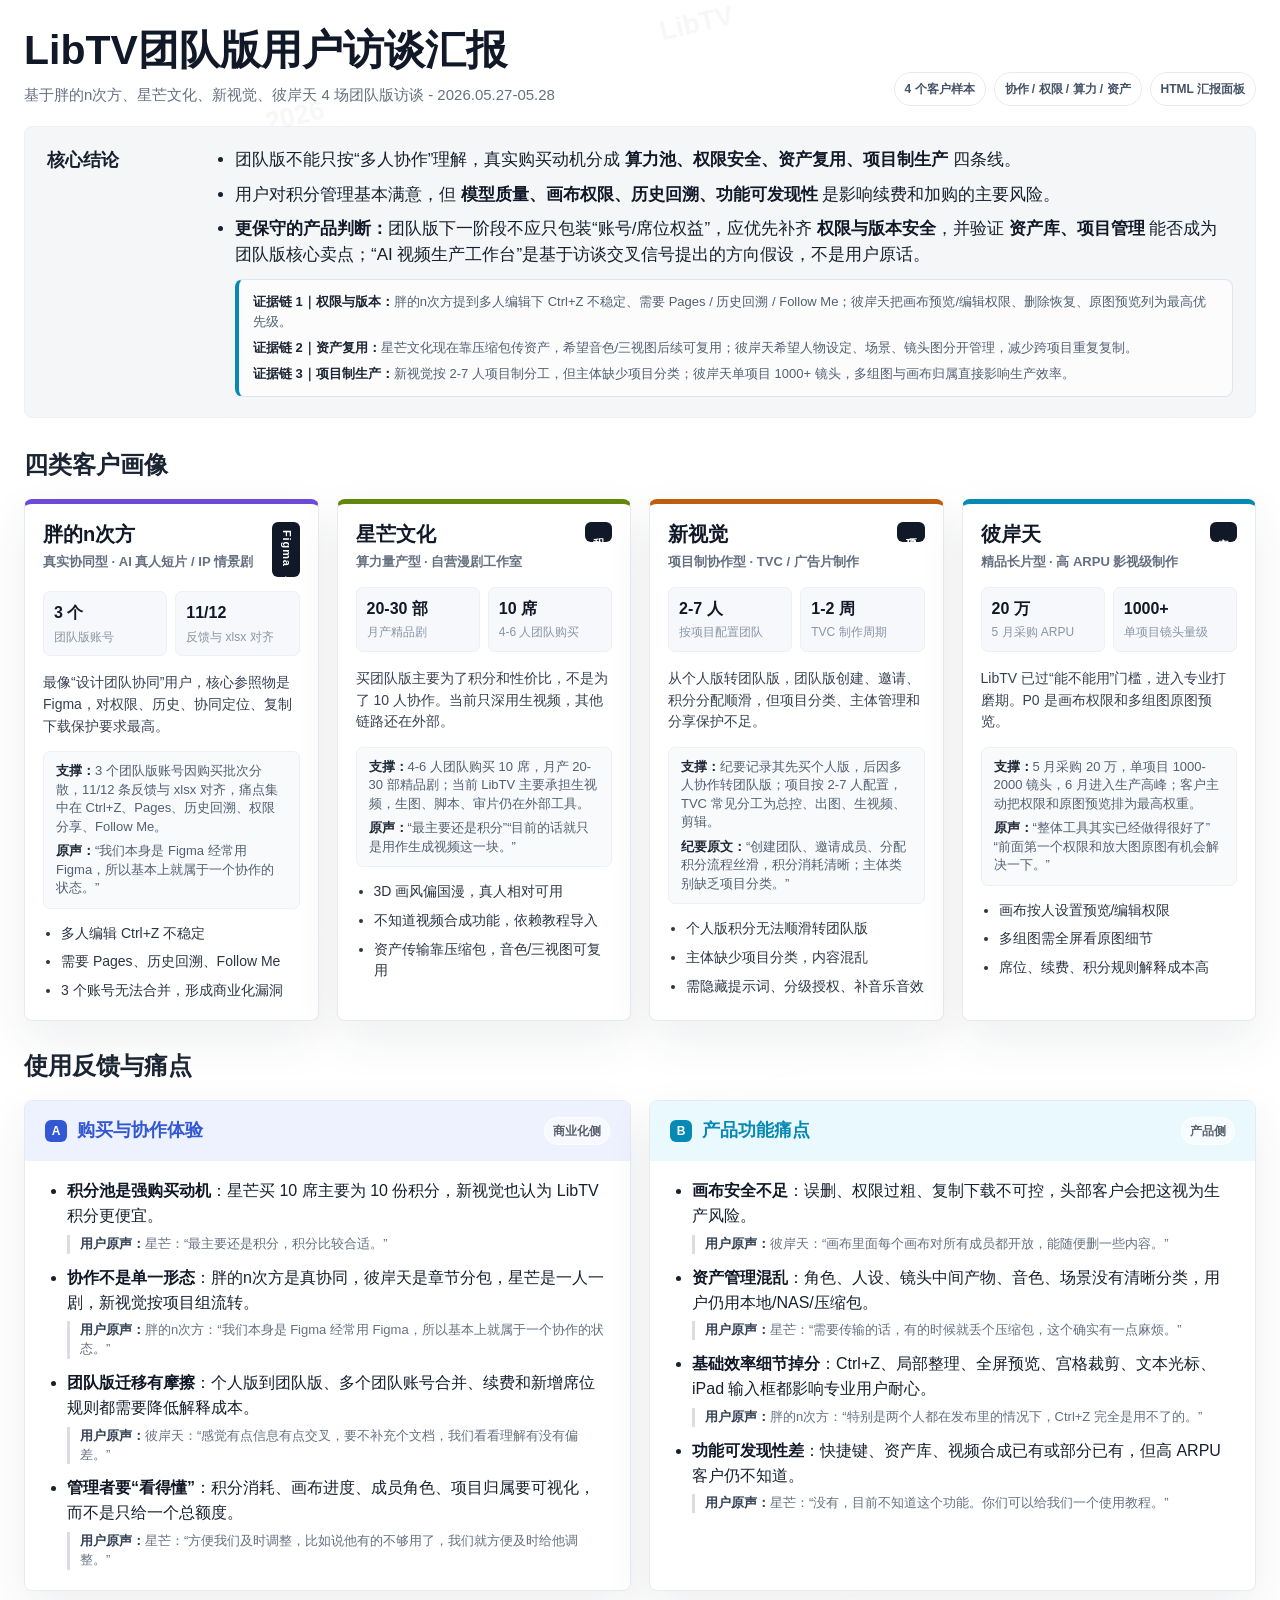
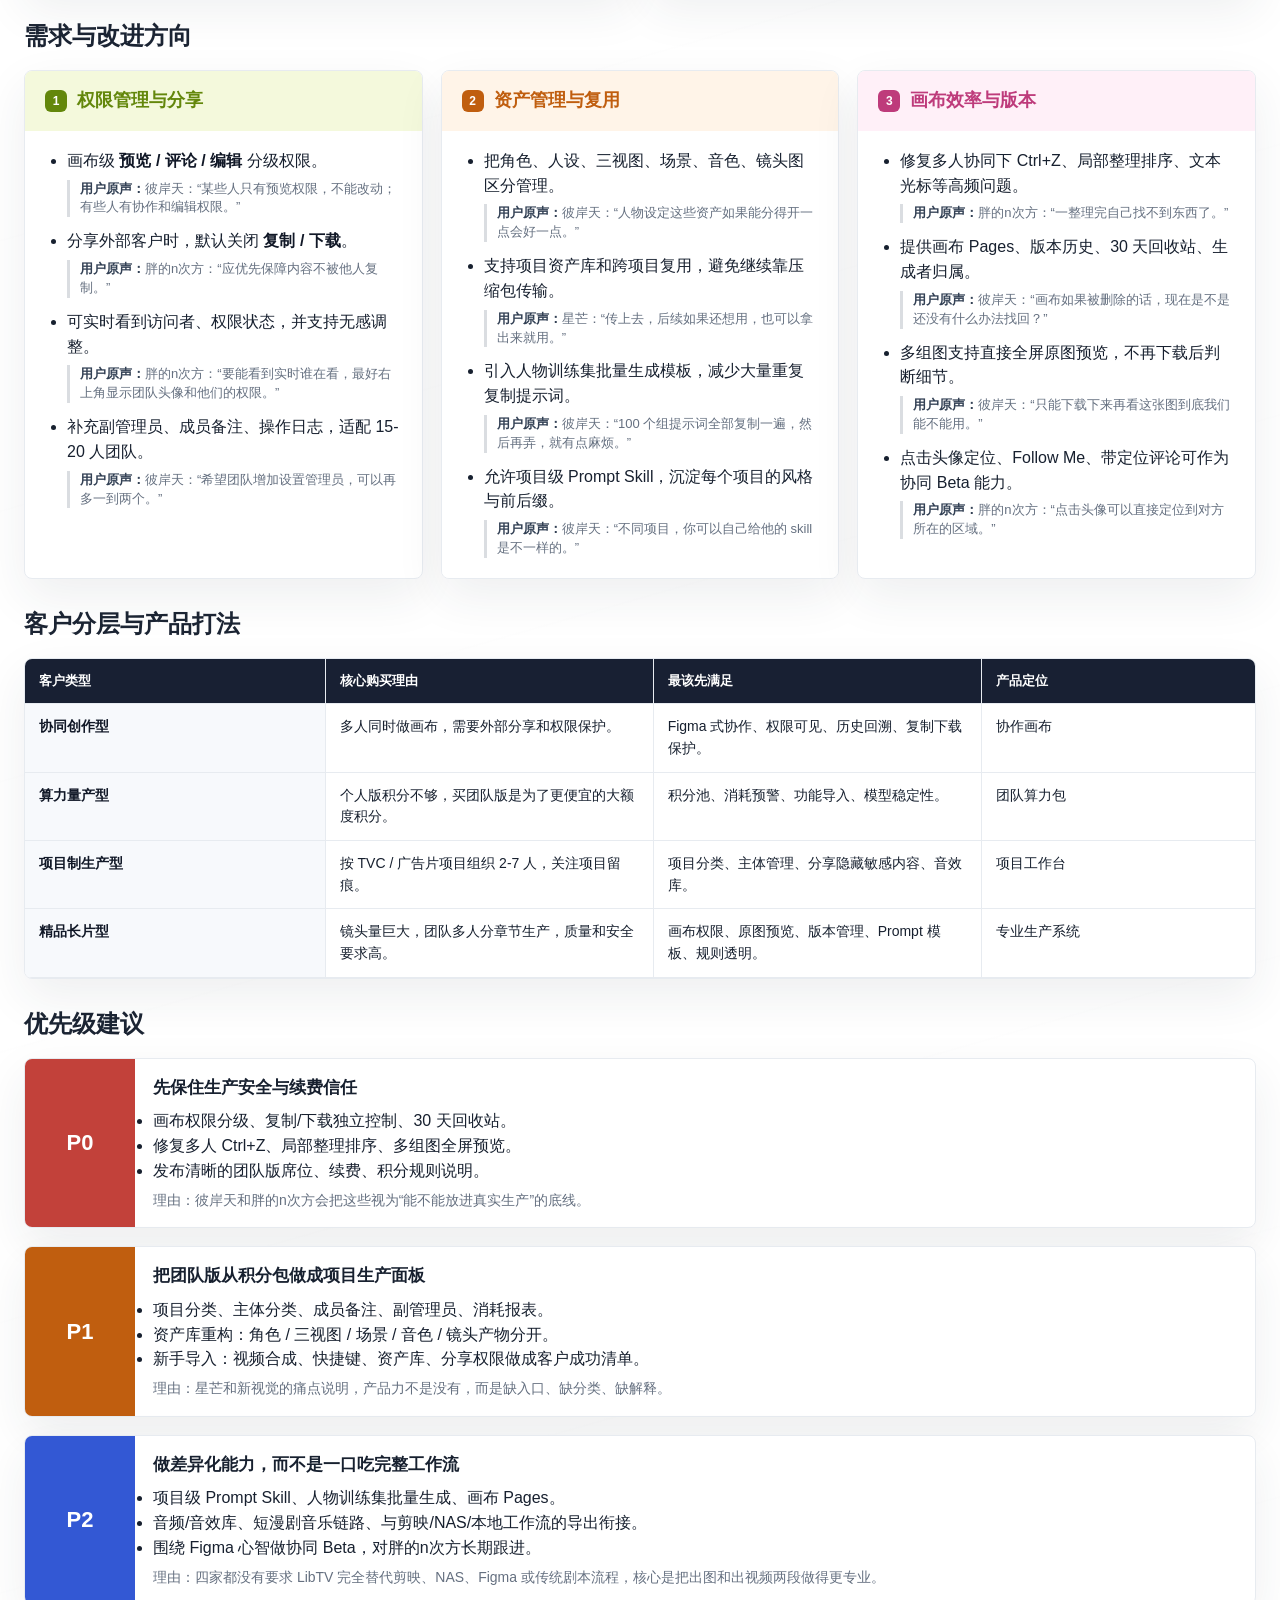
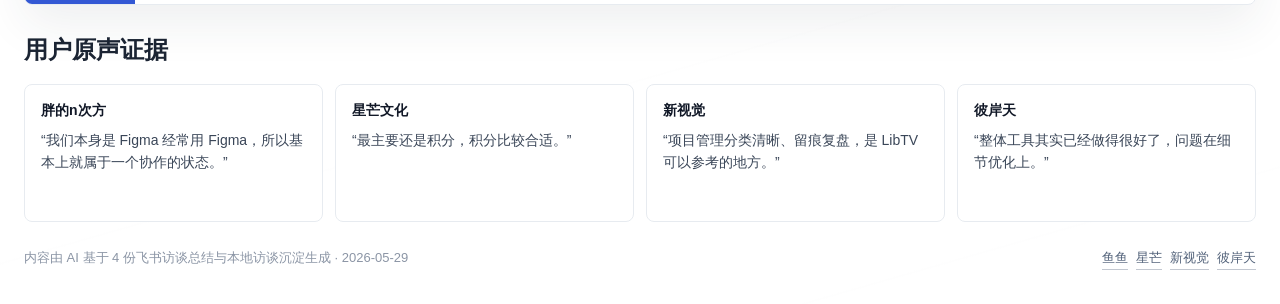
<file: index.html>
<!DOCTYPE html>
<html lang="zh-CN">
<head>
  <meta charset="UTF-8">
  <meta name="viewport" content="width=device-width, initial-scale=1.0">
  <title>LibTV 团队版四场访谈汇报面板</title>
  <style>
    * {
      box-sizing: border-box;
      margin: 0;
      padding: 0;
    }

    :root {
      --ink: #17202f;
      --muted: #657080;
      --faint: #8b95a5;
      --line: #e7ebf0;
      --paper: #fbfcfe;
      --panel: #ffffff;
      --soft-gray: #f4f6f8;
      --blue: #3358d4;
      --blue-bg: #eef2ff;
      --cyan: #0789b5;
      --cyan-bg: #eaf9fe;
      --green: #63870b;
      --green-bg: #f4f9dc;
      --orange: #c05e0f;
      --orange-bg: #fff4e8;
      --rose: #be3b7b;
      --rose-bg: #fff0f8;
      --slate-bg: #eef3f7;
      --purple: #6c4bd8;
      --purple-bg: #f3efff;
      --red: #c2413a;
      --red-bg: #fff1ef;
      --shadow: 0 18px 48px rgba(34, 47, 70, 0.08);
      --radius: 8px;
    }

    body {
      min-height: 100vh;
      color: var(--ink);
      background:
        linear-gradient(115deg, rgba(255,255,255,0.92), rgba(255,255,255,0.92)),
        repeating-linear-gradient(-16deg, transparent 0 130px, rgba(61,72,92,0.045) 131px 132px, transparent 133px 260px);
      font-family: -apple-system, BlinkMacSystemFont, "PingFang SC", "Microsoft YaHei", "Helvetica Neue", sans-serif;
      line-height: 1.55;
      letter-spacing: 0;
      overflow-x: hidden;
    }

    body::before {
      content: "LibTV Research 2026   LibTV Research 2026   LibTV Research 2026";
      position: fixed;
      inset: 0;
      z-index: 0;
      pointer-events: none;
      color: rgba(32, 42, 60, 0.035);
      font-size: 24px;
      font-weight: 700;
      line-height: 180px;
      transform: rotate(-13deg) scale(1.12);
      white-space: pre-wrap;
      word-spacing: 96px;
    }

    .page {
      position: relative;
      z-index: 1;
      width: min(1460px, calc(100vw - 48px));
      margin: 0 auto;
      padding: 28px 0 34px;
    }

    .top {
      display: flex;
      justify-content: space-between;
      align-items: flex-end;
      gap: 24px;
      margin-bottom: 20px;
    }

    h1 {
      font-size: clamp(28px, 3.2vw, 44px);
      line-height: 1.1;
      font-weight: 850;
      letter-spacing: 0;
      color: #111827;
    }

    .subtitle {
      margin-top: 10px;
      color: var(--muted);
      font-size: 15px;
    }

    .meta {
      display: grid;
      grid-template-columns: repeat(3, auto);
      gap: 8px;
      flex-shrink: 0;
    }

    .pill {
      border: 1px solid var(--line);
      background: rgba(255,255,255,0.78);
      padding: 7px 10px;
      border-radius: 999px;
      color: #465266;
      font-size: 12px;
      font-weight: 700;
      white-space: nowrap;
    }

    .summary {
      display: grid;
      grid-template-columns: 148px 1fr;
      gap: 18px;
      padding: 20px 22px;
      background: var(--soft-gray);
      border-radius: var(--radius);
      margin-bottom: 28px;
      border: 1px solid #edf0f4;
    }

    .summary-title {
      font-weight: 850;
      font-size: 18px;
      display: flex;
      align-items: flex-start;
      gap: 8px;
    }

    .bullets {
      display: grid;
      gap: 8px;
      list-style-position: outside;
      padding-left: 22px;
      font-size: 17px;
    }

    .summary-evidence {
      margin-top: 10px;
      padding: 12px 14px;
      display: grid;
      gap: 6px;
      background: rgba(255,255,255,0.72);
      border: 1px solid #dde5ee;
      border-left: 4px solid var(--cyan);
      border-radius: 8px;
      color: #516072;
      font-size: 13px;
      line-height: 1.55;
    }

    .summary-evidence b {
      color: #1b2433;
      font-weight: 850;
    }

    strong {
      font-weight: 850;
      color: #111827;
    }

    .section {
      margin-top: 26px;
    }

    .section-title {
      font-size: 24px;
      font-weight: 850;
      color: #1b2433;
      margin-bottom: 16px;
    }

    .grid {
      display: grid;
      gap: 18px;
    }

    .grid.two {
      grid-template-columns: repeat(2, minmax(0, 1fr));
    }

    .grid.three {
      grid-template-columns: repeat(3, minmax(0, 1fr));
    }

    .grid.four {
      grid-template-columns: repeat(4, minmax(0, 1fr));
    }

    .card {
      border-radius: var(--radius);
      border: 1px solid var(--line);
      overflow: hidden;
      background: var(--panel);
      box-shadow: var(--shadow);
    }

    .card-head {
      display: flex;
      align-items: center;
      justify-content: space-between;
      gap: 14px;
      padding: 16px 20px;
      font-weight: 850;
      font-size: 18px;
    }

    .card-head .label {
      display: flex;
      align-items: center;
      gap: 10px;
    }

    .icon {
      width: 22px;
      height: 22px;
      display: inline-grid;
      place-items: center;
      border-radius: 6px;
      color: white;
      font-size: 12px;
      font-weight: 900;
    }

    .tag {
      color: rgba(23, 32, 47, 0.7);
      font-size: 12px;
      font-weight: 800;
      padding: 4px 8px;
      border-radius: 999px;
      background: rgba(255,255,255,0.56);
      border: 1px solid rgba(255,255,255,0.64);
      white-space: nowrap;
    }

    .card-body {
      padding: 18px 22px 20px;
      background: rgba(255,255,255,0.9);
    }

    .card ul {
      display: grid;
      gap: 12px;
      padding-left: 20px;
      font-size: 16px;
    }

    .evidence {
      display: block;
      margin-top: 6px;
      padding-left: 10px;
      border-left: 3px solid rgba(101, 112, 128, 0.24);
      color: #657080;
      font-size: 13px;
      line-height: 1.45;
    }

    .evidence b {
      color: #334155;
      font-weight: 850;
    }

    .blue .card-head { background: var(--blue-bg); color: var(--blue); }
    .blue .icon { background: var(--blue); }
    .cyan .card-head { background: var(--cyan-bg); color: var(--cyan); }
    .cyan .icon { background: var(--cyan); }
    .green .card-head { background: var(--green-bg); color: var(--green); }
    .green .icon { background: var(--green); }
    .orange .card-head { background: var(--orange-bg); color: var(--orange); }
    .orange .icon { background: var(--orange); }
    .rose .card-head { background: var(--rose-bg); color: var(--rose); }
    .rose .icon { background: var(--rose); }
    .purple .card-head { background: var(--purple-bg); color: var(--purple); }
    .purple .icon { background: var(--purple); }
    .red .card-head { background: var(--red-bg); color: var(--red); }
    .red .icon { background: var(--red); }

    .customer {
      padding: 18px;
      min-height: 255px;
      display: flex;
      flex-direction: column;
      gap: 14px;
      border-radius: var(--radius);
      background: var(--panel);
      border: 1px solid var(--line);
      box-shadow: var(--shadow);
    }

    .customer-title {
      display: flex;
      justify-content: space-between;
      align-items: flex-start;
      gap: 12px;
    }

    .customer h3 {
      font-size: 20px;
      line-height: 1.2;
      color: #111827;
    }

    .customer-type {
      margin-top: 6px;
      color: var(--muted);
      font-size: 13px;
      font-weight: 700;
    }

    .metric-row {
      display: grid;
      grid-template-columns: repeat(2, minmax(0, 1fr));
      gap: 8px;
    }

    .metric {
      border-radius: 7px;
      padding: 9px 10px;
      background: #f6f8fb;
      border: 1px solid #edf0f4;
    }

    .metric b {
      display: block;
      font-size: 16px;
      color: #111827;
    }

    .metric span {
      display: block;
      color: var(--faint);
      font-size: 12px;
      margin-top: 2px;
    }

    .customer-note {
      color: #374151;
      font-size: 14px;
      padding-top: 2px;
    }

    .support {
      display: grid;
      gap: 6px;
      padding: 10px 12px;
      border-radius: 7px;
      background: #f8fafc;
      border: 1px solid #edf1f5;
      color: #536173;
      font-size: 13px;
      line-height: 1.42;
    }

    .support b {
      color: #1f2937;
      font-weight: 850;
    }

    .customer .mini-list {
      display: grid;
      gap: 7px;
      color: #2c3544;
      font-size: 14px;
      padding-left: 18px;
    }

    .ribbon {
      writing-mode: vertical-rl;
      text-orientation: mixed;
      padding: 8px 5px;
      border-radius: 6px;
      background: #111827;
      color: #fff;
      font-size: 11px;
      font-weight: 850;
      letter-spacing: 0.08em;
      white-space: nowrap;
    }

    .customer.yuyu { border-top: 5px solid var(--purple); }
    .customer.xingmang { border-top: 5px solid var(--green); }
    .customer.xinshijue { border-top: 5px solid var(--orange); }
    .customer.biantaian { border-top: 5px solid var(--cyan); }

    .matrix {
      display: grid;
      grid-template-columns: 1.1fr 1.2fr 1.2fr 1fr;
      border-radius: var(--radius);
      overflow: hidden;
      border: 1px solid var(--line);
      background: white;
      box-shadow: var(--shadow);
    }

    .matrix div {
      padding: 12px 14px;
      border-right: 1px solid var(--line);
      border-bottom: 1px solid var(--line);
      font-size: 14px;
    }

    .matrix div:nth-child(4n) {
      border-right: 0;
    }

    .matrix .head {
      background: #182033;
      color: white;
      font-weight: 850;
      font-size: 13px;
    }

    .matrix .axis {
      font-weight: 850;
      color: #111827;
      background: #f7f9fc;
    }

    .roadmap {
      display: grid;
      grid-template-columns: 110px 1fr;
      gap: 12px;
    }

    .priority {
      display: grid;
      grid-template-columns: 110px 1fr;
      align-items: stretch;
      border: 1px solid var(--line);
      border-radius: var(--radius);
      overflow: hidden;
      background: white;
      box-shadow: var(--shadow);
    }

    .priority-level {
      display: grid;
      place-items: center;
      padding: 16px 10px;
      font-size: 22px;
      font-weight: 900;
      color: white;
    }

    .priority-body {
      padding: 16px 18px;
    }

    .priority-body h3 {
      font-size: 17px;
      margin-bottom: 8px;
    }

    .priority-body p {
      color: var(--muted);
      font-size: 14px;
      margin-top: 6px;
    }

    .p0 .priority-level { background: var(--red); }
    .p1 .priority-level { background: var(--orange); }
    .p2 .priority-level { background: var(--blue); }

    .quote-strip {
      display: grid;
      grid-template-columns: repeat(4, minmax(0, 1fr));
      gap: 12px;
    }

    .quote {
      border-radius: var(--radius);
      padding: 15px 16px;
      border: 1px solid var(--line);
      background: rgba(255,255,255,0.9);
      min-height: 138px;
    }

    .quote b {
      display: block;
      color: #111827;
      font-size: 14px;
      margin-bottom: 8px;
    }

    .quote p {
      color: #3a4658;
      font-size: 14px;
    }

    .footer {
      margin-top: 26px;
      display: flex;
      justify-content: space-between;
      gap: 16px;
      color: var(--faint);
      font-size: 13px;
    }

    .source-links {
      display: flex;
      flex-wrap: wrap;
      gap: 8px;
    }

    .source-links a {
      color: #506078;
      text-decoration: none;
      border-bottom: 1px solid rgba(80,96,120,0.35);
    }

    @media (max-width: 1180px) {
      .grid.four,
      .quote-strip {
        grid-template-columns: repeat(2, minmax(0, 1fr));
      }

      .grid.three {
        grid-template-columns: 1fr;
      }
    }

    @media (max-width: 760px) {
      .page {
        width: min(100vw - 24px, 720px);
        padding-top: 18px;
      }

      .top,
      .footer {
        display: block;
      }

      .meta {
        margin-top: 14px;
        grid-template-columns: 1fr;
      }

      .summary,
      .grid.two,
      .grid.four,
      .quote-strip,
      .matrix {
        grid-template-columns: 1fr;
      }

      .matrix .head {
        display: none;
      }

      .matrix div {
        border-right: 0;
      }

      .priority {
        grid-template-columns: 1fr;
      }

      .priority-level {
        min-height: 56px;
      }
    }

    @media print {
      body {
        background: white;
      }

      body::before {
        display: none;
      }

      .page {
        width: 100%;
        padding: 0;
      }

      .card,
      .customer,
      .matrix,
      .priority,
      .quote {
        box-shadow: none;
      }
    }
  </style>
</head>
<body>
  <main class="page">
    <header class="top">
      <div>
        <h1>LibTV团队版用户访谈汇报</h1>
        <p class="subtitle">基于胖的n次方、星芒文化、新视觉、彼岸天 4 场团队版访谈 - 2026.05.27-05.28</p>
      </div>
      <div class="meta">
        <div class="pill">4 个客户样本</div>
        <div class="pill">协作 / 权限 / 算力 / 资产</div>
        <div class="pill">HTML 汇报面板</div>
      </div>
    </header>

    <section class="summary">
      <div class="summary-title"><span>核心结论</span></div>
      <ul class="bullets">
        <li>团队版不能只按“多人协作”理解，真实购买动机分成 <strong>算力池、权限安全、资产复用、项目制生产</strong> 四条线。</li>
        <li>用户对积分管理基本满意，但 <strong>模型质量、画布权限、历史回溯、功能可发现性</strong> 是影响续费和加购的主要风险。</li>
        <li>
          <strong>更保守的产品判断：</strong>团队版下一阶段不应只包装“账号/席位权益”，应优先补齐 <strong>权限与版本安全</strong>，并验证 <strong>资产库、项目管理</strong> 能否成为团队版核心卖点；“AI 视频生产工作台”是基于访谈交叉信号提出的方向假设，不是用户原话。
          <div class="summary-evidence">
            <p><b>证据链 1｜权限与版本：</b>胖的n次方提到多人编辑下 Ctrl+Z 不稳定、需要 Pages / 历史回溯 / Follow Me；彼岸天把画布预览/编辑权限、删除恢复、原图预览列为最高优先级。</p>
            <p><b>证据链 2｜资产复用：</b>星芒文化现在靠压缩包传资产，希望音色/三视图后续可复用；彼岸天希望人物设定、场景、镜头图分开管理，减少跨项目重复复制。</p>
            <p><b>证据链 3｜项目制生产：</b>新视觉按 2-7 人项目制分工，但主体缺少项目分类；彼岸天单项目 1000+ 镜头，多组图与画布归属直接影响生产效率。</p>
          </div>
        </li>
      </ul>
    </section>

    <section class="section">
      <h2 class="section-title">四类客户画像</h2>
      <div class="grid four">
        <article class="customer yuyu">
          <div class="customer-title">
            <div>
              <h3>胖的n次方</h3>
              <p class="customer-type">真实协同型 · AI 真人短片 / IP 情景剧</p>
            </div>
            <div class="ribbon">Figma心智</div>
          </div>
          <div class="metric-row">
            <div class="metric"><b>3 个</b><span>团队版账号</span></div>
            <div class="metric"><b>11/12</b><span>反馈与 xlsx 对齐</span></div>
          </div>
          <p class="customer-note">最像“设计团队协同”用户，核心参照物是 Figma，对权限、历史、协同定位、复制下载保护要求最高。</p>
          <div class="support">
            <p><b>支撑：</b>3 个团队版账号因购买批次分散，11/12 条反馈与 xlsx 对齐，痛点集中在 Ctrl+Z、Pages、历史回溯、权限分享、Follow Me。</p>
            <p><b>原声：</b>“我们本身是 Figma 经常用 Figma，所以基本上就属于一个协作的状态。”</p>
          </div>
          <ul class="mini-list">
            <li>多人编辑 Ctrl+Z 不稳定</li>
            <li>需要 Pages、历史回溯、Follow Me</li>
            <li>3 个账号无法合并，形成商业化漏洞</li>
          </ul>
        </article>

        <article class="customer xingmang">
          <div class="customer-title">
            <div>
              <h3>星芒文化</h3>
              <p class="customer-type">算力量产型 · 自营漫剧工作室</p>
            </div>
            <div class="ribbon">积分优先</div>
          </div>
          <div class="metric-row">
            <div class="metric"><b>20-30 部</b><span>月产精品剧</span></div>
            <div class="metric"><b>10 席</b><span>4-6 人团队购买</span></div>
          </div>
          <p class="customer-note">买团队版主要为了积分和性价比，不是为了 10 人协作。当前只深用生视频，其他链路还在外部。</p>
          <div class="support">
            <p><b>支撑：</b>4-6 人团队购买 10 席，月产 20-30 部精品剧；当前 LibTV 主要承担生视频，生图、脚本、审片仍在外部工具。</p>
            <p><b>原声：</b>“最主要还是积分”“目前的话就只是用作生成视频这一块。”</p>
          </div>
          <ul class="mini-list">
            <li>3D 画风偏国漫，真人相对可用</li>
            <li>不知道视频合成功能，依赖教程导入</li>
            <li>资产传输靠压缩包，音色/三视图可复用</li>
          </ul>
        </article>

        <article class="customer xinshijue">
          <div class="customer-title">
            <div>
              <h3>新视觉</h3>
              <p class="customer-type">项目制协作型 · TVC / 广告片制作</p>
            </div>
            <div class="ribbon">项目管理</div>
          </div>
          <div class="metric-row">
            <div class="metric"><b>2-7 人</b><span>按项目配置团队</span></div>
            <div class="metric"><b>1-2 周</b><span>TVC 制作周期</span></div>
          </div>
          <p class="customer-note">从个人版转团队版，团队版创建、邀请、积分分配顺滑，但项目分类、主体管理和分享保护不足。</p>
          <div class="support">
            <p><b>支撑：</b>纪要记录其先买个人版，后因多人协作转团队版；项目按 2-7 人配置，TVC 常见分工为总控、出图、生视频、剪辑。</p>
            <p><b>纪要原文：</b>“创建团队、邀请成员、分配积分流程丝滑，积分消耗清晰；主体类别缺乏项目分类。”</p>
          </div>
          <ul class="mini-list">
            <li>个人版积分无法顺滑转团队版</li>
            <li>主体缺少项目分类，内容混乱</li>
            <li>需隐藏提示词、分级授权、补音乐音效</li>
          </ul>
        </article>

        <article class="customer biantaian">
          <div class="customer-title">
            <div>
              <h3>彼岸天</h3>
              <p class="customer-type">精品长片型 · 高 ARPU 影视级制作</p>
            </div>
            <div class="ribbon">安全效率</div>
          </div>
          <div class="metric-row">
            <div class="metric"><b>20 万</b><span>5 月采购 ARPU</span></div>
            <div class="metric"><b>1000+</b><span>单项目镜头量级</span></div>
          </div>
          <p class="customer-note">LibTV 已过“能不能用”门槛，进入专业打磨期。P0 是画布权限和多组图原图预览。</p>
          <div class="support">
            <p><b>支撑：</b>5 月采购 20 万，单项目 1000-2000 镜头，6 月进入生产高峰；客户主动把权限和原图预览排为最高权重。</p>
            <p><b>原声：</b>“整体工具其实已经做得很好了”“前面第一个权限和放大图原图有机会解决一下。”</p>
          </div>
          <ul class="mini-list">
            <li>画布按人设置预览/编辑权限</li>
            <li>多组图需全屏看原图细节</li>
            <li>席位、续费、积分规则解释成本高</li>
          </ul>
        </article>
      </div>
    </section>

    <section class="section">
      <h2 class="section-title">使用反馈与痛点</h2>
      <div class="grid two">
        <article class="card blue">
          <div class="card-head">
            <div class="label"><span class="icon">A</span><span>购买与协作体验</span></div>
            <span class="tag">商业化侧</span>
          </div>
          <div class="card-body">
            <ul>
              <li>
                <strong>积分池是强购买动机</strong>：星芒买 10 席主要为 10 份积分，新视觉也认为 LibTV 积分更便宜。
                <span class="evidence"><b>用户原声：</b>星芒：“最主要还是积分，积分比较合适。”</span>
              </li>
              <li>
                <strong>协作不是单一形态</strong>：胖的n次方是真协同，彼岸天是章节分包，星芒是一人一剧，新视觉按项目组流转。
                <span class="evidence"><b>用户原声：</b>胖的n次方：“我们本身是 Figma 经常用 Figma，所以基本上就属于一个协作的状态。”</span>
              </li>
              <li>
                <strong>团队版迁移有摩擦</strong>：个人版到团队版、多个团队账号合并、续费和新增席位规则都需要降低解释成本。
                <span class="evidence"><b>用户原声：</b>彼岸天：“感觉有点信息有点交叉，要不补充个文档，我们看看理解有没有偏差。”</span>
              </li>
              <li>
                <strong>管理者要“看得懂”</strong>：积分消耗、画布进度、成员角色、项目归属要可视化，而不是只给一个总额度。
                <span class="evidence"><b>用户原声：</b>星芒：“方便我们及时调整，比如说他有的不够用了，我们就方便及时给他调整。”</span>
              </li>
            </ul>
          </div>
        </article>

        <article class="card cyan">
          <div class="card-head">
            <div class="label"><span class="icon">B</span><span>产品功能痛点</span></div>
            <span class="tag">产品侧</span>
          </div>
          <div class="card-body">
            <ul>
              <li>
                <strong>画布安全不足</strong>：误删、权限过粗、复制下载不可控，头部客户会把这视为生产风险。
                <span class="evidence"><b>用户原声：</b>彼岸天：“画布里面每个画布对所有成员都开放，能随便删一些内容。”</span>
              </li>
              <li>
                <strong>资产管理混乱</strong>：角色、人设、镜头中间产物、音色、场景没有清晰分类，用户仍用本地/NAS/压缩包。
                <span class="evidence"><b>用户原声：</b>星芒：“需要传输的话，有的时候就丢个压缩包，这个确实有一点麻烦。”</span>
              </li>
              <li>
                <strong>基础效率细节掉分</strong>：Ctrl+Z、局部整理、全屏预览、宫格裁剪、文本光标、iPad 输入框都影响专业用户耐心。
                <span class="evidence"><b>用户原声：</b>胖的n次方：“特别是两个人都在发布里的情况下，Ctrl+Z 完全是用不了的。”</span>
              </li>
              <li>
                <strong>功能可发现性差</strong>：快捷键、资产库、视频合成已有或部分已有，但高 ARPU 客户仍不知道。
                <span class="evidence"><b>用户原声：</b>星芒：“没有，目前不知道这个功能。你们可以给我们一个使用教程。”</span>
              </li>
            </ul>
          </div>
        </article>
      </div>
    </section>

    <section class="section">
      <h2 class="section-title">需求与改进方向</h2>
      <div class="grid three">
        <article class="card green">
          <div class="card-head">
            <div class="label"><span class="icon">1</span><span>权限管理与分享</span></div>
          </div>
          <div class="card-body">
            <ul>
              <li>
                画布级 <strong>预览 / 评论 / 编辑</strong> 分级权限。
                <span class="evidence"><b>用户原声：</b>彼岸天：“某些人只有预览权限，不能改动；有些人有协作和编辑权限。”</span>
              </li>
              <li>
                分享外部客户时，默认关闭 <strong>复制 / 下载</strong>。
                <span class="evidence"><b>用户原声：</b>胖的n次方：“应优先保障内容不被他人复制。”</span>
              </li>
              <li>
                可实时看到访问者、权限状态，并支持无感调整。
                <span class="evidence"><b>用户原声：</b>胖的n次方：“要能看到实时谁在看，最好右上角显示团队头像和他们的权限。”</span>
              </li>
              <li>
                补充副管理员、成员备注、操作日志，适配 15-20 人团队。
                <span class="evidence"><b>用户原声：</b>彼岸天：“希望团队增加设置管理员，可以再多一到两个。”</span>
              </li>
            </ul>
          </div>
        </article>

        <article class="card orange">
          <div class="card-head">
            <div class="label"><span class="icon">2</span><span>资产管理与复用</span></div>
          </div>
          <div class="card-body">
            <ul>
              <li>
                把角色、人设、三视图、场景、音色、镜头图区分管理。
                <span class="evidence"><b>用户原声：</b>彼岸天：“人物设定这些资产如果能分得开一点会好一点。”</span>
              </li>
              <li>
                支持项目资产库和跨项目复用，避免继续靠压缩包传输。
                <span class="evidence"><b>用户原声：</b>星芒：“传上去，后续如果还想用，也可以拿出来就用。”</span>
              </li>
              <li>
                引入人物训练集批量生成模板，减少大量重复复制提示词。
                <span class="evidence"><b>用户原声：</b>彼岸天：“100 个组提示词全部复制一遍，然后再弄，就有点麻烦。”</span>
              </li>
              <li>
                允许项目级 Prompt Skill，沉淀每个项目的风格与前后缀。
                <span class="evidence"><b>用户原声：</b>彼岸天：“不同项目，你可以自己给他的 skill 是不一样的。”</span>
              </li>
            </ul>
          </div>
        </article>

        <article class="card rose">
          <div class="card-head">
            <div class="label"><span class="icon">3</span><span>画布效率与版本</span></div>
          </div>
          <div class="card-body">
            <ul>
              <li>
                修复多人协同下 Ctrl+Z、局部整理排序、文本光标等高频问题。
                <span class="evidence"><b>用户原声：</b>胖的n次方：“一整理完自己找不到东西了。”</span>
              </li>
              <li>
                提供画布 Pages、版本历史、30 天回收站、生成者归属。
                <span class="evidence"><b>用户原声：</b>彼岸天：“画布如果被删除的话，现在是不是还没有什么办法找回？”</span>
              </li>
              <li>
                多组图支持直接全屏原图预览，不再下载后判断细节。
                <span class="evidence"><b>用户原声：</b>彼岸天：“只能下载下来再看这张图到底我们能不能用。”</span>
              </li>
              <li>
                点击头像定位、Follow Me、带定位评论可作为协同 Beta 能力。
                <span class="evidence"><b>用户原声：</b>胖的n次方：“点击头像可以直接定位到对方所在的区域。”</span>
              </li>
            </ul>
          </div>
        </article>
      </div>
    </section>

    <section class="section">
      <h2 class="section-title">客户分层与产品打法</h2>
      <div class="matrix">
        <div class="head">客户类型</div>
        <div class="head">核心购买理由</div>
        <div class="head">最该先满足</div>
        <div class="head">产品定位</div>

        <div class="axis">协同创作型</div>
        <div>多人同时做画布，需要外部分享和权限保护。</div>
        <div>Figma 式协作、权限可见、历史回溯、复制下载保护。</div>
        <div>协作画布</div>

        <div class="axis">算力量产型</div>
        <div>个人版积分不够，买团队版是为了更便宜的大额度积分。</div>
        <div>积分池、消耗预警、功能导入、模型稳定性。</div>
        <div>团队算力包</div>

        <div class="axis">项目制生产型</div>
        <div>按 TVC / 广告片项目组织 2-7 人，关注项目留痕。</div>
        <div>项目分类、主体管理、分享隐藏敏感内容、音效库。</div>
        <div>项目工作台</div>

        <div class="axis">精品长片型</div>
        <div>镜头量巨大，团队多人分章节生产，质量和安全要求高。</div>
        <div>画布权限、原图预览、版本管理、Prompt 模板、规则透明。</div>
        <div>专业生产系统</div>
      </div>
    </section>

    <section class="section">
      <h2 class="section-title">优先级建议</h2>
      <div class="grid">
        <article class="priority p0">
          <div class="priority-level">P0</div>
          <div class="priority-body">
            <h3>先保住生产安全与续费信任</h3>
            <ul>
              <li>画布权限分级、复制/下载独立控制、30 天回收站。</li>
              <li>修复多人 Ctrl+Z、局部整理排序、多组图全屏预览。</li>
              <li>发布清晰的团队版席位、续费、积分规则说明。</li>
            </ul>
            <p>理由：彼岸天和胖的n次方会把这些视为“能不能放进真实生产”的底线。</p>
          </div>
        </article>

        <article class="priority p1">
          <div class="priority-level">P1</div>
          <div class="priority-body">
            <h3>把团队版从积分包做成项目生产面板</h3>
            <ul>
              <li>项目分类、主体分类、成员备注、副管理员、消耗报表。</li>
              <li>资产库重构：角色 / 三视图 / 场景 / 音色 / 镜头产物分开。</li>
              <li>新手导入：视频合成、快捷键、资产库、分享权限做成客户成功清单。</li>
            </ul>
            <p>理由：星芒和新视觉的痛点说明，产品力不是没有，而是缺入口、缺分类、缺解释。</p>
          </div>
        </article>

        <article class="priority p2">
          <div class="priority-level">P2</div>
          <div class="priority-body">
            <h3>做差异化能力，而不是一口吃完整工作流</h3>
            <ul>
              <li>项目级 Prompt Skill、人物训练集批量生成、画布 Pages。</li>
              <li>音频/音效库、短漫剧音乐链路、与剪映/NAS/本地工作流的导出衔接。</li>
              <li>围绕 Figma 心智做协同 Beta，对胖的n次方长期跟进。</li>
            </ul>
            <p>理由：四家都没有要求 LibTV 完全替代剪映、NAS、Figma 或传统剧本流程，核心是把出图和出视频两段做得更专业。</p>
          </div>
        </article>
      </div>
    </section>

    <section class="section">
      <h2 class="section-title">用户原声证据</h2>
      <div class="quote-strip">
        <div class="quote">
          <b>胖的n次方</b>
          <p>“我们本身是 Figma 经常用 Figma，所以基本上就属于一个协作的状态。”</p>
        </div>
        <div class="quote">
          <b>星芒文化</b>
          <p>“最主要还是积分，积分比较合适。”</p>
        </div>
        <div class="quote">
          <b>新视觉</b>
          <p>“项目管理分类清晰、留痕复盘，是 LibTV 可以参考的地方。”</p>
        </div>
        <div class="quote">
          <b>彼岸天</b>
          <p>“整体工具其实已经做得很好了，问题在细节优化上。”</p>
        </div>
      </div>
    </section>

    <footer class="footer">
      <div>内容由 AI 基于 4 份飞书访谈总结与本地访谈沉淀生成 · 2026-05-29</div>
      <div class="source-links">
        <a href="https://resonate.feishu.cn/wiki/J7iYw159ziXtoQktGEzcclA1nke">鱼鱼</a>
        <a href="https://resonate.feishu.cn/docx/RFMNdetjyowlT1xIik8cUIR6ncj">星芒</a>
        <a href="https://resonate.feishu.cn/docx/GWOmdLyayo43e2xc7qjcxD2Qnkc">新视觉</a>
        <a href="https://resonate.feishu.cn/docx/NqqzdWKjDo4K6IxDAuQcjIT8n7b">彼岸天</a>
      </div>
    </footer>
  </main>
</body>
</html>
</file>
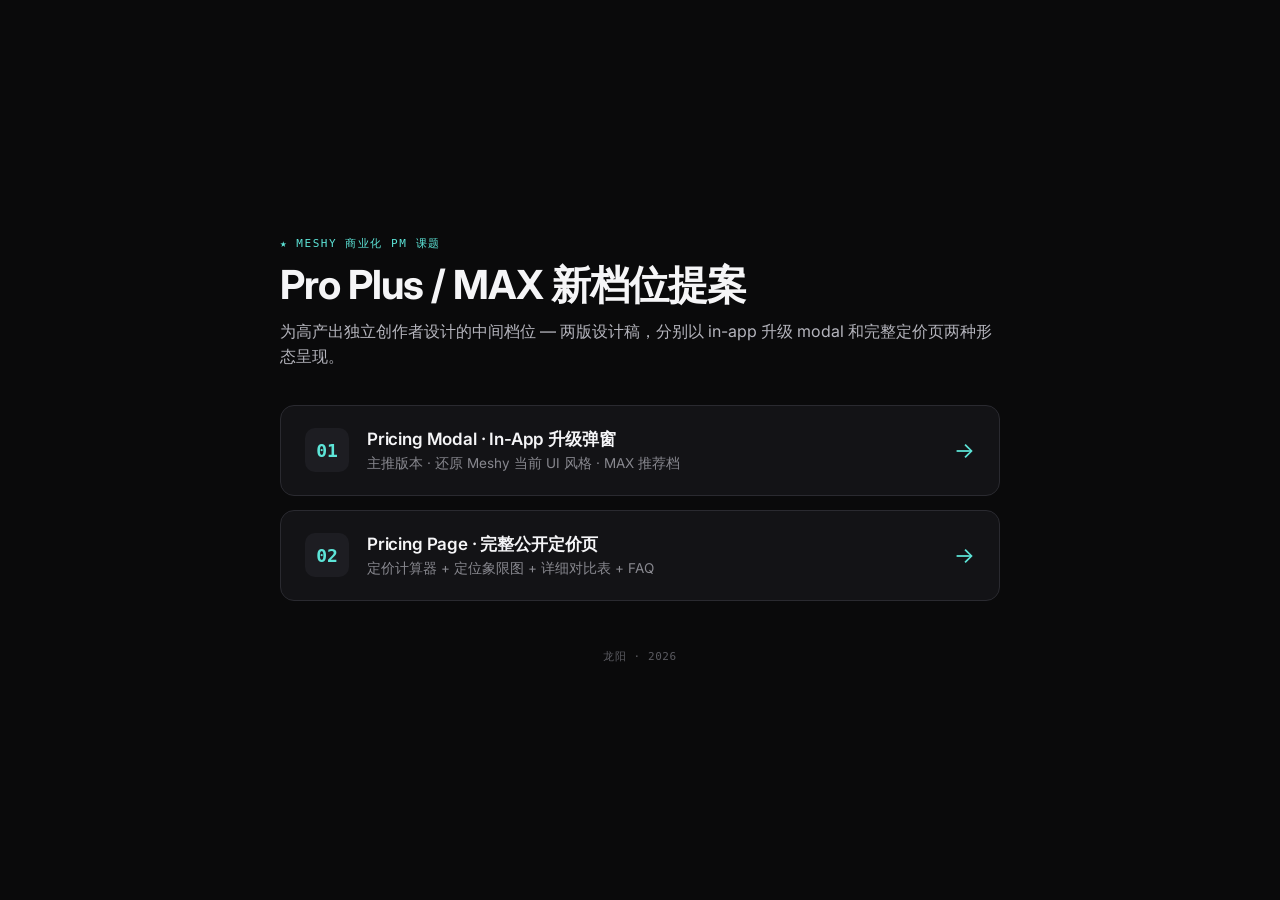
<file: deploy/index.html>
<!DOCTYPE html>
<html lang="zh-CN">
<head>
<meta charset="UTF-8">
<title>Meshy Pro Plus 提案 — Index</title>
<meta name="viewport" content="width=device-width, initial-scale=1">
<link href="https://fonts.googleapis.com/css2?family=Inter:wght@400;500;600;700&display=swap" rel="stylesheet">
<style>
  * { box-sizing: border-box; }
  body {
    margin: 0; padding: 48px 24px;
    background: #0a0a0b;
    color: #f5f5f7;
    font-family: 'Inter', system-ui, sans-serif;
    min-height: 100vh;
    display: grid; place-items: center;
  }
  .wrap { max-width: 720px; width: 100%; }
  .eyebrow {
    font-size: 11px; letter-spacing: 0.14em; text-transform: uppercase;
    color: #5de5d8; margin-bottom: 12px; font-family: monospace;
  }
  h1 {
    font-size: 40px; font-weight: 700; letter-spacing: -0.025em;
    margin: 0 0 12px; line-height: 1.1;
  }
  p.lede { color: #b5b5bd; font-size: 16px; margin: 0 0 36px; line-height: 1.55; }
  .cards { display: grid; gap: 14px; }
  .card {
    background: #131316;
    border: 1px solid #2a2a30;
    border-radius: 14px;
    padding: 22px 24px;
    display: flex; align-items: center; gap: 18px;
    transition: all 0.2s;
    text-decoration: none; color: inherit;
  }
  .card:hover { background: #1a1a1f; border-color: #5de5d8; transform: translateY(-1px); }
  .card .num {
    width: 44px; height: 44px;
    border-radius: 10px;
    background: #1d1d22;
    display: grid; place-items: center;
    font-family: monospace; font-weight: 700; font-size: 18px;
    color: #5de5d8;
    flex-shrink: 0;
  }
  .card .body { flex: 1; min-width: 0; }
  .card h3 { margin: 0 0 4px; font-size: 17px; font-weight: 600; letter-spacing: -0.01em; }
  .card p { margin: 0; font-size: 13.5px; color: #88888f; }
  .card .arrow { color: #5de5d8; font-size: 22px; }
  footer {
    margin-top: 48px;
    color: #5a5a60;
    font-family: monospace;
    font-size: 11px;
    letter-spacing: 0.05em;
    text-align: center;
  }
</style>
</head>
<body>
  <div class="wrap">
    <div class="eyebrow">★ Meshy 商业化 PM 课题</div>
    <h1>Pro Plus / MAX 新档位提案</h1>
    <p class="lede">为高产出独立创作者设计的中间档位 — 两版设计稿，分别以 in-app 升级 modal 和完整定价页两种形态呈现。</p>

    <div class="cards">
      <a class="card" href="Pricing Modal.html">
        <span class="num">01</span>
        <div class="body">
          <h3>Pricing Modal · In-App 升级弹窗</h3>
          <p>主推版本 · 还原 Meshy 当前 UI 风格 · MAX 推荐档</p>
        </div>
        <span class="arrow">→</span>
      </a>
      <a class="card" href="Pricing.html">
        <span class="num">02</span>
        <div class="body">
          <h3>Pricing Page · 完整公开定价页</h3>
          <p>定价计算器 + 定位象限图 + 详细对比表 + FAQ</p>
        </div>
        <span class="arrow">→</span>
      </a>
    </div>

    <footer>龙阳 · 2026</footer>
  </div>
</body>
</html>
</file>
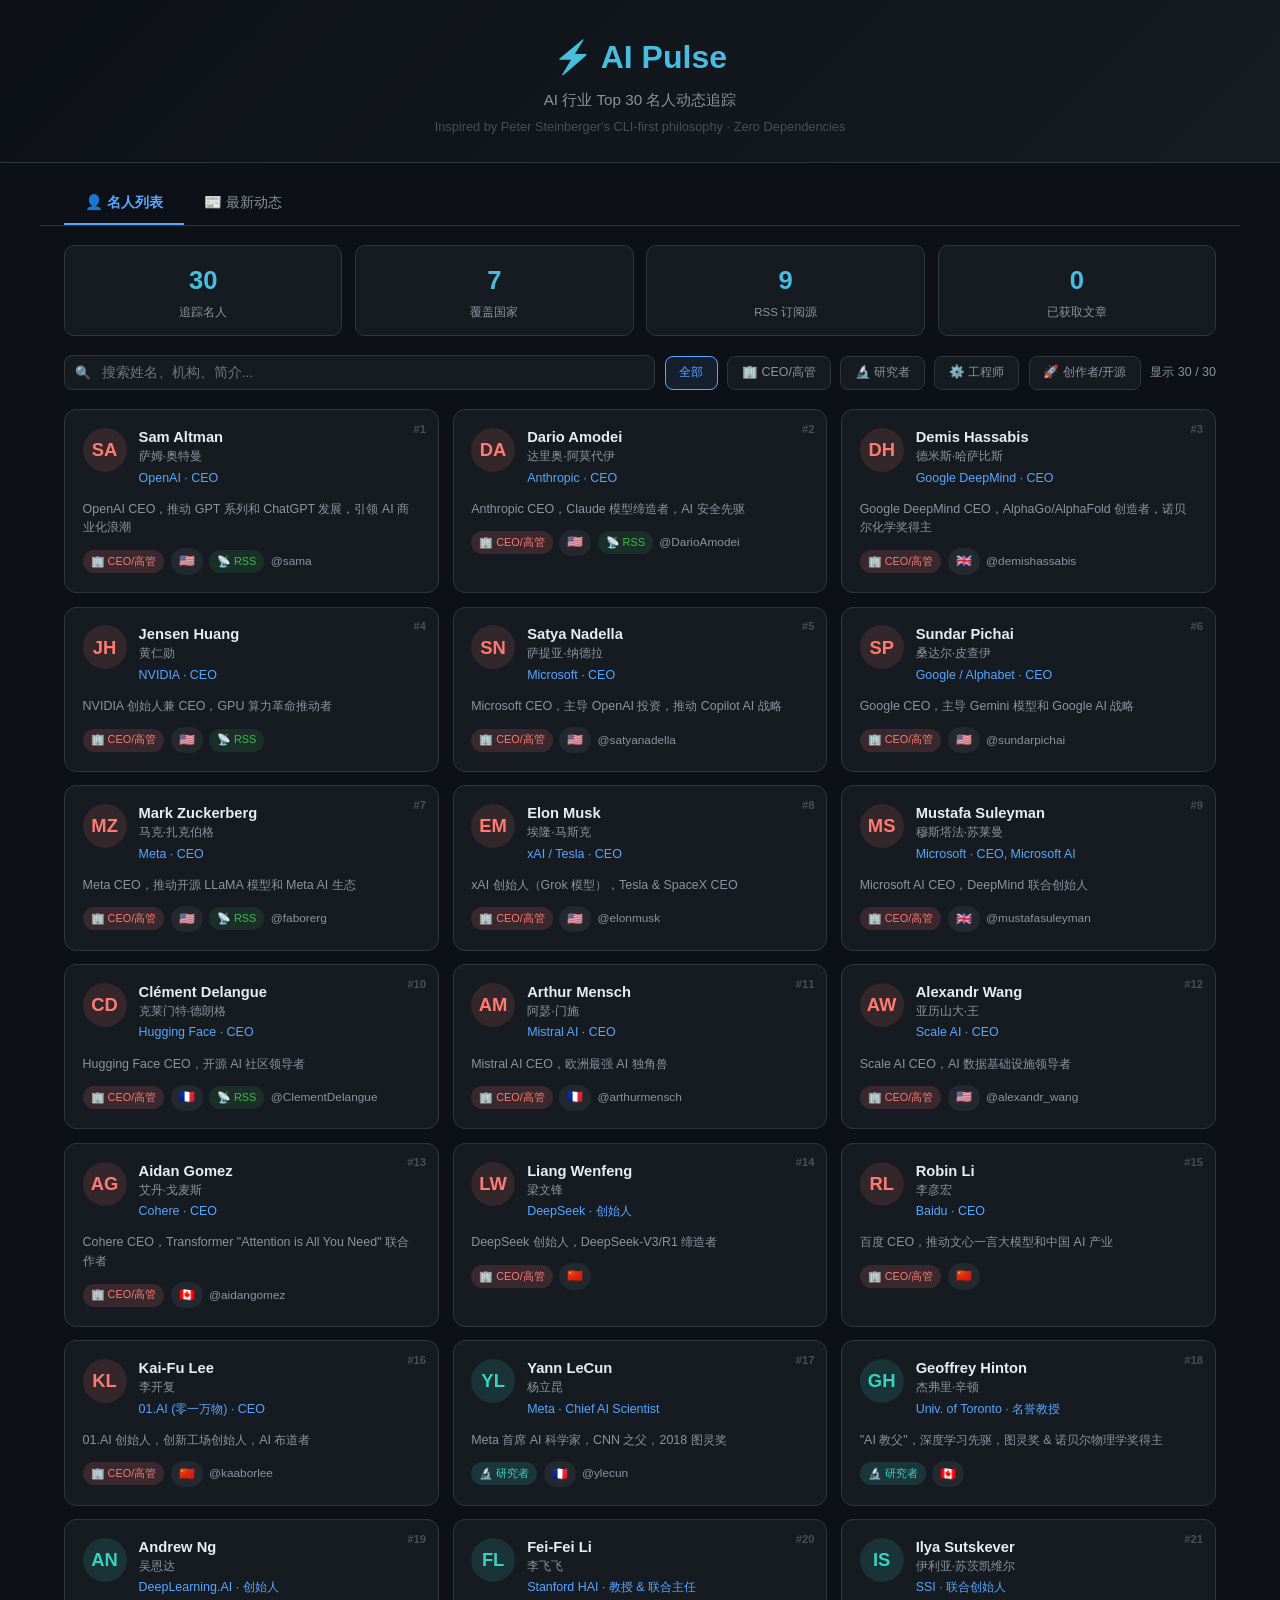
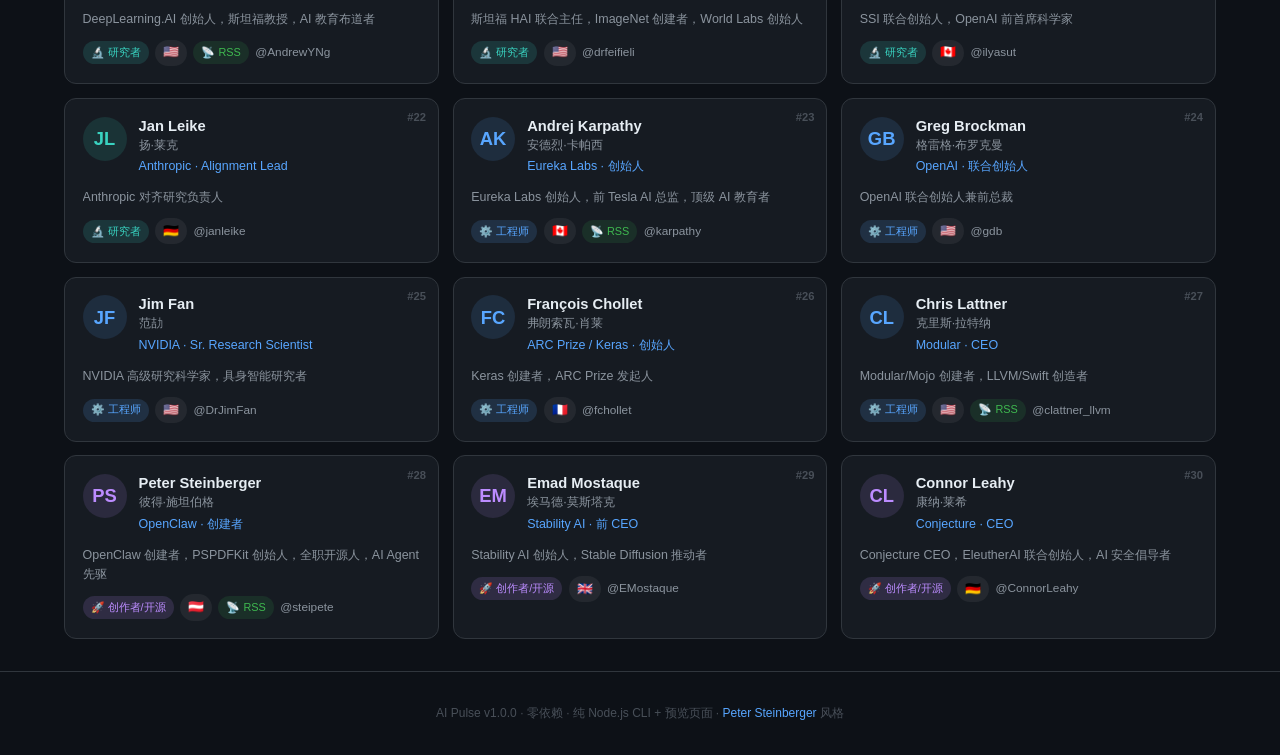
<file: preview.html>
<!DOCTYPE html>
<html lang="zh-CN">
<head>
<meta charset="UTF-8">
<meta name="viewport" content="width=device-width, initial-scale=1.0">
<title>⚡ AI Pulse — AI 行业 Top 30 名人动态追踪</title>
<style>
  :root {
    --bg: #0d1117;
    --card: #161b22;
    --card-hover: #1c2129;
    --border: #30363d;
    --text: #e6edf3;
    --text-secondary: #8b949e;
    --accent: #58a6ff;
    --cyan: #39d2c0;
    --red: #ff7b72;
    --green: #3fb950;
    --yellow: #d29922;
    --purple: #bc8cff;
    --magenta: #f778ba;
    --orange: #ffa657;
  }
  * { margin: 0; padding: 0; box-sizing: border-box; }
  body {
    font-family: -apple-system, BlinkMacSystemFont, 'Segoe UI', 'Noto Sans SC', Roboto, sans-serif;
    background: var(--bg);
    color: var(--text);
    min-height: 100vh;
    line-height: 1.6;
  }

  /* ── Header ── */
  .header {
    background: linear-gradient(135deg, #0d1117 0%, #161b22 100%);
    border-bottom: 1px solid var(--border);
    padding: 2rem 2rem 1.5rem;
    text-align: center;
  }
  .header h1 {
    font-size: 2rem; font-weight: 700;
    background: linear-gradient(90deg, var(--cyan), var(--accent));
    -webkit-background-clip: text; -webkit-text-fill-color: transparent;
    margin-bottom: 0.3rem;
  }
  .header p { color: var(--text-secondary); font-size: 0.95rem; }
  .header .subtitle { font-size: 0.8rem; color: #484f58; margin-top: 0.3rem; }

  /* ── Tab Bar ── */
  .tab-bar {
    max-width: 1200px; margin: 1.2rem auto 0; padding: 0 1.5rem;
    display: flex; gap: 0; border-bottom: 1px solid var(--border);
  }
  .tab-btn {
    padding: 0.7rem 1.3rem; border: none; background: none;
    color: var(--text-secondary); font-size: 0.9rem; cursor: pointer;
    border-bottom: 2px solid transparent; transition: all .2s;
  }
  .tab-btn:hover { color: var(--text); }
  .tab-btn.active { color: var(--accent); border-bottom-color: var(--accent); font-weight: 600; }
  .tab-content { display: none; }
  .tab-content.active { display: block; }

  /* ── Controls ── */
  .controls {
    max-width: 1200px; margin: 1.2rem auto 0; padding: 0 1.5rem;
    display: flex; gap: 0.6rem; flex-wrap: wrap; align-items: center;
  }
  .search-box { flex: 1; min-width: 200px; position: relative; }
  .search-box input {
    width: 100%; padding: 0.55rem 1rem 0.55rem 2.3rem;
    border-radius: 8px; border: 1px solid var(--border);
    background: var(--card); color: var(--text); font-size: 0.85rem; outline: none;
    transition: border-color .2s;
  }
  .search-box input:focus { border-color: var(--accent); }
  .search-box::before { content:'🔍'; position:absolute; left:.7rem; top:50%; transform:translateY(-50%); font-size:.8rem; }
  .filter-btn {
    padding: 0.48rem 0.85rem; border-radius: 8px; border: 1px solid var(--border);
    background: var(--card); color: var(--text-secondary); font-size: 0.78rem;
    cursor: pointer; transition: all .2s; white-space: nowrap;
  }
  .filter-btn:hover { border-color: var(--accent); color: var(--text); }
  .filter-btn.active { border-color: var(--accent); background: rgba(88,166,255,0.1); color: var(--accent); }
  .count-badge { color: var(--text-secondary); font-size: 0.78rem; margin-left: auto; white-space: nowrap; }

  /* ── Stats ── */
  .stats-bar {
    max-width: 1200px; margin: 0 auto 1rem; padding: 0 1.5rem;
    display: flex; gap: 0.8rem; flex-wrap: wrap;
  }
  .stat-card {
    flex: 1; min-width: 120px; background: var(--card); border: 1px solid var(--border);
    border-radius: 10px; padding: 0.85rem; text-align: center;
  }
  .stat-card .stat-num {
    font-size: 1.6rem; font-weight: 700;
    background: linear-gradient(90deg, var(--cyan), var(--accent));
    -webkit-background-clip: text; -webkit-text-fill-color: transparent;
  }
  .stat-card .stat-label { font-size: 0.72rem; color: var(--text-secondary); margin-top: 0.15rem; }

  /* ── Grid ── */
  .grid {
    max-width: 1200px; margin: 1.2rem auto 2rem; padding: 0 1.5rem;
    display: grid; grid-template-columns: repeat(auto-fill, minmax(340px, 1fr)); gap: 0.85rem;
  }

  /* ── Card ── */
  .card {
    background: var(--card); border: 1px solid var(--border); border-radius: 12px;
    padding: 1.1rem; transition: all .25s; cursor: pointer; position: relative; overflow: hidden;
  }
  .card:hover { border-color: var(--accent); transform: translateY(-2px); box-shadow: 0 8px 25px rgba(0,0,0,0.3); }
  .card .rank { position: absolute; top: .65rem; right: .75rem; font-size: .7rem; color: #484f58; font-weight: 600; }
  .card-header { display: flex; align-items: flex-start; gap: .75rem; margin-bottom: .7rem; }
  .avatar {
    width: 44px; height: 44px; border-radius: 50%; display: flex; align-items: center;
    justify-content: center; font-size: 1.15rem; flex-shrink: 0; font-weight: 700; color: #fff;
  }
  .card-info h3 { font-size: .92rem; font-weight: 600; color: var(--text); line-height: 1.3; }
  .card-info .cn-name { font-size: .78rem; color: var(--text-secondary); }
  .card-info .org { font-size: .78rem; color: var(--accent); margin-top: .1rem; }
  .card-bio {
    font-size: .78rem; color: var(--text-secondary); line-height: 1.5; margin-bottom: .7rem;
    display: -webkit-box; -webkit-line-clamp: 2; -webkit-box-orient: vertical; overflow: hidden;
  }
  .card-footer { display: flex; gap: .4rem; align-items: center; flex-wrap: wrap; }
  .tag { font-size: .68rem; padding: .18rem .5rem; border-radius: 20px; font-weight: 500; white-space: nowrap; }
  .tag-ceo        { background: rgba(255,123,114,0.15); color: var(--red); }
  .tag-researcher { background: rgba(57,210,192,0.15); color: var(--cyan); }
  .tag-engineer   { background: rgba(88,166,255,0.15); color: var(--accent); }
  .tag-creator    { background: rgba(188,140,255,0.15); color: var(--purple); }
  .tag-feed       { background: rgba(63,185,80,0.12); color: var(--green); }
  .tag-country    { background: rgba(255,255,255,0.06); color: var(--text-secondary); font-size: .8rem; }
  .tag-articles   { background: rgba(210,153,34,0.15); color: var(--yellow); }
  .x-link { font-size: .74rem; color: var(--text-secondary); text-decoration: none; transition: color .2s; }
  .x-link:hover { color: var(--accent); }

  /* ── Article Mini Preview on Card ── */
  .card-articles { margin-top: .6rem; border-top: 1px solid var(--border); padding-top: .55rem; }
  .card-articles .mini-article {
    font-size: .72rem; color: var(--text-secondary); padding: .15rem 0;
    white-space: nowrap; overflow: hidden; text-overflow: ellipsis;
    cursor: pointer; transition: color .2s;
  }
  .card-articles .mini-article:hover { color: var(--accent); }
  .card-articles .mini-article::before { content: '📄 '; }
  .card-articles .mini-article:first-child { color: var(--text); }

  /* ── Feed View ── */
  .feed-container { max-width: 820px; margin: 1.5rem auto 2rem; padding: 0 1.5rem; }
  .feed-controls { display: flex; gap: .6rem; margin-bottom: 1rem; flex-wrap: wrap; align-items: center; }
  .feed-progress {
    width: 100%; height: 3px; background: var(--border); border-radius: 2px;
    margin-bottom: 1rem; overflow: hidden;
  }
  .feed-progress-bar { height: 100%; background: var(--accent); border-radius: 2px; transition: width .3s; width: 0; }
  .feed-status { font-size: .8rem; color: var(--text-secondary); margin-bottom: 1rem; }
  .article-card {
    background: var(--card); border: 1px solid var(--border); border-radius: 10px;
    padding: 1rem 1.2rem; margin-bottom: .7rem; transition: border-color .2s; cursor: pointer;
  }
  .article-card:hover { border-color: var(--accent); }
  .article-card .article-title {
    font-size: .9rem; font-weight: 600; color: var(--text);
    text-decoration: none; display: block; margin-bottom: .35rem; line-height: 1.4;
  }
  .article-card .article-title:hover { color: var(--accent); }
  .article-card .article-meta {
    font-size: .75rem; color: var(--text-secondary); display: flex;
    gap: .6rem; align-items: center; flex-wrap: wrap;
  }
  .article-card .article-meta .person-tag {
    background: rgba(88,166,255,0.12); color: var(--accent); padding: .12rem .45rem;
    border-radius: 12px; font-size: .7rem;
  }
  .article-card .article-snippet {
    font-size: .78rem; color: var(--text-secondary); margin-top: .4rem;
    display: -webkit-box; -webkit-line-clamp: 2; -webkit-box-orient: vertical; overflow: hidden;
    line-height: 1.5;
  }

  /* ── Modal ── */
  .modal-overlay {
    display: none; position: fixed; inset: 0; background: rgba(0,0,0,0.7);
    z-index: 100; backdrop-filter: blur(4px); justify-content: center;
    align-items: flex-start; padding: 3vh 1rem; overflow-y: auto;
  }
  .modal-overlay.show { display: flex; }
  .modal {
    background: var(--card); border: 1px solid var(--border); border-radius: 16px;
    max-width: 600px; width: 100%; padding: 1.8rem; position: relative;
    margin: auto;
  }
  .modal-close {
    position: absolute; top: .8rem; right: 1rem; background: none; border: none;
    color: var(--text-secondary); font-size: 1.4rem; cursor: pointer; line-height: 1;
  }
  .modal-close:hover { color: var(--text); }
  .modal h2 { font-size: 1.3rem; margin-bottom: .15rem; }
  .modal .cn { color: var(--text-secondary); font-size: .9rem; margin-bottom: .8rem; }
  .modal .detail-row { display: flex; padding: .45rem 0; border-bottom: 1px solid rgba(48,54,61,0.5); }
  .modal .detail-label { width: 65px; color: var(--text-secondary); font-size: .82rem; flex-shrink: 0; }
  .modal .detail-value { font-size: .82rem; color: var(--text); }
  .modal .bio-full { margin-top: .8rem; font-size: .85rem; color: var(--text-secondary); line-height: 1.7; }

  .modal-articles { margin-top: 1.2rem; }
  .modal-articles h4 {
    font-size: .9rem; color: var(--accent); margin-bottom: .6rem;
    padding-bottom: .4rem; border-bottom: 1px solid var(--border);
  }
  .modal-article-item {
    padding: .5rem 0; border-bottom: 1px solid rgba(48,54,61,0.3);
  }
  .modal-article-item:last-child { border-bottom: none; }
  .modal-article-item a {
    font-size: .82rem; color: var(--text); text-decoration: none; font-weight: 500;
    line-height: 1.4; display: block;
  }
  .modal-article-item a:hover { color: var(--accent); }
  .modal-article-item .meta { font-size: .72rem; color: var(--text-secondary); margin-top: .2rem; }
  .modal-article-item .snippet {
    font-size: .75rem; color: #6e7681; margin-top: .2rem; line-height: 1.4;
    display: -webkit-box; -webkit-line-clamp: 2; -webkit-box-orient: vertical; overflow: hidden;
  }
  .loading-dots::after {
    content: ''; animation: dots 1.5s steps(4, end) infinite;
  }
  @keyframes dots {
    0% { content: ''; } 25% { content: '.'; } 50% { content: '..'; } 75% { content: '...'; }
  }
  .skeleton { background: linear-gradient(90deg, var(--border) 25%, #3a414a 50%, var(--border) 75%);
    background-size: 200% 100%; animation: shimmer 1.5s infinite; border-radius: 4px; height: 14px; margin: 6px 0; }
  @keyframes shimmer { 0% { background-position: 200% 0; } 100% { background-position: -200% 0; } }

  /* ══════ Article Reader ══════ */
  .reader-overlay {
    display: none; position: fixed; inset: 0; z-index: 200; background: var(--bg);
    flex-direction: column;
  }
  .reader-overlay.show { display: flex; }

  .reader-topbar {
    height: 48px; background: var(--card); border-bottom: 1px solid var(--border);
    display: flex; align-items: center; padding: 0 1rem; gap: .8rem; flex-shrink: 0;
  }
  .reader-back {
    background: none; border: 1px solid var(--border); border-radius: 6px;
    color: var(--text); padding: .3rem .8rem; font-size: .82rem; cursor: pointer;
    display: flex; align-items: center; gap: .3rem; transition: all .2s;
  }
  .reader-back:hover { border-color: var(--accent); color: var(--accent); }
  .reader-topbar-title {
    font-size: .85rem; color: var(--text); font-weight: 600;
    white-space: nowrap; overflow: hidden; text-overflow: ellipsis; flex: 1;
  }
  .reader-topbar-meta { font-size: .75rem; color: var(--text-secondary); white-space: nowrap; }
  .reader-topbar-actions { display: flex; gap: .5rem; }
  .reader-action-btn {
    background: none; border: 1px solid var(--border); border-radius: 6px;
    color: var(--text-secondary); padding: .25rem .6rem; font-size: .75rem;
    cursor: pointer; transition: all .2s;
  }
  .reader-action-btn:hover { border-color: var(--accent); color: var(--accent); }

  .reader-body { display: flex; flex: 1; overflow: hidden; }

  /* Left Panel: Interpretation */
  .reader-left {
    width: 50%; border-right: 1px solid var(--border); overflow-y: auto;
    padding: 1.5rem 1.8rem; background: var(--bg);
  }
  .reader-left h2 {
    font-size: 1.15rem; color: var(--text); margin-bottom: .3rem; line-height: 1.4;
  }
  .reader-left .reader-author {
    font-size: .8rem; color: var(--text-secondary); margin-bottom: 1.2rem;
    padding-bottom: .8rem; border-bottom: 1px solid var(--border);
  }

  .reader-section { margin-bottom: 1.5rem; }
  .reader-section-title {
    font-size: .88rem; font-weight: 700; color: var(--accent); margin-bottom: .6rem;
    display: flex; align-items: center; gap: .4rem;
  }
  .reader-section-title .icon { font-size: 1rem; }

  .reader-highlight {
    background: rgba(88,166,255,0.08); border-left: 3px solid var(--accent);
    padding: .7rem 1rem; border-radius: 0 8px 8px 0; margin-bottom: .8rem;
    font-size: .85rem; color: var(--text); line-height: 1.65;
  }
  .reader-highlight a { color: var(--accent); }

  .reader-keypoints { list-style: none; padding: 0; }
  .reader-keypoints li {
    font-size: .83rem; color: var(--text-secondary); padding: .4rem 0;
    padding-left: 1.4rem; position: relative; line-height: 1.55;
    border-bottom: 1px solid rgba(48,54,61,0.3);
  }
  .reader-keypoints li:last-child { border-bottom: none; }
  .reader-keypoints li::before {
    content: attr(data-num);
    position: absolute; left: 0; color: var(--accent); font-weight: 600; font-size: .8rem;
  }

  .reader-breakdown { font-size: .83rem; color: var(--text-secondary); line-height: 1.7; }
  .reader-breakdown h4 {
    font-size: .88rem; color: var(--red); margin: 1rem 0 .4rem; font-weight: 600;
  }
  .reader-breakdown p { margin-bottom: .7rem; }
  .reader-breakdown ul { padding-left: 1.2rem; margin-bottom: .7rem; }
  .reader-breakdown li { margin-bottom: .3rem; }

  /* Right Panel: Original */
  .reader-right {
    width: 50%; overflow-y: auto; padding: 1.5rem 1.8rem;
    background: #fafbfc; color: #1f2328;
  }
  .reader-right .original-header {
    display: flex; justify-content: space-between; align-items: center;
    margin-bottom: 1rem; padding-bottom: .6rem; border-bottom: 1px solid #d1d9e0;
  }
  .reader-right .original-tabs { display: flex; gap: 1rem; }
  .reader-right .original-tab {
    font-size: .78rem; color: #656d76; cursor: pointer; padding-bottom: .3rem;
    border-bottom: 2px solid transparent; transition: all .2s;
  }
  .reader-right .original-tab:hover { color: #1f2328; }
  .reader-right .original-tab.active { color: #cf222e; border-bottom-color: #cf222e; font-weight: 600; }
  .reader-right .original-actions { display: flex; gap: .5rem; }
  .reader-right .original-action {
    font-size: .72rem; color: #656d76; background: none; border: 1px solid #d1d9e0;
    border-radius: 4px; padding: .2rem .5rem; cursor: pointer;
  }
  .reader-right .original-action:hover { background: #f3f4f6; }

  .reader-right .original-title {
    font-size: 1.3rem; font-weight: 700; color: #1f2328; line-height: 1.4;
    margin-bottom: .5rem;
  }
  .reader-right .original-meta {
    font-size: .78rem; color: #656d76; margin-bottom: 1.2rem;
    padding-bottom: .8rem; border-bottom: 1px solid #d1d9e0;
  }
  .reader-right .original-content {
    font-size: .9rem; color: #1f2328; line-height: 1.85;
  }
  .reader-right .original-content p { margin-bottom: .8rem; }
  .reader-right .original-content h1,
  .reader-right .original-content h2,
  .reader-right .original-content h3 {
    color: #cf222e; margin: 1.2rem 0 .5rem; font-weight: 700;
  }
  .reader-right .original-content h1 { font-size: 1.15rem; }
  .reader-right .original-content h2 { font-size: 1.05rem; }
  .reader-right .original-content h3 { font-size: .95rem; }
  .reader-right .original-content a { color: #0969da; }
  .reader-right .original-content img { max-width: 100%; border-radius: 6px; margin: .5rem 0; }
  .reader-right .original-content blockquote {
    border-left: 3px solid #d1d9e0; padding-left: 1rem; color: #656d76; margin: .5rem 0;
  }
  .reader-right .original-content pre {
    background: #f6f8fa; border-radius: 6px; padding: .8rem; overflow-x: auto;
    font-size: .82rem; margin: .5rem 0;
  }
  .reader-right .original-content code {
    background: #f6f8fa; padding: .15rem .35rem; border-radius: 3px; font-size: .82rem;
  }
  .reader-right .original-content ul, .reader-right .original-content ol {
    padding-left: 1.5rem; margin-bottom: .8rem;
  }
  .reader-right .original-content li { margin-bottom: .35rem; }

  /* Right panel iframe mode */
  .reader-right { padding: 0; display: flex; flex-direction: column; }
  .reader-right .original-header {
    padding: .6rem 1.2rem; flex-shrink: 0; margin-bottom: 0;
  }
  .reader-right .iframe-wrap { flex: 1; position: relative; }
  .reader-right .iframe-wrap iframe {
    width: 100%; height: 100%; border: none; background: #fff;
  }
  .reader-right .iframe-loading {
    position: absolute; inset: 0; display: flex; flex-direction: column;
    align-items: center; justify-content: center; background: #fafbfc;
    z-index: 2; transition: opacity .3s;
  }
  .reader-right .iframe-loading.hidden { opacity: 0; pointer-events: none; }
  .reader-right .iframe-fallback {
    flex: 1; display: flex; flex-direction: column; align-items: center;
    justify-content: center; padding: 2rem; text-align: center;
  }
  .reader-right .iframe-fallback .fb-icon { font-size: 3rem; margin-bottom: .8rem; }
  .reader-right .iframe-fallback p { font-size: .85rem; color: #656d76; margin-bottom: .8rem; }
  .reader-right .iframe-fallback a {
    display: inline-block; padding: .5rem 1.5rem; background: #0969da; color: #fff;
    border-radius: 8px; text-decoration: none; font-size: .88rem; font-weight: 500;
    transition: background .2s;
  }
  .reader-right .iframe-fallback a:hover { background: #0550ae; }

  .reader-loading {
    text-align: center; padding: 3rem; color: #656d76;
  }
  .reader-loading .spinner {
    width: 32px; height: 32px; border: 3px solid #d1d9e0;
    border-top-color: #0969da; border-radius: 50%; margin: 0 auto 1rem;
    animation: spin 1s linear infinite;
  }
  @keyframes spin { to { transform: rotate(360deg); } }

  .reader-error {
    text-align: center; padding: 3rem; color: #656d76;
  }
  .reader-error .error-icon { font-size: 2rem; margin-bottom: .5rem; }

  /* Left panel enhanced */
  .reader-left { padding: 1.5rem 1.8rem; }

  @media (max-width: 900px) {
    .reader-body { flex-direction: column; }
    .reader-left, .reader-right { width: 100%; border-right: none; }
    .reader-left { border-bottom: 1px solid var(--border); max-height: 50vh; }
  }

  .empty { grid-column: 1 / -1; text-align: center; padding: 3rem; color: var(--text-secondary); }
  .empty .emoji { font-size: 2.5rem; margin-bottom: .5rem; }
  footer {
    text-align: center; padding: 2rem; color: #484f58; font-size: .75rem;
    border-top: 1px solid var(--border);
  }
  footer a { color: var(--accent); text-decoration: none; }

  @media (max-width: 720px) {
    .grid { grid-template-columns: 1fr; }
    .header h1 { font-size: 1.5rem; }
    .controls { flex-direction: column; }
    .count-badge { margin-left: 0; }
  }
</style>
</head>
<body>

<div class="header">
  <h1>⚡ AI Pulse</h1>
  <p>AI 行业 Top 30 名人动态追踪</p>
  <div class="subtitle">Inspired by Peter Steinberger's CLI-first philosophy · Zero Dependencies</div>
</div>

<div class="tab-bar">
  <button class="tab-btn active" data-tab="people">👤 名人列表</button>
  <button class="tab-btn" data-tab="feed">📰 最新动态</button>
</div>

<!-- ══════ Tab 1: 名人列表 ══════ -->
<div class="tab-content active" id="tab-people">
  <div class="stats-bar" id="stats" style="margin-top:1.2rem"></div>
  <div class="controls">
    <div class="search-box">
      <input type="text" id="search" placeholder="搜索姓名、机构、简介..." autocomplete="off">
    </div>
    <button class="filter-btn active" data-cat="all">全部</button>
    <button class="filter-btn" data-cat="ceo">🏢 CEO/高管</button>
    <button class="filter-btn" data-cat="researcher">🔬 研究者</button>
    <button class="filter-btn" data-cat="engineer">⚙️ 工程师</button>
    <button class="filter-btn" data-cat="creator">🚀 创作者/开源</button>
    <span class="count-badge" id="count"></span>
  </div>
  <div class="grid" id="grid"></div>
</div>

<!-- ══════ Tab 2: 最新动态 Feed ══════ -->
<div class="tab-content" id="tab-feed">
  <div class="feed-container">
    <div class="feed-controls">
      <button class="filter-btn active" id="btn-fetch-all" onclick="fetchAllArticles()">🔄 获取全部名人动态</button>
      <span class="feed-status" id="feed-status"></span>
    </div>
    <div class="feed-progress"><div class="feed-progress-bar" id="feed-progress-bar"></div></div>
    <div id="feed-list"></div>
  </div>
</div>

<!-- ══════ Modal ══════ -->
<div class="modal-overlay" id="modalOverlay">
  <div class="modal" id="modal"></div>
</div>

<!-- ══════ Article Reader ══════ -->
<div class="reader-overlay" id="readerOverlay">
  <div class="reader-topbar">
    <button class="reader-back" onclick="closeReader()">← 返回</button>
    <div class="reader-topbar-title" id="reader-topbar-title"></div>
    <div class="reader-topbar-meta" id="reader-topbar-meta"></div>
    <div class="reader-topbar-actions">
      <button class="reader-action-btn" onclick="openOriginalUrl()">🔗 原网页</button>
    </div>
  </div>
  <div class="reader-body">
    <div class="reader-left" id="reader-left"></div>
    <div class="reader-right" id="reader-right"></div>
  </div>
</div>

<footer>
  AI Pulse v1.0.0 · 零依赖 · 纯 Node.js CLI + 预览页面 ·
  <a href="https://steipete.me" target="_blank">Peter Steinberger</a> 风格
</footer>

<script>
// ━━━━━━━━━━━━━━━━━━━━━━━━━━━━━━━━━━━━━━━━━━
// § Data
// ━━━━━━━━━━━━━━━━━━━━━━━━━━━━━━━━━━━━━━━━━━
let PEOPLE = [];

const CAT_COLOR = {
  ceo: '#ff7b72',
  researcher: '#39d2c0',
  engineer: '#58a6ff',
  creator: '#bc8cff',
};

async function loadPeopleData() {
  try {
    const resp = await fetch('./data/people.json', { cache: 'no-store' });
    if (!resp.ok) throw new Error('HTTP ' + resp.status);
    const raw = await resp.json();
    if (!Array.isArray(raw)) throw new Error('people.json is not an array');
    PEOPLE = raw.map((p) => ({
      ...p,
      rss: Array.isArray(p.feeds) ? p.feeds : (Array.isArray(p.rss) ? p.rss : []),
      color: p.color || CAT_COLOR[p.cat] || '#58a6ff',
    }));
  } catch (err) {
    console.error('Failed to load people.json:', err);
    PEOPLE = [];
  }
}

const CAT_META = {
  ceo:        { label:'CEO/高管',    icon:'🏢', color:'#ff7b72' },
  researcher: { label:'研究者',      icon:'🔬', color:'#39d2c0' },
  engineer:   { label:'工程师',      icon:'⚙️', color:'#58a6ff' },
  creator:    { label:'创作者/开源', icon:'🚀', color:'#bc8cff' },
};

// CORS proxy list (fallback chain)
const CORS_PROXIES = [
  (u) => `https://api.allorigins.win/raw?url=${encodeURIComponent(u)}`,
  (u) => `https://corsproxy.io/?${encodeURIComponent(u)}`,
  (u) => `https://api.codetabs.com/v1/proxy?quest=${encodeURIComponent(u)}`,
];

// ━━━━━━━━━━━━━━━━━━━━━━━━━━━━━━━━━━━━━━━━━━
// § State
// ━━━━━━━━━━━━━━━━━━━━━━━━━━━━━━━━━━━━━━━━━━
let currentCat = 'all';
let searchQuery = '';
const articlesCache = {};  // personId -> [{title, link, date, source, snippet}]
let fetchingAll = false;

// ━━━━━━━━━━━━━━━━━━━━━━━━━━━━━━━━━━━━━━━━━━
// § Article Fetching
// ━━━━━━━━━━━━━━━━━━━━━━━━━━━━━━━━━━━━━━━━━━

async function fetchWithProxy(url) {
  // Try each CORS proxy in order
  for (const mkUrl of CORS_PROXIES) {
    try {
      const resp = await fetch(mkUrl(url), { signal: AbortSignal.timeout(12000) });
      if (resp.ok) {
        const text = await resp.text();
        if (text && text.length > 50) return text;
      }
    } catch {}
  }
  // Direct fetch as last resort
  try {
    const resp = await fetch(url, { signal: AbortSignal.timeout(8000) });
    if (resp.ok) return await resp.text();
  } catch {}
  return null;
}

function parseXmlArticles(xml, source) {
  const parser = new DOMParser();
  const doc = parser.parseFromString(xml, 'text/xml');
  const articles = [];

  // RSS 2.0
  doc.querySelectorAll('item').forEach(item => {
    articles.push({
      title: item.querySelector('title')?.textContent?.trim() || '',
      link: item.querySelector('link')?.textContent?.trim() || '',
      date: item.querySelector('pubDate')?.textContent?.trim() ||
            item.querySelector('dc\\:date')?.textContent?.trim() || '',
      source: item.querySelector('source')?.textContent?.trim() || source,
      snippet: stripHtml(item.querySelector('description')?.textContent?.trim() || '').slice(0, 200),
    });
  });

  // Atom
  if (articles.length === 0) {
    doc.querySelectorAll('entry').forEach(entry => {
      const linkEl = entry.querySelector('link[href]');
      articles.push({
        title: entry.querySelector('title')?.textContent?.trim() || '',
        link: linkEl?.getAttribute('href') || entry.querySelector('link')?.textContent?.trim() || '',
        date: entry.querySelector('published')?.textContent?.trim() ||
              entry.querySelector('updated')?.textContent?.trim() || '',
        source,
        snippet: stripHtml(entry.querySelector('summary')?.textContent?.trim() ||
                           entry.querySelector('content')?.textContent?.trim() || '').slice(0, 200),
      });
    });
  }

  return articles.slice(0, 10);
}

function stripHtml(s) {
  const tmp = document.createElement('div');
  tmp.innerHTML = s;
  return tmp.textContent || tmp.innerText || '';
}

async function fetchArticlesForPerson(person) {
  if (articlesCache[person.id]) return articlesCache[person.id];

  const all = [];

  // 1. Fetch personal RSS feeds
  for (const rssUrl of person.rss) {
    const xml = await fetchWithProxy(rssUrl);
    if (xml) {
      const items = parseXmlArticles(xml, person.name + ' Blog');
      all.push(...items.map(a => ({ ...a, personId: person.id, personName: person.name })));
    }
  }

  // 2. Fetch Google News for this person (as supplement or primary if no RSS)
  const newsQuery = encodeURIComponent(`"${person.name}" AI`);
  const newsUrl = `https://news.google.com/rss/search?q=${newsQuery}&hl=en-US&gl=US&ceid=US:en`;
  const newsXml = await fetchWithProxy(newsUrl);
  if (newsXml) {
    const newsItems = parseXmlArticles(newsXml, 'Google News');
    all.push(...newsItems.map(a => ({ ...a, personId: person.id, personName: person.name })));
  }

  // Deduplicate by title similarity
  const seen = new Set();
  const deduped = all.filter(a => {
    const key = a.title.toLowerCase().slice(0, 40);
    if (seen.has(key)) return false;
    seen.add(key);
    return a.title.length > 0;
  });

  // Sort by date, take top 5
  deduped.sort((a, b) => {
    if (!a.date && !b.date) return 0;
    if (!a.date) return 1;
    if (!b.date) return -1;
    return new Date(b.date) - new Date(a.date);
  });

  const result = deduped.slice(0, 5);
  articlesCache[person.id] = result;
  return result;
}

async function fetchAllArticles() {
  if (fetchingAll) return;
  fetchingAll = true;

  const btn = document.getElementById('btn-fetch-all');
  btn.textContent = '⏳ 获取中...';
  btn.disabled = true;

  const statusEl = document.getElementById('feed-status');
  const progressBar = document.getElementById('feed-progress-bar');
  const feedList = document.getElementById('feed-list');

  feedList.innerHTML = '<div style="text-align:center;color:var(--text-secondary);padding:2rem">正在获取 30 位名人的最新文章<span class="loading-dots"></span></div>';

  let completed = 0;
  const allArticles = [];

  // Fetch in batches of 5 to avoid overwhelming proxies
  for (let i = 0; i < PEOPLE.length; i += 5) {
    const batch = PEOPLE.slice(i, i + 5);
    const results = await Promise.allSettled(batch.map(p => fetchArticlesForPerson(p)));

    results.forEach((r, j) => {
      completed++;
      const pct = Math.round((completed / PEOPLE.length) * 100);
      progressBar.style.width = pct + '%';
      statusEl.textContent = `已完成 ${completed}/${PEOPLE.length} 人 (${batch[j].name})`;

      if (r.status === 'fulfilled') allArticles.push(...r.value);
    });

    // Update cards with article counts
    renderCards();
  }

  // Sort all articles by date
  allArticles.sort((a, b) => {
    if (!a.date && !b.date) return 0;
    if (!a.date) return 1;
    if (!b.date) return -1;
    return new Date(b.date) - new Date(a.date);
  });

  // Render feed
  statusEl.textContent = `获取完成！共 ${allArticles.length} 篇文章，覆盖 ${Object.keys(articlesCache).filter(k => articlesCache[k].length > 0).length} 位名人`;
  renderFeedList(allArticles);

  btn.textContent = '✅ 已获取全部';
  fetchingAll = false;
}

// ━━━━━━━━━━━━━━━━━━━━━━━━━━━━━━━━━━━━━━━━━━
// § Time Formatting
// ━━━━━━━━━━━━━━━━━━━━━━━━━━━━━━━━━━━━━━━━━━

function timeAgo(dateStr) {
  if (!dateStr) return '';
  try {
    const d = new Date(dateStr);
    if (isNaN(d)) return '';
    const diff = Date.now() - d.getTime();
    const m = Math.floor(diff / 60000);
    const h = Math.floor(diff / 3600000);
    const day = Math.floor(diff / 86400000);
    if (m < 1) return '刚刚';
    if (m < 60) return m + ' 分钟前';
    if (h < 24) return h + ' 小时前';
    if (day < 30) return day + ' 天前';
    if (day < 365) return Math.floor(day / 30) + ' 个月前';
    return Math.floor(day / 365) + ' 年前';
  } catch { return ''; }
}

function fmtDate(dateStr) {
  if (!dateStr) return '';
  try {
    return new Date(dateStr).toLocaleDateString('zh-CN', { month:'short', day:'numeric' });
  } catch { return ''; }
}

// ━━━━━━━━━━━━━━━━━━━━━━━━━━━━━━━━━━━━━━━━━━
// § Render Functions
// ━━━━━━━━━━━━━━━━━━━━━━━━━━━━━━━━━━━━━━━━━━

function getInitials(name) {
  return name.split(' ').map(w => w[0]).join('').slice(0, 2).toUpperCase();
}

function renderStats() {
  const withFeeds = PEOPLE.filter(p => p.rss.length > 0).length;
  const countries = new Set(PEOPLE.map(p => p.flag)).size;
  const withArticles = Object.keys(articlesCache).filter(k => articlesCache[k].length > 0).length;
  const totalArticles = Object.values(articlesCache).reduce((s, a) => s + a.length, 0);
  document.getElementById('stats').innerHTML = `
    <div class="stat-card"><div class="stat-num">30</div><div class="stat-label">追踪名人</div></div>
    <div class="stat-card"><div class="stat-num">${countries}</div><div class="stat-label">覆盖国家</div></div>
    <div class="stat-card"><div class="stat-num">${withFeeds}</div><div class="stat-label">RSS 订阅源</div></div>
    <div class="stat-card"><div class="stat-num">${totalArticles}</div><div class="stat-label">已获取文章</div></div>
  `;
}

function filterPeople() {
  return PEOPLE.filter(p => {
    const catMatch = currentCat === 'all' || p.cat === currentCat;
    if (!catMatch) return false;
    if (!searchQuery) return true;
    const q = searchQuery.toLowerCase();
    return p.name.toLowerCase().includes(q) || p.cn.includes(q) ||
           p.org.toLowerCase().includes(q) || p.bio.includes(q) ||
           p.role.toLowerCase().includes(q);
  });
}

function renderCards() {
  const filtered = filterPeople();
  document.getElementById('count').textContent = `显示 ${filtered.length} / ${PEOPLE.length}`;
  const grid = document.getElementById('grid');

  if (filtered.length === 0) {
    grid.innerHTML = '<div class="empty"><div class="emoji">🔍</div>未找到匹配的名人</div>';
    return;
  }

  grid.innerHTML = filtered.map(p => {
    const idx = PEOPLE.indexOf(p) + 1;
    const cat = CAT_META[p.cat];
    const arts = articlesCache[p.id] || [];
    const artHtml = arts.length > 0
      ? `<div class="card-articles">${arts.slice(0, 3).map((a, ai) =>
          `<div class="mini-article" title="${esc(a.title)}" onclick="event.stopPropagation();openReader(articlesCache['${p.id}'][${ai}])">${esc(a.title)}</div>`
        ).join('')}</div>` : '';

    return `
      <div class="card" onclick="showModal('${p.id}')">
        <div class="rank">#${idx}</div>
        <div class="card-header">
          <div class="avatar" style="background:${p.color}20;color:${p.color}">${getInitials(p.name)}</div>
          <div class="card-info">
            <h3>${esc(p.name)}</h3>
            <div class="cn-name">${esc(p.cn)}</div>
            <div class="org">${esc(p.org)} · ${esc(p.role)}</div>
          </div>
        </div>
        <div class="card-bio">${esc(p.bio)}</div>
        <div class="card-footer">
          <span class="tag tag-${p.cat}">${cat.icon} ${cat.label}</span>
          <span class="tag tag-country">${p.flag}</span>
          ${p.rss.length > 0 ? '<span class="tag tag-feed">📡 RSS</span>' : ''}
          ${arts.length > 0 ? `<span class="tag tag-articles">📄 ${arts.length} 篇</span>` : ''}
          ${p.x ? `<a class="x-link" href="https://x.com/${p.x}" target="_blank" onclick="event.stopPropagation()">@${p.x}</a>` : ''}
        </div>
        ${artHtml}
      </div>`;
  }).join('');
  renderStats();
}

// Global flat array for feed list articles
let feedArticlesFlat = [];

function renderFeedList(articles) {
  feedArticlesFlat = articles;
  const feedList = document.getElementById('feed-list');
  if (articles.length === 0) {
    feedList.innerHTML = '<div class="empty"><div class="emoji">📭</div>暂无文章数据</div>';
    return;
  }
  feedList.innerHTML = articles.map((a, i) => `
    <div class="article-card" onclick="openReader(feedArticlesFlat[${i}])">
      <div class="article-title">${esc(a.title)}</div>
      <div class="article-meta">
        ${a.personName ? `<span class="person-tag">👤 ${esc(a.personName)}</span>` : ''}
        <span>${esc(a.source)}</span>
        ${a.date ? `<span>${timeAgo(a.date)}</span>` : ''}
        ${a.date ? `<span>${fmtDate(a.date)}</span>` : ''}
      </div>
      ${a.snippet ? `<div class="article-snippet">${esc(a.snippet)}</div>` : ''}
    </div>
  `).join('');
}

function esc(s) { const d = document.createElement('div'); d.textContent = s; return d.innerHTML; }

// ── Modal ──
async function showModal(id) {
  const p = PEOPLE.find(pp => pp.id === id);
  if (!p) return;
  const cat = CAT_META[p.cat];
  const modal = document.getElementById('modal');

  // Show modal immediately with person info + loading skeleton for articles
  const articlesPlaceholder = `
    <div class="modal-articles" id="modal-articles">
      <h4>📰 最新文章 <span class="loading-dots" id="modal-loading"></span></h4>
      <div class="skeleton" style="width:90%"></div>
      <div class="skeleton" style="width:75%"></div>
      <div class="skeleton" style="width:85%"></div>
      <div class="skeleton" style="width:60%"></div>
    </div>`;

  modal.innerHTML = `
    <button class="modal-close" onclick="closeModal()">✕</button>
    <div style="display:flex;align-items:center;gap:1rem;margin-bottom:.8rem">
      <div class="avatar" style="width:52px;height:52px;font-size:1.4rem;background:${p.color}20;color:${p.color}">${getInitials(p.name)}</div>
      <div><h2>${esc(p.name)}</h2><div class="cn">${esc(p.cn)}</div></div>
    </div>
    <div class="detail-row"><div class="detail-label">机构</div><div class="detail-value">${esc(p.org)}</div></div>
    <div class="detail-row"><div class="detail-label">职位</div><div class="detail-value">${esc(p.role)}</div></div>
    <div class="detail-row"><div class="detail-label">类别</div><div class="detail-value"><span class="tag tag-${p.cat}">${cat.icon} ${cat.label}</span></div></div>
    <div class="detail-row"><div class="detail-label">国家</div><div class="detail-value">${p.flag}</div></div>
    ${p.x ? `<div class="detail-row"><div class="detail-label">X</div><div class="detail-value"><a href="https://x.com/${p.x}" target="_blank" style="color:var(--accent);text-decoration:none">@${p.x}</a></div></div>` : ''}
    <div class="detail-row"><div class="detail-label">RSS</div><div class="detail-value">${p.rss.length > 0 ? `<span style="color:var(--green)">✓ ${p.rss.length} 个</span>` : '<span style="color:var(--text-secondary)">暂无</span>'}</div></div>
    <div class="bio-full">${esc(p.bio)}</div>
    ${articlesPlaceholder}
  `;

  document.getElementById('modalOverlay').classList.add('show');

  // Fetch articles
  const articles = await fetchArticlesForPerson(p);
  const artEl = document.getElementById('modal-articles');
  if (!artEl) return; // Modal was closed

  if (articles.length === 0) {
    artEl.innerHTML = `<h4>📰 最新文章</h4><div style="color:var(--text-secondary);font-size:.82rem;padding:.5rem 0">暂未获取到文章，可能是网络限制或该名人暂无公开 RSS 源</div>`;
  } else {
    // Store in a window-accessible array for click handlers
    window._modalArticles = articles;
    artEl.innerHTML = `<h4>📰 最新文章 (${articles.length}) <span style="font-size:.72rem;color:var(--text-secondary);font-weight:400">点击查看详情</span></h4>` +
      articles.map((a, i) => `
        <div class="modal-article-item" style="cursor:pointer" onclick="closeModal();openReader(window._modalArticles[${i}])">
          <a style="pointer-events:none">${esc(a.title)}</a>
          <div class="meta">${esc(a.source)}${a.date ? ' · ' + timeAgo(a.date) : ''}</div>
          ${a.snippet ? `<div class="snippet">${esc(a.snippet)}</div>` : ''}
        </div>
      `).join('');
  }

  // Update card to show article count
  renderCards();
}

function closeModal() {
  document.getElementById('modalOverlay').classList.remove('show');
}

// ━━━━━━━━━━━━━━━━━━━━━━━━━━━━━━━━━━━━━━━━━━
// § Events
// ━━━━━━━━━━━━━━━━━━━━━━━━━━━━━━━━━━━━━━━━━━

document.getElementById('search').addEventListener('input', e => { searchQuery = e.target.value; renderCards(); });

document.querySelectorAll('.filter-btn[data-cat]').forEach(btn => {
  btn.addEventListener('click', () => {
    document.querySelectorAll('.filter-btn[data-cat]').forEach(b => b.classList.remove('active'));
    btn.classList.add('active');
    currentCat = btn.dataset.cat;
    renderCards();
  });
});

document.querySelectorAll('.tab-btn').forEach(btn => {
  btn.addEventListener('click', () => {
    document.querySelectorAll('.tab-btn').forEach(b => b.classList.remove('active'));
    btn.classList.add('active');
    document.querySelectorAll('.tab-content').forEach(t => t.classList.remove('active'));
    document.getElementById('tab-' + btn.dataset.tab).classList.add('active');
  });
});

document.getElementById('modalOverlay').addEventListener('click', e => {
  if (e.target === e.currentTarget) closeModal();
});
document.addEventListener('keydown', e => {
  if (e.key === 'Escape') { closeReader(); closeModal(); }
});

// ━━━━━━━━━━━━━━━━━━━━━━━━━━━━━━━━━━━━━━━━━━
// § Article Reader
// ━━━━━━━━━━━━━━━━━━━━━━━━━━━━━━━━━━━━━━━━━━

let currentReaderUrl = '';
let currentReaderArticle = null;

function openReader(article) {
  currentReaderUrl = article.link;
  currentReaderArticle = article;
  const overlay = document.getElementById('readerOverlay');
  overlay.classList.add('show');

  document.getElementById('reader-topbar-title').textContent = article.title;
  document.getElementById('reader-topbar-meta').textContent =
    (article.personName || '') + (article.source ? ' · ' + article.source : '') +
    (article.date ? ' · ' + timeAgo(article.date) : '');

  // Find person data for enriched interpretation
  const person = article.personId ? PEOPLE.find(p => p.id === article.personId) : null;

  // ── Left panel: interpretation ──
  renderLeftPanel(article, person);

  // ── Right panel: iframe original ──
  renderRightPanel(article);

  // Also try to fetch article content for enriched left panel
  if (article.link) {
    fetchAndEnrichLeft(article, person);
  }
}

function closeReader() {
  document.getElementById('readerOverlay').classList.remove('show');
  // Remove iframe to stop loading
  const wrap = document.getElementById('reader-iframe-wrap');
  if (wrap) wrap.innerHTML = '';
}

function openOriginalUrl() {
  if (currentReaderUrl) window.open(currentReaderUrl, '_blank');
}

function renderLeftPanel(article, person) {
  const leftEl = document.getElementById('reader-left');
  const snippet = article.snippet || '';

  // Analyze title for key topics
  const titleWords = article.title.split(/[\s,.:;!?—\-–|·]+/).filter(w => w.length > 3);

  // Build person context section
  let personContext = '';
  if (person) {
    personContext = `
    <div class="reader-section">
      <div class="reader-section-title"><span class="icon">👤</span> 人物背景</div>
      <div style="font-size:.83rem;color:var(--text-secondary);line-height:1.65;background:rgba(255,255,255,0.03);border-radius:8px;padding:.7rem 1rem">
        <strong style="color:var(--text)">${esc(person.name)}</strong>
        <span style="color:var(--text-secondary)">(${esc(person.cn)})</span><br>
        ${esc(person.role)}，${esc(person.org)} ${person.flag}<br>
        <span style="color:var(--text-secondary)">${esc(person.bio)}</span>
      </div>
    </div>`;
  }

  leftEl.innerHTML = `
    <h2>${esc(article.title)}</h2>
    <div class="reader-author">
      ${article.personName ? '👤 ' + esc(article.personName) + ' · ' : ''}${esc(article.source)}
      ${article.date ? ' · ' + fmtDate(article.date) : ''}
    </div>

    ${personContext}

    <div class="reader-section">
      <div class="reader-section-title"><span class="icon">🎯</span> 精华速览</div>
      <div class="reader-highlight">
        ${snippet ? esc(snippet) : '<span style="color:var(--text-secondary)">正在加载摘要<span class="loading-dots"></span></span>'}
      </div>
    </div>

    <div class="reader-section" id="reader-keypoints-section" style="display:none">
      <div class="reader-section-title"><span class="icon">🔑</span> 关键信息</div>
      <ol class="reader-keypoints" id="reader-keypoints-list"></ol>
    </div>

    <div class="reader-section" id="reader-breakdown-section" style="display:none">
      <div class="reader-section-title"><span class="icon">📋</span> 全文拆解</div>
      <div class="reader-breakdown" id="reader-breakdown-content"></div>
    </div>

    <div id="reader-footer" style="margin-top:1.5rem;padding-top:1rem;border-top:1px solid var(--border)">
      <div style="font-size:.75rem;color:var(--text-secondary)">
        💡 右侧面板直接嵌入原文网页，可滚动浏览完整内容
      </div>
    </div>
  `;
}

function renderRightPanel(article) {
  const rightEl = document.getElementById('reader-right');

  rightEl.innerHTML = `
    <div class="original-header">
      <div class="original-tabs">
        <span class="original-tab active" style="color:#cf222e;border-bottom-color:#cf222e;font-weight:600">原文</span>
      </div>
      <div class="original-actions">
        <button class="original-action" onclick="openOriginalUrl()">🔗 原网页</button>
      </div>
    </div>
    ${article.link ? `
    <div class="iframe-wrap" id="reader-iframe-wrap">
      <div class="iframe-loading" id="iframe-loading">
        <div class="reader-loading">
          <div class="spinner"></div>
          <div>正在加载原文<span class="loading-dots"></span></div>
        </div>
      </div>
      <iframe
        src="${esc(article.link)}"
        sandbox="allow-same-origin allow-scripts allow-popups"
        referrerpolicy="no-referrer"
        loading="eager"
        onload="onIframeLoad()"
        onerror="onIframeError()"
      ></iframe>
    </div>` : `
    <div class="iframe-fallback">
      <div class="fb-icon">📭</div>
      <p>此文章没有可用链接</p>
    </div>`}
  `;

  // Set a timeout for iframe loading
  if (article.link) {
    setTimeout(() => {
      const loading = document.getElementById('iframe-loading');
      if (loading && !loading.classList.contains('hidden')) {
        loading.innerHTML = `
          <div style="text-align:center;padding:2rem">
            <div style="font-size:2.5rem;margin-bottom:.8rem">🌐</div>
            <div style="font-size:.9rem;color:#1f2328;margin-bottom:.5rem">原文网页加载较慢或被阻止</div>
            <div style="font-size:.82rem;color:#656d76;margin-bottom:1rem">部分网站不允许嵌入显示，请直接访问原文</div>
            <a href="${esc(article.link)}" target="_blank"
               style="display:inline-block;padding:.5rem 1.5rem;background:#0969da;color:#fff;border-radius:8px;text-decoration:none;font-size:.85rem">
              在新标签页打开原文 →
            </a>
          </div>`;
      }
    }, 10000);
  }
}

function onIframeLoad() {
  const loading = document.getElementById('iframe-loading');
  if (loading) loading.classList.add('hidden');
}

function onIframeError() {
  const loading = document.getElementById('iframe-loading');
  if (loading) {
    loading.innerHTML = `
      <div style="text-align:center;padding:2rem">
        <div style="font-size:2.5rem;margin-bottom:.8rem">⚠️</div>
        <div style="font-size:.9rem;color:#1f2328;margin-bottom:1rem">无法嵌入此网页</div>
        <a href="${esc(currentReaderUrl)}" target="_blank"
           style="display:inline-block;padding:.5rem 1.5rem;background:#0969da;color:#fff;border-radius:8px;text-decoration:none;font-size:.85rem">
          在新标签页打开 →
        </a>
      </div>`;
  }
}

// Fetch content to enrich the left panel
async function fetchAndEnrichLeft(article, person) {
  let html = null;
  try {
    html = await fetchWithProxy(article.link);
  } catch {}

  if (!html || html.length < 200) return;

  // Parse
  const parser = new DOMParser();
  const doc = parser.parseFromString(html, 'text/html');
  doc.querySelectorAll('script, style, nav, footer, header, iframe, noscript, .ad, .ads, .sidebar, .comments').forEach(el => el.remove());

  const selectors = ['article', '[role="main"]', '.post-content', '.article-content', '.entry-content', '.post-body', '.content', 'main', '.prose'];
  let contentEl = null;
  for (const sel of selectors) {
    contentEl = doc.querySelector(sel);
    if (contentEl && contentEl.textContent.trim().length > 200) break;
  }
  if (!contentEl) contentEl = doc.body;

  const textContent = contentEl.textContent.trim();
  if (textContent.length < 100) return;

  // Extract headings & paragraphs
  const headings = [];
  contentEl.querySelectorAll('h1, h2, h3').forEach(h => {
    const t = h.textContent.trim();
    if (t && t.length > 2 && t.length < 200) headings.push(t);
  });
  const paragraphs = [];
  contentEl.querySelectorAll('p').forEach(p => {
    const t = p.textContent.trim();
    if (t && t.length > 30) paragraphs.push(t);
  });

  if (paragraphs.length === 0 && headings.length === 0) return;

  // Update summary
  if (paragraphs.length > 0) {
    const summaryEl = document.querySelector('.reader-highlight');
    if (summaryEl) {
      const summary = paragraphs[0].slice(0, 350) + (paragraphs[0].length > 350 ? '...' : '');
      summaryEl.textContent = summary;
    }
  }

  // Update key points
  let keypoints = [];
  if (headings.length >= 2) {
    keypoints = headings.slice(0, 8);
  } else {
    keypoints = paragraphs.slice(0, 6).map(p => {
      const s = p.split(/[.!?。！？]/)[0];
      return s.length > 100 ? s.slice(0, 100) + '...' : s;
    }).filter(s => s.length > 10);
  }

  if (keypoints.length > 0) {
    const kpSection = document.getElementById('reader-keypoints-section');
    const kpList = document.getElementById('reader-keypoints-list');
    if (kpSection && kpList) {
      kpSection.style.display = 'block';
      kpList.innerHTML = keypoints.map((k, i) => `<li data-num="${i + 1}">${esc(k)}</li>`).join('');
    }
  }

  // Update breakdown
  if (paragraphs.length > 1) {
    const bdSection = document.getElementById('reader-breakdown-section');
    const bdContent = document.getElementById('reader-breakdown-content');
    if (bdSection && bdContent) {
      bdSection.style.display = 'block';
      const importantParas = paragraphs.filter(p => p.length > 50).slice(0, 10);
      bdContent.innerHTML = importantParas.map((p, i) => {
        const heading = (i < headings.length && headings[i]) ? `<h4>${i + 1}. ${esc(headings[i])}</h4>` : '';
        return `${heading}<p>${esc(p.slice(0, 500))}</p>`;
      }).join('');
    }
  }

  // Update footer
  const footer = document.getElementById('reader-footer');
  if (footer) {
    const wordCount = textContent.length;
    const readTime = Math.max(1, Math.ceil(wordCount / 500));
    footer.innerHTML = `<div style="font-size:.75rem;color:var(--text-secondary)">
      💡 以上解读由 AI Pulse 自动提取生成 · 原文共 ${wordCount.toLocaleString()} 字 · 约 ${readTime} 分钟阅读
    </div>`;
  }
}

// ── Wire up article clicks ──
function setupArticleClicks() {
  // This is called after articles are rendered
  document.querySelectorAll('.article-card').forEach(card => {
    card.addEventListener('click', e => {
      if (e.target.tagName === 'A') return; // Don't intercept link clicks
      const idx = card.dataset.articleIdx;
      const personId = card.dataset.personId;
      if (idx !== undefined) {
        const arts = articlesCache[personId] || [];
        const article = arts[parseInt(idx)];
        if (article) openReader(article);
      }
    });
  });
}

// ── Init ──
async function initApp() {
  await loadPeopleData();
  renderStats();
  renderCards();
}

initApp();
</script>
</body>
</html>
</file>
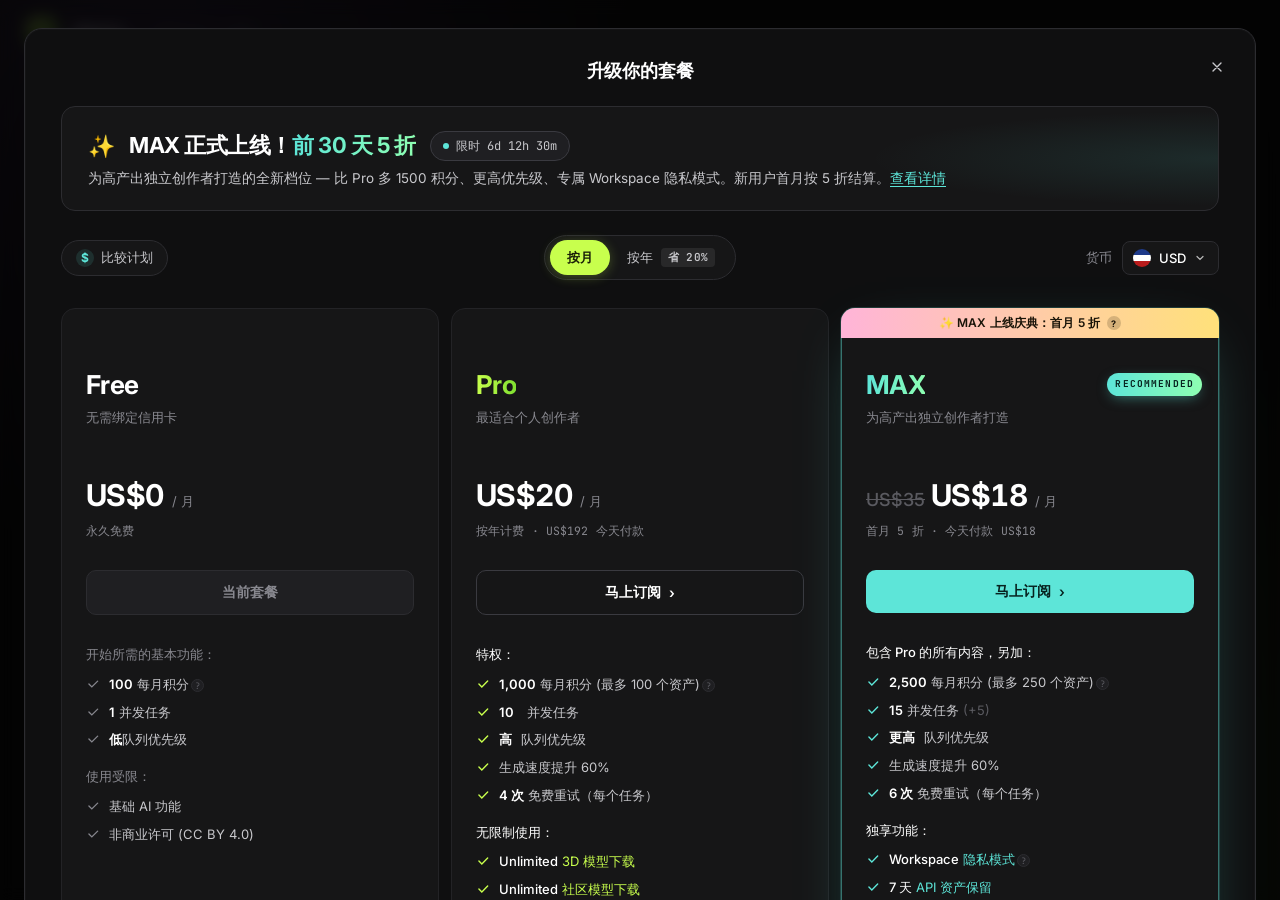
<file: deploy/Pricing Modal.html>
<!DOCTYPE html>
<html lang="zh-CN">
<head>
<meta charset="UTF-8">
<title>Meshy · 升级你的套餐 (含 Pro Plus 提案)</title>
<meta name="viewport" content="width=device-width, initial-scale=1">
<link rel="preconnect" href="https://fonts.googleapis.com">
<link rel="preconnect" href="https://fonts.gstatic.com" crossorigin>
<link href="https://fonts.googleapis.com/css2?family=Inter:wght@400;500;600;700;800&family=JetBrains+Mono:wght@400;500;600&display=swap" rel="stylesheet">
<style>
  :root {
    /* Surfaces */
    --bg-page: #0a0a0a;
    --bg-modal: #0f0f10;
    --bg-card: #161617;
    --bg-card-2: #1a1a1c;
    --bg-elev: #1f1f22;
    --bg-input: #232326;

    /* Borders */
    --border: #232326;
    --border-2: #2c2c30;
    --border-strong: #3a3a40;

    /* Text */
    --text: #ffffff;
    --text-soft: #c8c8cc;
    --text-mute: #88888f;
    --text-faint: #5a5a60;

    /* Brand */
    --lime: #c8ff4d;
    --lime-deep: #a8e030;
    --lime-text: #1a1f08;
    --lime-soft: rgba(200, 255, 77, 0.12);

    /* Pro Plus — cyan/aqua (sits between Pro lime and Studio purple) */
    --aqua: #5de5d8;
    --aqua-deep: #3acdc0;
    --aqua-text: #07221f;
    --aqua-soft: rgba(93, 229, 216, 0.12);
    --aqua-grad: linear-gradient(90deg, #5de5d8 0%, #8effb2 100%);

    /* Studio — purple */
    --purple: #b47aff;
    --purple-2: #7fb6ff;
    --purple-grad: linear-gradient(90deg, #b47aff 0%, #7fb6ff 100%);

    /* Enterprise — amber */
    --amber: #ff9f4d;
    --amber-soft: rgba(255, 159, 77, 0.10);

    /* Promo */
    --promo-grad: linear-gradient(90deg, #ffb4d8 0%, #ffe17a 100%);

    --ease: cubic-bezier(0.4, 0, 0.2, 1);
  }

  * { box-sizing: border-box; }
  html, body {
    margin: 0; padding: 0;
    background: var(--bg-page);
    color: var(--text);
    font-family: 'Inter', system-ui, -apple-system, "PingFang SC", "Hiragino Sans GB", sans-serif;
    font-size: 14px;
    line-height: 1.5;
    -webkit-font-smoothing: antialiased;
    overflow-x: hidden;
  }

  .mono { font-family: 'JetBrains Mono', ui-monospace, monospace; }
  button { font-family: inherit; cursor: pointer; }

  /* ============================================================
     Faded "page" behind modal (just to set the scene)
     ============================================================ */
  .page-bg {
    position: fixed;
    inset: 0;
    background:
      radial-gradient(circle at 12% 8%, rgba(180, 122, 255, 0.10), transparent 35%),
      radial-gradient(circle at 88% 92%, rgba(200, 255, 77, 0.06), transparent 40%),
      var(--bg-page);
    pointer-events: none;
    z-index: 0;
  }
  .page-bg::after {
    content: '';
    position: absolute;
    inset: 0;
    background-image:
      linear-gradient(rgba(255,255,255,0.02) 1px, transparent 1px),
      linear-gradient(90deg, rgba(255,255,255,0.02) 1px, transparent 1px);
    background-size: 40px 40px;
    mask-image: radial-gradient(circle at center, black 0%, transparent 70%);
  }

  /* App chrome (just a hint) */
  .app-chrome {
    position: fixed;
    top: 0; left: 0; right: 0;
    padding: 18px 28px;
    display: flex;
    align-items: center;
    gap: 18px;
    color: var(--text-mute);
    font-size: 13px;
    z-index: 1;
    opacity: 0.45;
    pointer-events: none;
  }
  .app-chrome .brand-mark {
    width: 28px; height: 28px;
    border-radius: 7px;
    background: linear-gradient(135deg, #c8ff4d 0%, #6cc830 100%);
    display: grid; place-items: center;
    color: #1a1f08;
    font-weight: 800;
    font-size: 15px;
    letter-spacing: -0.02em;
  }
  .app-chrome .brand {
    color: var(--text);
    font-weight: 700;
    font-size: 16px;
    letter-spacing: -0.02em;
  }
  .app-chrome .crumbs { display: flex; gap: 8px; align-items: center; }
  .app-chrome .crumbs span:nth-child(even) { color: var(--text-faint); }

  /* ============================================================
     Modal scrim + container
     ============================================================ */
  .scrim {
    position: fixed;
    inset: 0;
    background: rgba(0, 0, 0, 0.62);
    backdrop-filter: blur(8px);
    -webkit-backdrop-filter: blur(8px);
    z-index: 10;
    overflow-y: auto;
    padding: 28px 24px;
  }

  .modal {
    position: relative;
    max-width: 1640px;
    margin: 0 auto;
    background: var(--bg-modal);
    border: 1px solid var(--border-2);
    border-radius: 18px;
    box-shadow: 0 40px 100px -20px rgba(0, 0, 0, 0.6), 0 0 0 1px rgba(255,255,255,0.02) inset;
    padding: 28px 36px 40px;
  }

  .modal-close {
    position: absolute;
    top: 22px;
    right: 22px;
    width: 32px;
    height: 32px;
    border-radius: 50%;
    background: transparent;
    border: 1px solid transparent;
    color: var(--text-soft);
    display: grid; place-items: center;
    transition: all 0.18s var(--ease);
  }
  .modal-close:hover { background: var(--bg-elev); color: var(--text); border-color: var(--border-2); }
  .modal-close svg { width: 16px; height: 16px; }

  .modal-title {
    text-align: center;
    font-size: 18px;
    font-weight: 600;
    letter-spacing: -0.01em;
    margin: 0 0 22px;
    color: var(--text);
  }

  /* ============================================================
     Launch promo banner
     ============================================================ */
  .promo {
    background: var(--bg-card);
    border: 1px solid var(--border-2);
    border-radius: 14px;
    padding: 22px 26px;
    margin-bottom: 24px;
    position: relative;
    overflow: hidden;
  }
  .promo::before {
    content: '';
    position: absolute;
    top: 0; right: 0;
    width: 380px; height: 100%;
    background: radial-gradient(ellipse at right, rgba(93, 229, 216, 0.10), transparent 65%);
    pointer-events: none;
  }
  .promo-head {
    display: flex;
    align-items: center;
    gap: 14px;
    margin-bottom: 6px;
    flex-wrap: wrap;
  }
  .promo-emoji { font-size: 22px; line-height: 1; }
  .promo-title {
    font-size: 22px;
    font-weight: 700;
    letter-spacing: -0.02em;
    margin: 0;
  }
  .promo-title .accent {
    background: var(--aqua-grad);
    -webkit-background-clip: text;
    background-clip: text;
    color: transparent;
  }
  .promo-countdown {
    display: inline-flex;
    align-items: center;
    gap: 7px;
    padding: 5px 12px;
    border: 1px solid var(--border-strong);
    border-radius: 100px;
    font-family: 'JetBrains Mono', monospace;
    font-size: 12px;
    color: var(--text-soft);
    background: var(--bg-elev);
    white-space: nowrap;
  }
  .promo-countdown .dot {
    width: 6px; height: 6px;
    border-radius: 50%;
    background: var(--aqua);
    animation: pulse 1.8s infinite;
  }
  @keyframes pulse {
    0%, 100% { opacity: 1; }
    50% { opacity: 0.3; }
  }
  .promo-sub {
    font-size: 13.5px;
    color: var(--text-soft);
    margin: 0;
  }
  .promo-sub a {
    color: var(--aqua);
    text-decoration: underline;
    text-underline-offset: 3px;
    text-decoration-thickness: 1px;
  }

  /* ============================================================
     Toolbar — compare / toggle / currency
     ============================================================ */
  .toolbar {
    display: grid;
    grid-template-columns: 1fr auto 1fr;
    align-items: center;
    margin-bottom: 28px;
    gap: 12px;
  }
  .compare-btn {
    background: var(--bg-card);
    border: 1px solid var(--border-2);
    color: var(--text-soft);
    padding: 8px 14px;
    border-radius: 100px;
    font-size: 13px;
    font-weight: 500;
    display: inline-flex;
    align-items: center;
    gap: 7px;
    justify-self: start;
    transition: all 0.18s var(--ease);
  }
  .compare-btn:hover { background: var(--bg-elev); color: var(--text); }
  .compare-btn .icon {
    width: 18px; height: 18px;
    border-radius: 50%;
    background: var(--aqua-soft);
    color: var(--aqua);
    display: grid; place-items: center;
    font-size: 12px;
    font-weight: 700;
  }

  .billing-toggle {
    display: inline-flex;
    background: var(--bg-card);
    border: 1px solid var(--border-2);
    border-radius: 100px;
    padding: 4px;
    position: relative;
    justify-self: center;
  }
  .billing-toggle button {
    background: transparent;
    color: var(--text-soft);
    border: none;
    padding: 8px 16px 8px 18px;
    border-radius: 100px;
    font-size: 13px;
    font-weight: 500;
    position: relative;
    z-index: 2;
    display: inline-flex;
    align-items: center;
    gap: 8px;
    transition: color 0.25s var(--ease);
  }
  .billing-toggle button.active { color: var(--lime-text); font-weight: 600; }
  .billing-toggle .toggle-slider {
    position: absolute;
    top: 4px;
    bottom: 4px;
    background: var(--lime);
    border-radius: 100px;
    transition: left 0.35s var(--ease), width 0.35s var(--ease);
    z-index: 1;
    box-shadow: 0 2px 12px rgba(200, 255, 77, 0.25);
  }
  .toggle-discount {
    font-family: 'JetBrains Mono', monospace;
    font-size: 11px;
    font-weight: 600;
    padding: 2px 7px;
    border-radius: 4px;
    background: rgba(255,255,255,0.08);
    color: var(--text-soft);
    letter-spacing: 0.02em;
  }
  .billing-toggle button.active .toggle-discount {
    background: rgba(26, 31, 8, 0.18);
    color: var(--lime-text);
  }

  .currency-picker {
    justify-self: end;
    display: inline-flex;
    align-items: center;
    gap: 10px;
  }
  .currency-picker .lbl {
    font-size: 13px;
    color: var(--text-mute);
  }
  .currency-picker .pick {
    background: var(--bg-card);
    border: 1px solid var(--border-2);
    color: var(--text);
    padding: 7px 12px 7px 10px;
    border-radius: 8px;
    font-size: 13px;
    font-weight: 500;
    display: inline-flex;
    align-items: center;
    gap: 8px;
  }
  .currency-picker .pick .flag {
    width: 18px; height: 18px;
    border-radius: 50%;
    background: linear-gradient(180deg, #1e3a8a 0%, #1e3a8a 33%, #fff 33%, #fff 66%, #b91c1c 66%);
    display: inline-block;
    position: relative;
    overflow: hidden;
  }
  .currency-picker .pick svg { width: 12px; height: 12px; opacity: 0.7; }

  /* ============================================================
     Plan grid — 5 columns
     ============================================================ */
  .plan-grid {
    display: grid;
    grid-template-columns: 0.9fr 1fr 1fr 1fr 1fr;
    gap: 12px;
    align-items: stretch;
  }
  @media (max-width: 1400px) {
    .plan-grid { grid-template-columns: repeat(3, 1fr); }
  }
  @media (max-width: 860px) {
    .plan-grid { grid-template-columns: 1fr; }
  }

  .plan {
    background: var(--bg-card);
    border: 1px solid var(--border);
    border-radius: 14px;
    padding: 56px 24px 28px;
    display: flex;
    flex-direction: column;
    position: relative;
    transition: border-color 0.25s var(--ease), transform 0.25s var(--ease);
  }
  .plan:hover { border-color: var(--border-strong); }
  .plan.is-featured {
    border-color: rgba(93, 229, 216, 0.4);
    box-shadow: 0 0 0 1px rgba(93, 229, 216, 0.15), 0 18px 60px -24px rgba(93, 229, 216, 0.35);
  }
  .plan.is-recommended {
    border-color: rgba(93, 229, 216, 0.45);
    box-shadow: 0 0 0 1px rgba(93, 229, 216, 0.18), 0 18px 60px -24px rgba(93, 229, 216, 0.40);
  }
  .plan.is-recommended::before {
    content: '';
    position: absolute;
    inset: -1px;
    border-radius: 14px;
    background: linear-gradient(180deg, rgba(93, 229, 216, 0.35), transparent 45%);
    z-index: -1;
    pointer-events: none;
  }

  /* Promo strap on top of qualifying cards */
  .plan-strap {
    position: absolute;
    top: -1px; left: -1px; right: -1px;
    height: 30px;
    background: var(--promo-grad);
    border-radius: 14px 14px 0 0;
    display: flex;
    align-items: center;
    justify-content: center;
    gap: 7px;
    color: #1a1408;
    font-size: 12px;
    font-weight: 600;
    letter-spacing: 0.01em;
  }
  .plan-strap .help {
    width: 14px; height: 14px;
    border-radius: 50%;
    background: rgba(26, 20, 8, 0.18);
    color: #1a1408;
    display: grid; place-items: center;
    font-size: 9px;
    font-weight: 700;
  }
  .plan.has-strap { padding-top: 56px; }
  .plan.has-strap.is-featured .plan-strap {
    background: linear-gradient(90deg, #5de5d8 0%, #8effb2 100%);
    color: var(--aqua-text);
  }
  .plan.has-strap.is-featured .plan-strap .help {
    background: rgba(7, 34, 31, 0.2);
    color: var(--aqua-text);
  }

  /* Header */
  .plan-head { margin-bottom: 16px; min-height: 84px; }
  .plan-name {
    font-size: 26px;
    font-weight: 700;
    letter-spacing: -0.025em;
    margin: 0 0 4px;
    display: inline-flex;
    align-items: center;
    gap: 10px;
    flex-wrap: wrap;
  }
  .plan.free .plan-name { color: var(--text); }
  .plan.pro .plan-name {
    background: linear-gradient(90deg, #c8ff4d 0%, #80e030 100%);
    -webkit-background-clip: text; background-clip: text; color: transparent;
  }
  .plan.proplus .plan-name {
    background: var(--aqua-grad);
    -webkit-background-clip: text; background-clip: text; color: transparent;
  }
  .plan.studio .plan-name {
    background: var(--purple-grad);
    -webkit-background-clip: text; background-clip: text; color: transparent;
  }
  .plan.enterprise .plan-name { color: var(--amber); }

  .plan-tag {
    font-family: 'JetBrains Mono', monospace;
    font-size: 9.5px;
    font-weight: 700;
    letter-spacing: 0.12em;
    padding: 3px 7px;
    border-radius: 4px;
    text-transform: uppercase;
    background: var(--lime);
    color: var(--lime-text);
    white-space: nowrap;
    align-self: center;
  }
  .plan-tag.new {
    background: var(--aqua);
    color: var(--aqua-text);
  }
  /* Most-popular pill — aligned with tier name */
  .plan-pill {
    position: absolute;
    top: 64px;
    right: 16px;
    font-family: 'JetBrains Mono', monospace;
    font-size: 9.5px;
    font-weight: 700;
    letter-spacing: 0.12em;
    padding: 4px 8px;
    border-radius: 100px;
    text-transform: uppercase;
    background: var(--lime);
    color: var(--lime-text);
    white-space: nowrap;
    box-shadow: 0 4px 14px -4px rgba(200, 255, 77, 0.45);
    z-index: 2;
  }
  .plan-pill.studio-pill {
    background: var(--purple-grad);
    color: #fff;
    box-shadow: 0 4px 14px -4px rgba(180, 122, 255, 0.55);
  }
  .plan-pill.max-pill {
    background: var(--aqua-grad);
    color: var(--aqua-text);
    box-shadow: 0 4px 14px -4px rgba(93, 229, 216, 0.55);
  }
  .cta.max-cta {
    background: var(--aqua);
    color: var(--aqua-text);
  }
  .cta.max-cta:hover {
    background: #7dffec;
    box-shadow: 0 10px 24px -10px rgba(93, 229, 216, 0.55);
  }
  .plan-desc {
    font-size: 13px;
    color: var(--text-mute);
    margin: 0;
    line-height: 1.45;
    min-height: 38px;
  }

  /* Price */
  .price {
    margin: 8px 0 4px;
    display: flex;
    align-items: baseline;
    gap: 6px;
    flex-wrap: wrap;
    min-height: 42px;
  }
  .price .strike {
    color: var(--text-faint);
    text-decoration: line-through;
    font-size: 18px;
    font-weight: 500;
  }
  .price .amount {
    font-size: 30px;
    font-weight: 700;
    letter-spacing: -0.02em;
    color: var(--text);
    font-variant-numeric: tabular-nums;
  }
  .price .unit {
    font-size: 13px;
    color: var(--text-mute);
    margin-left: 2px;
  }
  .price-note {
    font-size: 11.5px;
    color: var(--text-mute);
    font-family: 'JetBrains Mono', monospace;
    letter-spacing: 0.01em;
    min-height: 30px;
    margin-bottom: 18px;
  }
  .plan.enterprise .price { display: none; }
  .plan.enterprise .price-note { display: none; }
  .plan.enterprise .price-spacer { margin: 8px 0 22px; min-height: 72px; }

  /* CTA */
  .cta {
    width: 100%;
    border: none;
    padding: 12px 16px;
    border-radius: 10px;
    font-size: 14px;
    font-weight: 600;
    display: inline-flex;
    align-items: center;
    justify-content: center;
    gap: 8px;
    transition: all 0.2s var(--ease);
    margin-bottom: 22px;
    cursor: pointer;
  }
  .cta.current {
    background: var(--bg-elev);
    color: var(--text-mute);
    border: 1px solid var(--border-2);
    cursor: not-allowed;
  }
  .cta.primary {
    background: var(--lime);
    color: var(--lime-text);
  }
  .cta.primary:hover {
    background: #d5ff70;
    box-shadow: 0 10px 24px -10px rgba(200, 255, 77, 0.5);
  }
  .cta.featured {
    background: var(--aqua);
    color: var(--aqua-text);
  }
  .cta.featured:hover {
    background: #7dffec;
    box-shadow: 0 10px 24px -10px rgba(93, 229, 216, 0.55);
  }
  .cta.outline {
    background: transparent;
    color: var(--text);
    border: 1px solid var(--border-strong);
  }
  .cta.outline:hover { background: var(--bg-elev); border-color: var(--text-mute); }
  .cta.studio-cta {
    background: var(--purple-grad);
    color: #fff;
  }
  .cta.studio-cta:hover {
    box-shadow: 0 10px 24px -10px rgba(180, 122, 255, 0.55);
    filter: brightness(1.08);
  }
  .cta .chev { transition: transform 0.2s; }
  .cta:hover .chev { transform: translateX(3px); }

  /* Features */
  .features-section { padding-top: 8px; }
  .features-label {
    font-size: 13px;
    color: var(--text);
    font-weight: 500;
    margin: 0 0 10px;
  }
  .features-label.muted { color: var(--text-mute); font-weight: 400; }
  .features-list {
    list-style: none;
    padding: 0;
    margin: 0 0 18px;
    display: flex;
    flex-direction: column;
    gap: 9px;
  }
  .features-list li {
    display: flex;
    align-items: flex-start;
    gap: 9px;
    font-size: 13px;
    color: var(--text-soft);
    line-height: 1.45;
  }
  .features-list li > span { min-width: 0; }
  .features-list li strong,
  .features-list li em { white-space: nowrap; }
  .features-list li .check {
    flex-shrink: 0;
    width: 14px; height: 14px;
    margin-top: 2px;
  }
  .features-list li.accent { color: var(--lime); }
  .plan.proplus .features-list li.accent { color: var(--aqua); }
  .plan.studio .features-list li.accent {
    background: var(--purple-grad);
    -webkit-background-clip: text; background-clip: text; color: transparent;
  }
  .features-list li .info {
    width: 13px; height: 13px;
    border-radius: 50%;
    background: var(--bg-elev);
    border: 1px solid var(--border-2);
    color: var(--text-faint);
    display: inline-grid; place-items: center;
    font-size: 9px;
    font-family: 'JetBrains Mono', monospace;
    cursor: help;
    margin-left: 2px;
    margin-top: 3px;
    flex-shrink: 0;
    transition: all 0.15s;
  }
  .features-list li .info:hover { background: var(--text); color: var(--bg-page); border-color: var(--text); }

  /* Special offer pill inline next to a feature line */
  .offer-pill {
    display: inline-flex;
    align-items: center;
    font-family: 'JetBrains Mono', monospace;
    font-size: 9.5px;
    font-weight: 700;
    letter-spacing: 0.1em;
    padding: 3px 7px;
    border-radius: 4px;
    background: var(--purple-grad);
    color: #fff;
    margin-left: 6px;
    white-space: nowrap;
    text-transform: uppercase;
  }

  .features-list li strong { color: var(--text); font-weight: 600; }
  .features-list li em {
    font-style: normal;
    color: var(--text);
    font-weight: 500;
  }

  /* Section divider inside card */
  .feat-divider {
    height: 1px;
    background: var(--border);
    margin: 4px 0 16px;
  }

  /* ============================================================
     Footer beneath modal — disclaimer
     ============================================================ */
  .modal-foot {
    text-align: center;
    margin-top: 26px;
    color: var(--text-faint);
    font-size: 11px;
    font-family: 'JetBrains Mono', monospace;
    letter-spacing: 0.05em;
  }

  /* ============================================================
     Pulse for "NEW" pill ring
     ============================================================ */

</style>
</head>
<body>

<div class="page-bg"></div>

<!-- Hint at the app behind the modal -->
<div class="app-chrome">
  <span class="brand-mark">M</span>
  <span class="brand">Meshy</span>
  <span class="crumbs">
    <span>·</span><span>创意工坊</span><span>/</span><span>键帽</span>
  </span>
</div>

<!-- ============================================================
     Modal scrim
     ============================================================ -->
<div class="scrim">
  <div class="modal" role="dialog" aria-label="升级你的套餐">

    <button class="modal-close" aria-label="关闭">
      <svg viewBox="0 0 24 24" fill="none"><path d="M6 6l12 12M18 6L6 18" stroke="currentColor" stroke-width="2" stroke-linecap="round"/></svg>
    </button>

    <h2 class="modal-title">升级你的套餐</h2>

    <!-- Launch promo banner (Pro Plus angle, not anniversary copy) -->
    <div class="promo">
      <div class="promo-head">
        <span class="promo-emoji">✨</span>
        <h3 class="promo-title">MAX 正式上线！<span class="accent">前 30 天 5 折</span></h3>
        <span class="promo-countdown">
          <span class="dot"></span>
          <span>限时 6d 12h 30m</span>
        </span>
      </div>
      <p class="promo-sub">为高产出独立创作者打造的全新档位 — 比 Pro 多 1500 积分、更高优先级、专属 Workspace 隐私模式。新用户首月按 5 折结算。<a href="#">查看详情</a></p>
    </div>

    <!-- Toolbar -->
    <div class="toolbar">
      <button class="compare-btn">
        <span class="icon">$</span>
        <span>比较计划</span>
      </button>

      <div class="billing-toggle" id="billing-toggle">
        <span class="toggle-slider"></span>
        <button class="active" data-bill="monthly">
          <span>按月</span>
        </button>
        <button data-bill="yearly">
          <span>按年</span>
          <span class="toggle-discount">省 20%</span>
        </button>
      </div>

      <div class="currency-picker">
        <span class="lbl">货币</span>
        <button class="pick">
          <span class="flag"></span>
          <span>USD</span>
          <svg viewBox="0 0 24 24" fill="none"><path d="M6 9l6 6 6-6" stroke="currentColor" stroke-width="2.4" stroke-linecap="round"/></svg>
        </button>
      </div>
    </div>

    <!-- ============================================================
         Plans grid — 5 columns
         ============================================================ -->
    <div class="plan-grid">

      <!-- ========== FREE ========== -->
      <div class="plan free">
        <div class="plan-head">
          <h3 class="plan-name">Free</h3>
          <p class="plan-desc">无需绑定信用卡</p>
        </div>
        <div class="price">
          <span class="amount">US$0</span>
          <span class="unit">/ 月</span>
        </div>
        <div class="price-note">永久免费</div>
        <button class="cta current">当前套餐</button>

        <div class="features-section">
          <p class="features-label muted">开始所需的基本功能：</p>
          <ul class="features-list">
            <li><svg class="check" viewBox="0 0 24 24" fill="none"><path d="M5 12l5 5L20 7" stroke="#88888f" stroke-width="2.2" stroke-linecap="round"/></svg><span><strong>100</strong>&nbsp;每月积分<span class="info">?</span></span></li>
            <li><svg class="check" viewBox="0 0 24 24" fill="none"><path d="M5 12l5 5L20 7" stroke="#88888f" stroke-width="2.2" stroke-linecap="round"/></svg><span><strong>1</strong>&nbsp;并发任务</span></li>
            <li><svg class="check" viewBox="0 0 24 24" fill="none"><path d="M5 12l5 5L20 7" stroke="#88888f" stroke-width="2.2" stroke-linecap="round"/></svg><span><strong>低</strong>队列优先级</span></li>
          </ul>
          <p class="features-label muted">使用受限：</p>
          <ul class="features-list">
            <li><svg class="check" viewBox="0 0 24 24" fill="none"><path d="M5 12l5 5L20 7" stroke="#88888f" stroke-width="2.2" stroke-linecap="round"/></svg>基础 AI 功能</li>
            <li><svg class="check" viewBox="0 0 24 24" fill="none"><path d="M5 12l5 5L20 7" stroke="#88888f" stroke-width="2.2" stroke-linecap="round"/></svg>非商业许可 (CC BY 4.0)</li>
          </ul>
        </div>
      </div>

      <!-- ========== PRO ========== -->
      <div class="plan pro">
        <div class="plan-head">
          <h3 class="plan-name">Pro</h3>
          <p class="plan-desc">最适合个人创作者</p>
        </div>
        <div class="price">
          <span class="strike" style="display:none"></span>
          <span class="amount">US$20</span>
          <span class="unit">/ 月</span>
        </div>
        <div class="price-note">按年计费 · US$192 今天付款</div>
        <button class="cta outline">马上订阅 <span class="chev">›</span></button>

        <div class="features-section">
          <p class="features-label">特权：</p>
          <ul class="features-list">
            <li><svg class="check" viewBox="0 0 24 24" fill="none"><path d="M5 12l5 5L20 7" stroke="#c8ff4d" stroke-width="2.4" stroke-linecap="round"/></svg><span><strong>1,000</strong>&nbsp;每月积分 (最多 100 个资产)<span class="info">?</span></span></li>
            <li><svg class="check" viewBox="0 0 24 24" fill="none"><path d="M5 12l5 5L20 7" stroke="#c8ff4d" stroke-width="2.4" stroke-linecap="round"/></svg><strong>10</strong>&nbsp;并发任务</li>
            <li><svg class="check" viewBox="0 0 24 24" fill="none"><path d="M5 12l5 5L20 7" stroke="#c8ff4d" stroke-width="2.4" stroke-linecap="round"/></svg><strong>高</strong>队列优先级</li>
            <li><svg class="check" viewBox="0 0 24 24" fill="none"><path d="M5 12l5 5L20 7" stroke="#c8ff4d" stroke-width="2.4" stroke-linecap="round"/></svg>生成速度提升 60%</li>
            <li><svg class="check" viewBox="0 0 24 24" fill="none"><path d="M5 12l5 5L20 7" stroke="#c8ff4d" stroke-width="2.4" stroke-linecap="round"/></svg><span><strong>4 次</strong>&nbsp;免费重试（每个任务）</span></li>
          </ul>
          <p class="features-label">无限制使用：</p>
          <ul class="features-list">
            <li class="accent"><svg class="check" viewBox="0 0 24 24" fill="none"><path d="M5 12l5 5L20 7" stroke="#c8ff4d" stroke-width="2.4" stroke-linecap="round"/></svg><span><em>Unlimited</em>&nbsp;3D 模型下载</span></li>
            <li class="accent"><svg class="check" viewBox="0 0 24 24" fill="none"><path d="M5 12l5 5L20 7" stroke="#c8ff4d" stroke-width="2.4" stroke-linecap="round"/></svg><span><em>Unlimited</em>&nbsp;社区模型下载</span></li>
            <li class="accent"><svg class="check" viewBox="0 0 24 24" fill="none"><path d="M5 12l5 5L20 7" stroke="#c8ff4d" stroke-width="2.4" stroke-linecap="round"/></svg><span><em>Unlimited</em>&nbsp;使用 Nano Banana Pro 生成图像<span class="info">?</span></span></li>
            <li class="accent"><svg class="check" viewBox="0 0 24 24" fill="none"><path d="M5 12l5 5L20 7" stroke="#c8ff4d" stroke-width="2.4" stroke-linecap="round"/></svg><span><em>Unlimited</em>&nbsp;包含 600+ 动作的动画</span></li>
            <li><svg class="check" viewBox="0 0 24 24" fill="none"><path d="M5 12l5 5L20 7" stroke="#c8ff4d" stroke-width="2.4" stroke-linecap="round"/></svg><span><strong>Private license</strong>&nbsp;适用于所有资产</span></li>
          </ul>
          <p class="features-label">高级工具与集成：</p>
          <ul class="features-list">
            <li class="accent"><svg class="check" viewBox="0 0 24 24" fill="none"><path d="M5 12l5 5L20 7" stroke="#c8ff4d" stroke-width="2.4" stroke-linecap="round"/></svg><span><em>Full &amp; Advanced</em>&nbsp;完整且高级的生成工具<span class="info">?</span></span></li>
            <li class="accent"><svg class="check" viewBox="0 0 24 24" fill="none"><path d="M5 12l5 5L20 7" stroke="#c8ff4d" stroke-width="2.4" stroke-linecap="round"/></svg><span><em>Full DCC Bridge</em>（Roblox、Blender、Godot、Unity、Unreal、Maya、3ds Max）</span></li>
            <li><svg class="check" viewBox="0 0 24 24" fill="none"><path d="M5 12l5 5L20 7" stroke="#c8ff4d" stroke-width="2.4" stroke-linecap="round"/></svg>API 与 3D 平台插件</li>
            <li><svg class="check" viewBox="0 0 24 24" fill="none"><path d="M5 12l5 5L20 7" stroke="#c8ff4d" stroke-width="2.4" stroke-linecap="round"/></svg>MCP &amp; Skill 用于 AI 代理</li>
            <li><svg class="check" viewBox="0 0 24 24" fill="none"><path d="M5 12l5 5L20 7" stroke="#c8ff4d" stroke-width="2.4" stroke-linecap="round"/></svg>Low Poly (Beta，抢先体验)</li>
          </ul>
        </div>
      </div>

      <!-- ========== MAX (recommended) ========== -->
      <div class="plan proplus has-strap is-recommended">
        <div class="plan-strap">
          <span>✨ MAX 上线庆典：首月 5 折</span>
          <span class="help">?</span>
        </div>
        <span class="plan-pill max-pill">RECOMMENDED</span>
        <div class="plan-head">
          <h3 class="plan-name">MAX</h3>
          <p class="plan-desc">为高产出独立创作者打造</p>
        </div>
        <div class="price">
          <span class="strike">US$35</span>
          <span class="amount">US$18</span>
          <span class="unit">/ 月</span>
        </div>
        <div class="price-note">首月 5 折 · 今天付款 US$18</div>
        <button class="cta max-cta">马上订阅 <span class="chev">›</span></button>

        <div class="features-section">
          <p class="features-label">包含 Pro 的所有内容，另加：</p>
          <ul class="features-list">
            <li><svg class="check" viewBox="0 0 24 24" fill="none"><path d="M5 12l5 5L20 7" stroke="#5de5d8" stroke-width="2.4" stroke-linecap="round"/></svg><span><strong>2,500</strong>&nbsp;每月积分 (最多 250 个资产)<span class="info">?</span></span></li>
            <li><svg class="check" viewBox="0 0 24 24" fill="none"><path d="M5 12l5 5L20 7" stroke="#5de5d8" stroke-width="2.4" stroke-linecap="round"/></svg><span><strong>15</strong>&nbsp;并发任务<span style="color:var(--text-faint);margin-left:4px">(+5)</span></span></li>
            <li><svg class="check" viewBox="0 0 24 24" fill="none"><path d="M5 12l5 5L20 7" stroke="#5de5d8" stroke-width="2.4" stroke-linecap="round"/></svg><strong>更高</strong>队列优先级</li>
            <li><svg class="check" viewBox="0 0 24 24" fill="none"><path d="M5 12l5 5L20 7" stroke="#5de5d8" stroke-width="2.4" stroke-linecap="round"/></svg>生成速度提升 60%</li>
            <li><svg class="check" viewBox="0 0 24 24" fill="none"><path d="M5 12l5 5L20 7" stroke="#5de5d8" stroke-width="2.4" stroke-linecap="round"/></svg><span><strong>6 次</strong>&nbsp;免费重试（每个任务）</span></li>
          </ul>
          <p class="features-label">独享功能：</p>
          <ul class="features-list">
            <li class="accent"><svg class="check" viewBox="0 0 24 24" fill="none"><path d="M5 12l5 5L20 7" stroke="#5de5d8" stroke-width="2.4" stroke-linecap="round"/></svg><span><em>Workspace</em>&nbsp;隐私模式<span class="info">?</span></span></li>
            <li class="accent"><svg class="check" viewBox="0 0 24 24" fill="none"><path d="M5 12l5 5L20 7" stroke="#5de5d8" stroke-width="2.4" stroke-linecap="round"/></svg><span><em>7 天</em>&nbsp;API 资产保留</span></li>
            <li class="accent"><svg class="check" viewBox="0 0 24 24" fill="none"><path d="M5 12l5 5L20 7" stroke="#5de5d8" stroke-width="2.4" stroke-linecap="round"/></svg><span><em>Priority</em>&nbsp;优先邮件支持</span></li>
            <li><svg class="check" viewBox="0 0 24 24" fill="none"><path d="M5 12l5 5L20 7" stroke="#5de5d8" stroke-width="2.4" stroke-linecap="round"/></svg>客户端模型隐藏发布</li>
          </ul>
        </div>
      </div>

      <!-- ========== STUDIO ========== -->
      <div class="plan studio">
        <div class="plan-head">
          <h3 class="plan-name">Studio</h3>
          <p class="plan-desc">最适合工作室和团队</p>
        </div>
        <div class="price">
          <span class="amount">US$60</span>
          <span class="unit">/ 席位 / 月</span>
        </div>
        <div class="price-note">按年计费 · US$576 今天付款</div>
        <button class="cta outline">马上订阅 <span class="chev">›</span></button>

        <div class="features-section">
          <p class="features-label">特权：</p>
          <ul class="features-list">
            <li><svg class="check" viewBox="0 0 24 24" fill="none"><path d="M5 12l5 5L20 7" stroke="#b47aff" stroke-width="2.4" stroke-linecap="round"/></svg><span><strong>4,000</strong>&nbsp;每月积分 (最多 400 个资产)<span class="info">?</span></span></li>
            <li><svg class="check" viewBox="0 0 24 24" fill="none"><path d="M5 12l5 5L20 7" stroke="#b47aff" stroke-width="2.4" stroke-linecap="round"/></svg><strong>20</strong>&nbsp;并发任务</li>
            <li><svg class="check" viewBox="0 0 24 24" fill="none"><path d="M5 12l5 5L20 7" stroke="#b47aff" stroke-width="2.4" stroke-linecap="round"/></svg><strong>更高</strong>的队列优先级</li>
            <li><svg class="check" viewBox="0 0 24 24" fill="none"><path d="M5 12l5 5L20 7" stroke="#b47aff" stroke-width="2.4" stroke-linecap="round"/></svg>生成速度提升 60%</li>
            <li><svg class="check" viewBox="0 0 24 24" fill="none"><path d="M5 12l5 5L20 7" stroke="#b47aff" stroke-width="2.4" stroke-linecap="round"/></svg><span><strong>8 次</strong>&nbsp;免费重试（每个任务）</span></li>
          </ul>
          <p class="features-label">包含 MAX 的所有内容，另加：</p>
          <ul class="features-list">
            <li class="accent"><svg class="check" viewBox="0 0 24 24" fill="none"><path d="M5 12l5 5L20 7" stroke="#b47aff" stroke-width="2.4" stroke-linecap="round"/></svg><span><em>团队管理</em><span class="info">?</span></span></li>
            <li class="accent"><svg class="check" viewBox="0 0 24 24" fill="none"><path d="M5 12l5 5L20 7" stroke="#b47aff" stroke-width="2.4" stroke-linecap="round"/></svg><em>集中计费</em></li>
            <li class="accent"><svg class="check" viewBox="0 0 24 24" fill="none"><path d="M5 12l5 5L20 7" stroke="#b47aff" stroke-width="2.4" stroke-linecap="round"/></svg><em>共享团队积分</em></li>
            <li><svg class="check" viewBox="0 0 24 24" fill="none"><path d="M5 12l5 5L20 7" stroke="#b47aff" stroke-width="2.4" stroke-linecap="round"/></svg>团队模型注释</li>
            <li><svg class="check" viewBox="0 0 24 24" fill="none"><path d="M5 12l5 5L20 7" stroke="#b47aff" stroke-width="2.4" stroke-linecap="round"/></svg>API 资产保留</li>
          </ul>
        </div>
      </div>

      <!-- ========== ENTERPRISE ========== -->
      <div class="plan enterprise">
        <div class="plan-head">
          <h3 class="plan-name">Enterprise</h3>
          <p class="plan-desc">对于需要大规模使用、定制解决方案等的组织来说</p>
        </div>
        <div class="price-spacer"></div>
        <button class="cta outline">联系我们 <span class="chev">›</span></button>

        <div class="features-section">
          <p class="features-label">特权：</p>
          <ul class="features-list">
            <li class="accent" style="color:#ff9f4d"><svg class="check" viewBox="0 0 24 24" fill="none"><path d="M5 12l5 5L20 7" stroke="#ff9f4d" stroke-width="2.4" stroke-linecap="round"/></svg><span><em>Customizable</em>&nbsp;可自定义积分余额</span></li>
            <li><svg class="check" viewBox="0 0 24 24" fill="none"><path d="M5 12l5 5L20 7" stroke="#ff9f4d" stroke-width="2.4" stroke-linecap="round"/></svg><strong>50+</strong>&nbsp;并发任务</li>
            <li><svg class="check" viewBox="0 0 24 24" fill="none"><path d="M5 12l5 5L20 7" stroke="#ff9f4d" stroke-width="2.4" stroke-linecap="round"/></svg><strong>最高</strong>队列优先级</li>
            <li><svg class="check" viewBox="0 0 24 24" fill="none"><path d="M5 12l5 5L20 7" stroke="#ff9f4d" stroke-width="2.4" stroke-linecap="round"/></svg>生成速度提升 60%</li>
            <li><svg class="check" viewBox="0 0 24 24" fill="none"><path d="M5 12l5 5L20 7" stroke="#ff9f4d" stroke-width="2.4" stroke-linecap="round"/></svg><strong>无限</strong>&nbsp;次免费重试</li>
          </ul>
          <p class="features-label">包含 Studio 的所有内容，另加：</p>
          <ul class="features-list">
            <li class="accent" style="color:#ff9f4d"><svg class="check" viewBox="0 0 24 24" fill="none"><path d="M5 12l5 5L20 7" stroke="#ff9f4d" stroke-width="2.4" stroke-linecap="round"/></svg><em>多团队 / 工作区管理</em></li>
            <li class="accent" style="color:#ff9f4d"><svg class="check" viewBox="0 0 24 24" fill="none"><path d="M5 12l5 5L20 7" stroke="#ff9f4d" stroke-width="2.4" stroke-linecap="round"/></svg><span><em>Full API</em>&nbsp;访问</span></li>
            <li class="accent" style="color:#ff9f4d"><svg class="check" viewBox="0 0 24 24" fill="none"><path d="M5 12l5 5L20 7" stroke="#ff9f4d" stroke-width="2.4" stroke-linecap="round"/></svg><span><em>Forever</em>&nbsp;API 资产永久保留</span></li>
            <li><svg class="check" viewBox="0 0 24 24" fill="none"><path d="M5 12l5 5L20 7" stroke="#ff9f4d" stroke-width="2.4" stroke-linecap="round"/></svg>SAML SSO</li>
            <li><svg class="check" viewBox="0 0 24 24" fill="none"><path d="M5 12l5 5L20 7" stroke="#ff9f4d" stroke-width="2.4" stroke-linecap="round"/></svg>专属账户支持</li>
            <li><svg class="check" viewBox="0 0 24 24" fill="none"><path d="M5 12l5 5L20 7" stroke="#ff9f4d" stroke-width="2.4" stroke-linecap="round"/></svg>可配置的数据保留</li>
          </ul>
        </div>
      </div>

    </div>

    <p class="modal-foot">PROTOTYPE · 由 龙阳 设计 · 用于 Meshy 商业化 PM 课题</p>
  </div>
</div>

<script>
  // Billing toggle
  (function () {
    const toggle = document.getElementById('billing-toggle');
    const slider = toggle.querySelector('.toggle-slider');
    const buttons = toggle.querySelectorAll('button');

    // Price data: [strike, amount]
    const prices = {
      pro:     { monthly: ['', 'US$20', '按月计费'], yearly: ['US$20', 'US$16', '按年计费 · US$192 今天付款'] },
      proplus: { monthly: ['US$35', 'US$18', '首月 5 折 · 今天付款 US$18'], yearly: ['US$35', 'US$17', '首年 5 折 · US$204 今天付款'] },
      studio:  { monthly: ['', 'US$60', '按座位·按月计费'], yearly: ['', 'US$48', '按年计费 · US$576 今天付款'] },
    };

    function positionSlider() {
      const active = toggle.querySelector('button.active');
      if (!active) return;
      const r = active.getBoundingClientRect();
      const pr = toggle.getBoundingClientRect();
      slider.style.left = (r.left - pr.left) + 'px';
      slider.style.width = r.width + 'px';
    }

    function setMode(mode) {
      buttons.forEach(b => b.classList.toggle('active', b.dataset.bill === mode));
      positionSlider();
      Object.keys(prices).forEach(k => {
        const card = document.querySelector('.plan.' + k);
        if (!card) return;
        const strike = card.querySelector('.price .strike');
        const amount = card.querySelector('.price .amount');
        const note = card.querySelector('.price-note');
        const data = prices[k][mode];
        if (strike) {
          strike.textContent = data[0];
          strike.style.display = data[0] ? '' : 'none';
        }
        if (amount) amount.textContent = data[1];
        if (note) note.textContent = data[2];
      });
    }

    buttons.forEach(b => b.addEventListener('click', () => setMode(b.dataset.bill)));
    window.addEventListener('load', positionSlider);
    window.addEventListener('resize', positionSlider);
    setTimeout(positionSlider, 50);
  })();

  // Close button — visual only
  document.querySelector('.modal-close')?.addEventListener('click', () => {
    document.querySelector('.modal').animate(
      [{ transform: 'scale(1)', opacity: 1 }, { transform: 'scale(0.96)', opacity: 0 }],
      { duration: 220, easing: 'cubic-bezier(0.4, 0, 0.2, 1)', fill: 'forwards' }
    );
  });
</script>
</body>
</html>
</file>
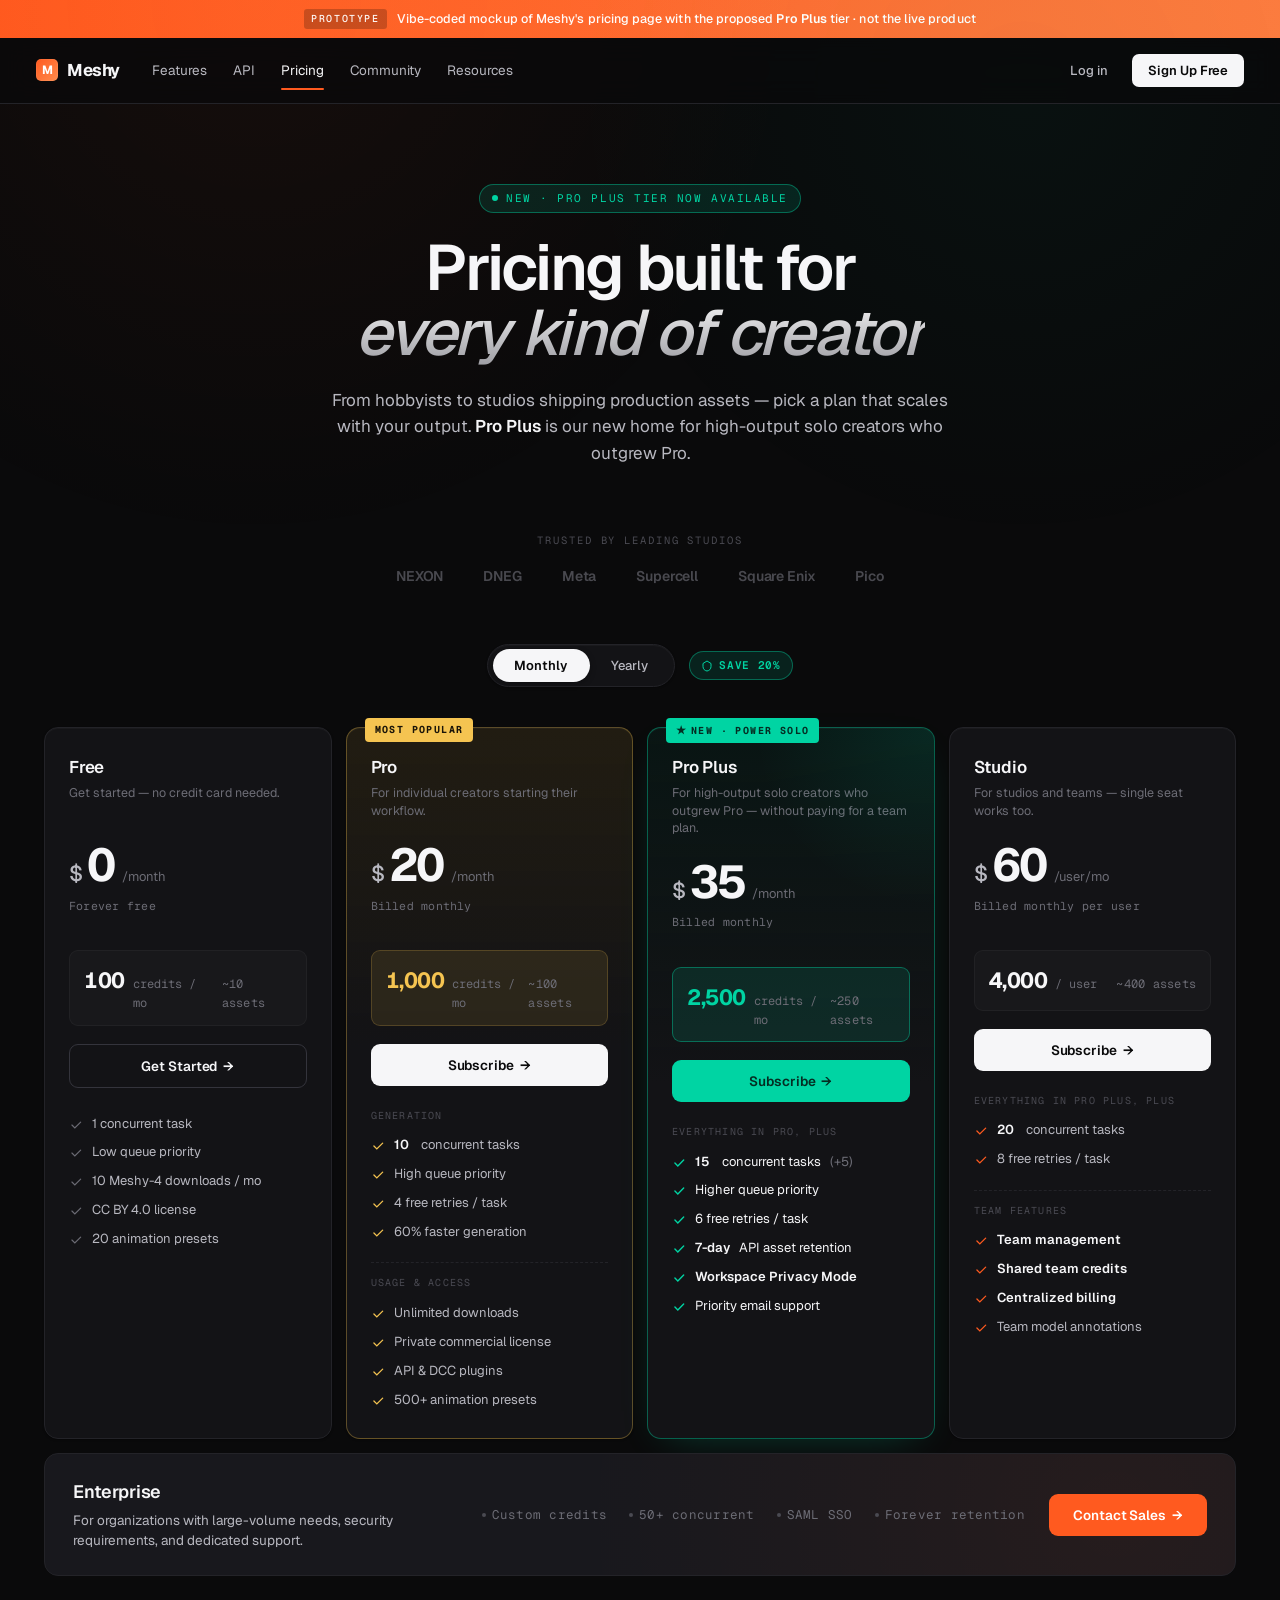
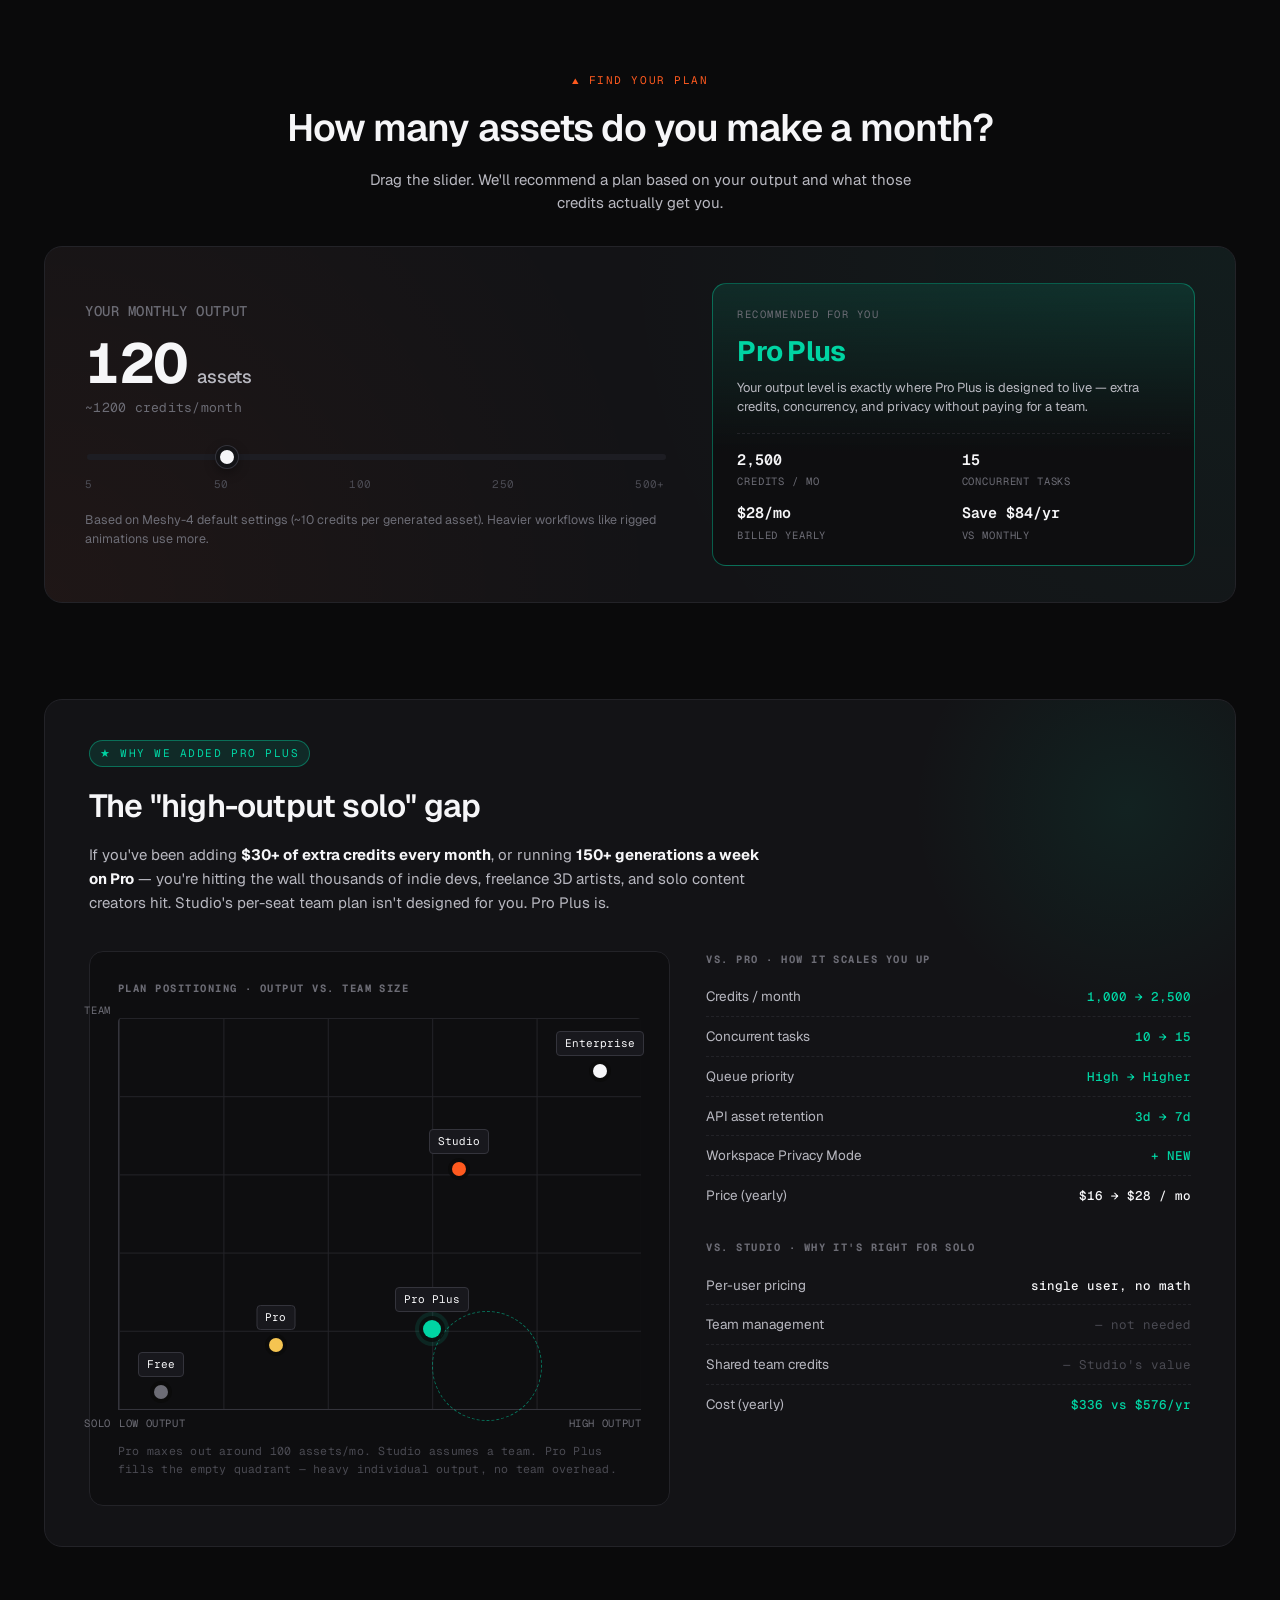
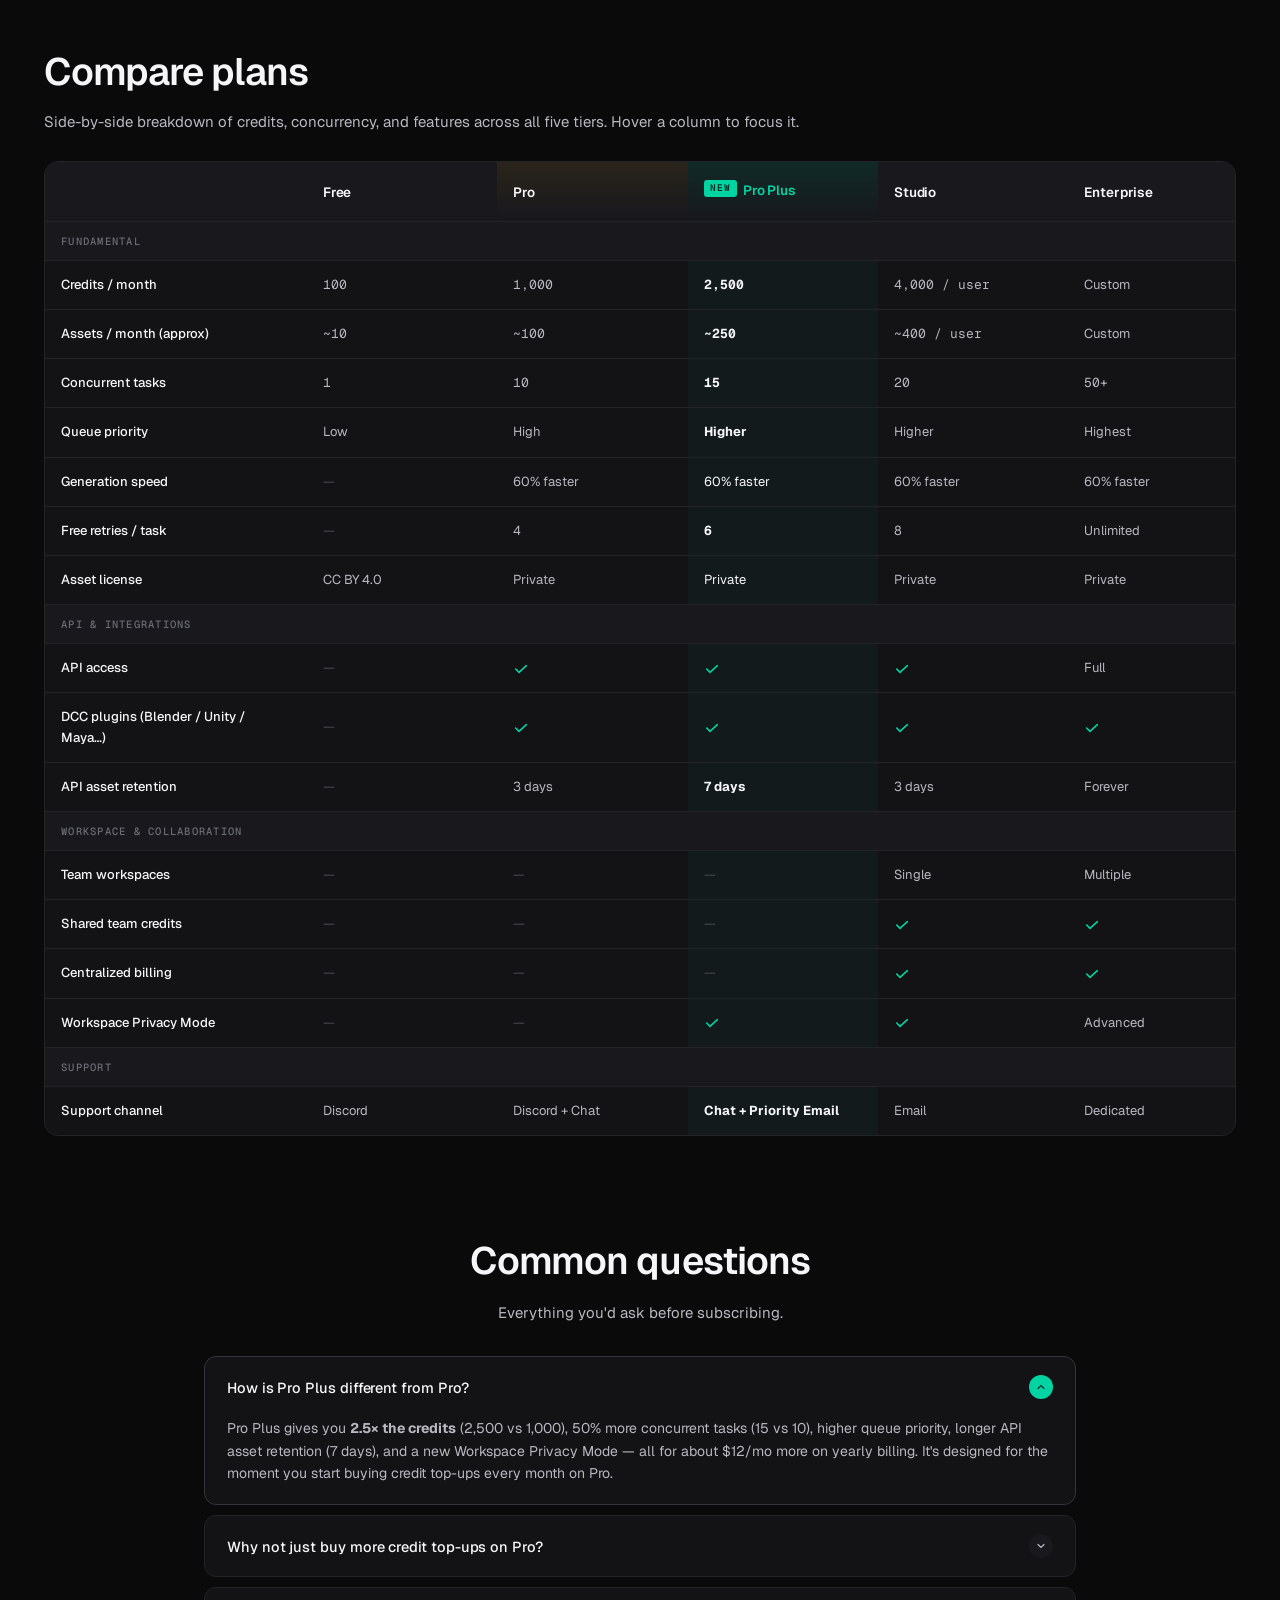
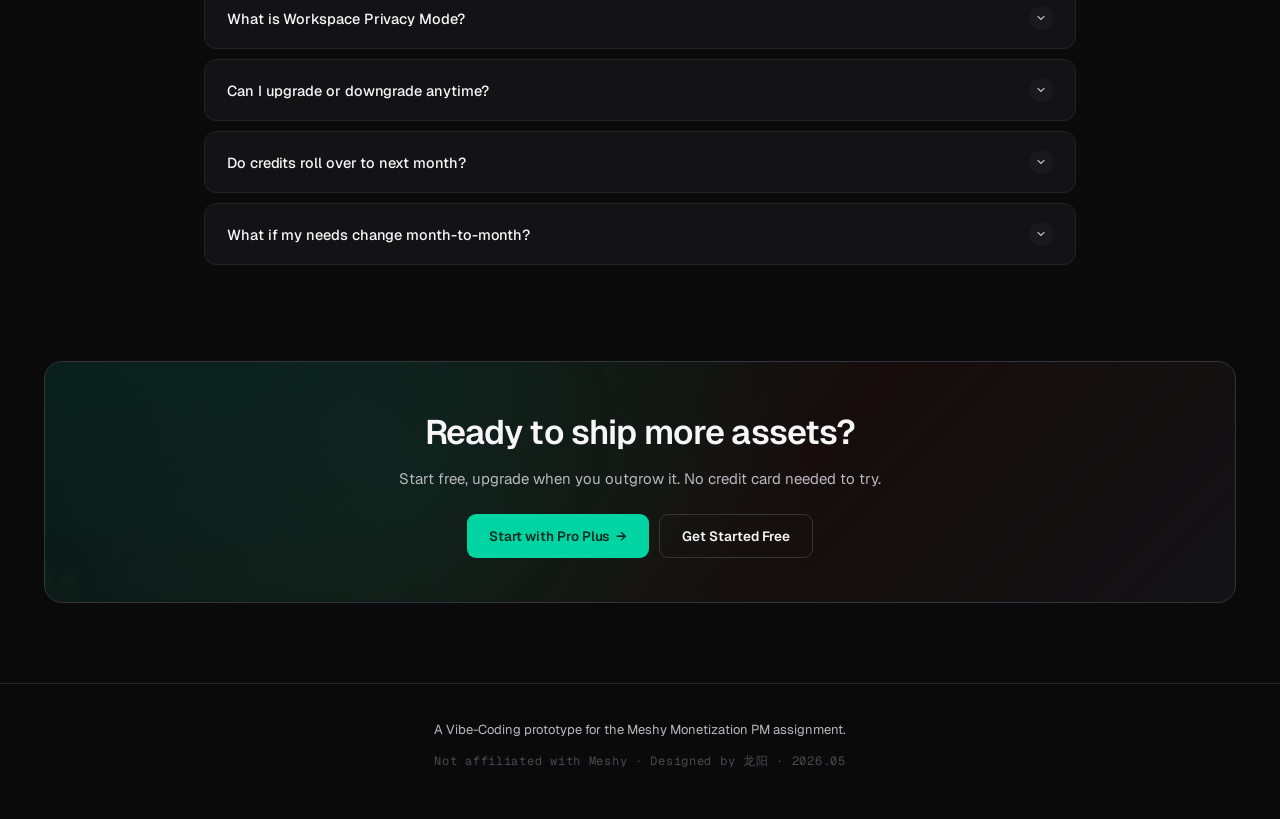
<file: deploy/Pricing v1 - Public Page.html>
<!DOCTYPE html>
<html lang="en">
<head>
<meta charset="UTF-8">
<title>Meshy Pricing — Pro Plus (refined)</title>
<meta name="viewport" content="width=device-width, initial-scale=1">
<link rel="preconnect" href="https://fonts.googleapis.com">
<link rel="preconnect" href="https://fonts.gstatic.com" crossorigin>
<link href="https://fonts.googleapis.com/css2?family=Geist:wght@400;500;600;700&family=Geist+Mono:wght@400;500;600&display=swap" rel="stylesheet">
<link rel="stylesheet" href="pricing.css">
</head>
<body>

<!-- ============================================================
     Top promotion banner
     ============================================================ -->
<div class="banner">
  <span class="banner-tag">Prototype</span>
  <span>Vibe-coded mockup of Meshy's pricing page with the proposed <strong>Pro Plus</strong> tier · not the live product</span>
</div>

<!-- ============================================================
     Sticky nav
     ============================================================ -->
<header class="nav">
  <div class="logo">
    <span class="logo-mark">M</span>
    <span>Meshy</span>
  </div>
  <nav class="nav-links">
    <a href="#">Features</a>
    <a href="#">API</a>
    <a href="#" class="active">Pricing</a>
    <a href="#">Community</a>
    <a href="#">Resources</a>
  </nav>
  <div class="nav-actions">
    <button class="btn-ghost">Log in</button>
    <button class="btn-primary">Sign Up Free</button>
  </div>
</header>

<main>

<!-- ============================================================
     Hero
     ============================================================ -->
<section class="hero">
  <div class="hero-eyebrow">
    <span class="pulse"></span>
    <span>New · Pro Plus tier now available</span>
  </div>
  <h1>Pricing built for<br><span class="accent">every kind of creator</span></h1>
  <p class="lede">From hobbyists to studios shipping production assets — pick a plan that scales with your output. <strong>Pro Plus</strong> is our new home for high-output solo creators who outgrew Pro.</p>
</section>

<!-- ============================================================
     Trust bar
     ============================================================ -->
<div class="trust-bar">
  Trusted by leading studios
  <div class="trust-logos">
    <span>NEXON</span><span>DNEG</span><span>Meta</span><span>Supercell</span><span>Square Enix</span><span>Pico</span>
  </div>
</div>

<!-- ============================================================
     Billing toggle
     ============================================================ -->
<div class="toggle-wrap">
  <div class="billing-toggle" id="billing-toggle">
    <span class="slider"></span>
    <button class="active" data-bill="monthly">Monthly</button>
    <button data-bill="yearly">Yearly</button>
  </div>
  <span class="save-pill">
    <svg viewBox="0 0 24 24" fill="none"><path d="M12 2L4 7v6c0 5 3.5 8.5 8 9 4.5-.5 8-4 8-9V7l-8-5z" stroke="currentColor" stroke-width="2"/></svg>
    SAVE 20%
  </span>
</div>

<!-- ============================================================
     Pricing cards
     ============================================================ -->
<section class="pricing-grid" data-reveal>

  <!-- FREE -->
  <div class="card">
    <h3 class="tier-name">Free</h3>
    <p class="tier-sub">Get started — no credit card needed.</p>
    <div class="price-block">
      <div class="price-main">
        <span class="currency">$</span>
        <span class="amount">0</span>
        <span class="period">/month</span>
      </div>
      <div class="price-sub">Forever free</div>
    </div>
    <div class="credit-hero">
      <span class="num">100</span>
      <span class="mono" style="font-size:12px;color:var(--text-mute)">credits / mo</span>
      <span class="lbl">~10 assets</span>
    </div>
    <button class="cta-btn outline">Get Started <span class="arrow">→</span></button>
    <ul class="features">
      <li><svg class="check-svg" viewBox="0 0 24 24" fill="none"><path d="M5 12l5 5L20 7" stroke="#6c6c75" stroke-width="2" stroke-linecap="round"/></svg>1 concurrent task</li>
      <li><svg class="check-svg" viewBox="0 0 24 24" fill="none"><path d="M5 12l5 5L20 7" stroke="#6c6c75" stroke-width="2" stroke-linecap="round"/></svg>Low queue priority</li>
      <li><svg class="check-svg" viewBox="0 0 24 24" fill="none"><path d="M5 12l5 5L20 7" stroke="#6c6c75" stroke-width="2" stroke-linecap="round"/></svg>10 Meshy-4 downloads / mo</li>
      <li><svg class="check-svg" viewBox="0 0 24 24" fill="none"><path d="M5 12l5 5L20 7" stroke="#6c6c75" stroke-width="2" stroke-linecap="round"/></svg>CC BY 4.0 license</li>
      <li><svg class="check-svg" viewBox="0 0 24 24" fill="none"><path d="M5 12l5 5L20 7" stroke="#6c6c75" stroke-width="2" stroke-linecap="round"/></svg>20 animation presets</li>
    </ul>
  </div>

  <!-- PRO -->
  <div class="card popular">
    <span class="card-badge popular">Most Popular</span>
    <h3 class="tier-name">Pro</h3>
    <p class="tier-sub">For individual creators starting their workflow.</p>
    <div class="price-block">
      <div class="price-main">
        <span class="currency">$</span>
        <span class="amount" data-monthly="20" data-yearly="16">20</span>
        <span class="period">/month</span>
      </div>
      <div class="price-sub" data-monthly="Billed monthly" data-yearly='Billed yearly · <span class="save">save $48</span>'>Billed monthly</div>
    </div>
    <div class="credit-hero">
      <span class="num">1,000</span>
      <span class="mono" style="font-size:12px;color:var(--text-mute)">credits / mo</span>
      <span class="lbl">~100 assets</span>
    </div>
    <button class="cta-btn">Subscribe <span class="arrow">→</span></button>
    <ul class="features">
      <div class="features-group-label">Generation</div>
      <li><svg class="check-svg" viewBox="0 0 24 24" fill="none"><path d="M5 12l5 5L20 7" stroke="#f5c451" stroke-width="2.2" stroke-linecap="round"/></svg><strong>10</strong>&nbsp;concurrent tasks</li>
      <li><svg class="check-svg" viewBox="0 0 24 24" fill="none"><path d="M5 12l5 5L20 7" stroke="#f5c451" stroke-width="2.2" stroke-linecap="round"/></svg>High queue priority</li>
      <li><svg class="check-svg" viewBox="0 0 24 24" fill="none"><path d="M5 12l5 5L20 7" stroke="#f5c451" stroke-width="2.2" stroke-linecap="round"/></svg>4 free retries / task</li>
      <li><svg class="check-svg" viewBox="0 0 24 24" fill="none"><path d="M5 12l5 5L20 7" stroke="#f5c451" stroke-width="2.2" stroke-linecap="round"/></svg>60% faster generation</li>
      <div class="features-group-label">Usage & Access</div>
      <li><svg class="check-svg" viewBox="0 0 24 24" fill="none"><path d="M5 12l5 5L20 7" stroke="#f5c451" stroke-width="2.2" stroke-linecap="round"/></svg>Unlimited downloads</li>
      <li><svg class="check-svg" viewBox="0 0 24 24" fill="none"><path d="M5 12l5 5L20 7" stroke="#f5c451" stroke-width="2.2" stroke-linecap="round"/></svg>Private commercial license</li>
      <li><svg class="check-svg" viewBox="0 0 24 24" fill="none"><path d="M5 12l5 5L20 7" stroke="#f5c451" stroke-width="2.2" stroke-linecap="round"/></svg>API & DCC plugins</li>
      <li><svg class="check-svg" viewBox="0 0 24 24" fill="none"><path d="M5 12l5 5L20 7" stroke="#f5c451" stroke-width="2.2" stroke-linecap="round"/></svg>500+ animation presets</li>
    </ul>
  </div>

  <!-- PRO PLUS — FEATURED -->
  <div class="card featured">
    <span class="card-badge featured">New · Power Solo</span>
    <h3 class="tier-name">Pro Plus</h3>
    <p class="tier-sub">For high-output solo creators who outgrew Pro — without paying for a team plan.</p>
    <div class="price-block">
      <div class="price-main">
        <span class="currency">$</span>
        <span class="amount" data-monthly="35" data-yearly="28">35</span>
        <span class="period">/month</span>
      </div>
      <div class="price-sub" data-monthly="Billed monthly" data-yearly='Billed yearly · <span class="save">save $84</span>'>Billed monthly</div>
    </div>
    <div class="credit-hero">
      <span class="num">2,500</span>
      <span class="mono" style="font-size:12px;color:var(--text-mute)">credits / mo</span>
      <span class="lbl">~250 assets</span>
    </div>
    <button class="cta-btn featured">Subscribe <span class="arrow">→</span></button>
    <ul class="features">
      <div class="features-group-label">Everything in Pro, plus</div>
      <li class="highlight"><svg class="check-svg" viewBox="0 0 24 24" fill="none"><path d="M5 12l5 5L20 7" stroke="#00d4a3" stroke-width="2.4" stroke-linecap="round"/></svg><strong>15</strong>&nbsp;concurrent tasks <span class="dim">(+5)</span></li>
      <li class="highlight"><svg class="check-svg" viewBox="0 0 24 24" fill="none"><path d="M5 12l5 5L20 7" stroke="#00d4a3" stroke-width="2.4" stroke-linecap="round"/></svg>Higher queue priority</li>
      <li class="highlight"><svg class="check-svg" viewBox="0 0 24 24" fill="none"><path d="M5 12l5 5L20 7" stroke="#00d4a3" stroke-width="2.4" stroke-linecap="round"/></svg>6 free retries / task</li>
      <li class="highlight"><svg class="check-svg" viewBox="0 0 24 24" fill="none"><path d="M5 12l5 5L20 7" stroke="#00d4a3" stroke-width="2.4" stroke-linecap="round"/></svg><strong>7-day</strong> API asset retention</li>
      <li class="highlight"><svg class="check-svg" viewBox="0 0 24 24" fill="none"><path d="M5 12l5 5L20 7" stroke="#00d4a3" stroke-width="2.4" stroke-linecap="round"/></svg><strong>Workspace Privacy Mode</strong></li>
      <li class="highlight"><svg class="check-svg" viewBox="0 0 24 24" fill="none"><path d="M5 12l5 5L20 7" stroke="#00d4a3" stroke-width="2.4" stroke-linecap="round"/></svg>Priority email support</li>
    </ul>
  </div>

  <!-- STUDIO -->
  <div class="card">
    <h3 class="tier-name">Studio</h3>
    <p class="tier-sub">For studios and teams — single seat works too.</p>
    <div class="price-block">
      <div class="price-main">
        <span class="currency">$</span>
        <span class="amount" data-monthly="60" data-yearly="48">60</span>
        <span class="period">/user/mo</span>
      </div>
      <div class="price-sub" data-monthly="Billed monthly per user" data-yearly='Billed yearly · <span class="save">save $144/seat</span>'>Billed monthly per user</div>
    </div>
    <div class="credit-hero">
      <span class="num">4,000</span>
      <span class="mono" style="font-size:12px;color:var(--text-mute)">/ user</span>
      <span class="lbl">~400 assets</span>
    </div>
    <button class="cta-btn">Subscribe <span class="arrow">→</span></button>
    <ul class="features">
      <div class="features-group-label">Everything in Pro Plus, plus</div>
      <li><svg class="check-svg" viewBox="0 0 24 24" fill="none"><path d="M5 12l5 5L20 7" stroke="#ff5a1f" stroke-width="2.2" stroke-linecap="round"/></svg><strong>20</strong>&nbsp;concurrent tasks</li>
      <li><svg class="check-svg" viewBox="0 0 24 24" fill="none"><path d="M5 12l5 5L20 7" stroke="#ff5a1f" stroke-width="2.2" stroke-linecap="round"/></svg>8 free retries / task</li>
      <div class="features-group-label">Team features</div>
      <li class="highlight"><svg class="check-svg" viewBox="0 0 24 24" fill="none"><path d="M5 12l5 5L20 7" stroke="#ff5a1f" stroke-width="2.2" stroke-linecap="round"/></svg><strong>Team management</strong></li>
      <li class="highlight"><svg class="check-svg" viewBox="0 0 24 24" fill="none"><path d="M5 12l5 5L20 7" stroke="#ff5a1f" stroke-width="2.2" stroke-linecap="round"/></svg><strong>Shared team credits</strong></li>
      <li class="highlight"><svg class="check-svg" viewBox="0 0 24 24" fill="none"><path d="M5 12l5 5L20 7" stroke="#ff5a1f" stroke-width="2.2" stroke-linecap="round"/></svg><strong>Centralized billing</strong></li>
      <li><svg class="check-svg" viewBox="0 0 24 24" fill="none"><path d="M5 12l5 5L20 7" stroke="#ff5a1f" stroke-width="2.2" stroke-linecap="round"/></svg>Team model annotations</li>
    </ul>
  </div>

</section>

<!-- ============================================================
     Enterprise strip
     ============================================================ -->
<section class="enterprise-strip" data-reveal>
  <div class="enterprise-card">
    <div class="enterprise-info">
      <h3>Enterprise</h3>
      <p>For organizations with large-volume needs, security requirements, and dedicated support.</p>
    </div>
    <div class="enterprise-features">
      <span>Custom credits</span>
      <span>50+ concurrent</span>
      <span>SAML SSO</span>
      <span>Forever retention</span>
    </div>
    <button class="cta-btn brand">Contact Sales <span class="arrow">→</span></button>
  </div>
</section>

<!-- ============================================================
     Credit Calculator — interactive
     ============================================================ -->
<section class="calculator-section" data-reveal>
  <div class="calc-header">
    <div class="eyebrow">▲ Find your plan</div>
    <h2>How many assets do you make a month?</h2>
    <p>Drag the slider. We'll recommend a plan based on your output and what those credits actually get you.</p>
  </div>

  <div class="calc-card">
    <div class="calc-left">
      <h3>Your monthly output</h3>
      <div class="calc-readout">
        <span id="calc-readout">120</span>
        <span class="unit">assets</span>
      </div>
      <div class="calc-readout-sub" id="calc-sub">~1,200 credits/month</div>
      <div class="calc-slider-wrap">
        <input type="range" class="slider" id="calc-slider" min="5" max="500" value="120" step="5">
        <div class="calc-slider-marks">
          <span>5</span><span>50</span><span>100</span><span>250</span><span>500+</span>
        </div>
      </div>
      <p style="font-size:12.5px;color:var(--text-mute);margin:18px 0 0;line-height:1.5">
        Based on Meshy-4 default settings (~10 credits per generated asset). Heavier workflows like rigged animations use more.
      </p>
    </div>

    <div class="calc-rec is-pro-plus" id="calc-rec">
      <div class="calc-rec-label">Recommended for you</div>
      <h4 class="calc-rec-tier" id="rec-tier">Pro Plus</h4>
      <p class="calc-rec-why" id="rec-why">Your output level is exactly where Pro Plus is designed to live — extra credits, concurrency, and privacy without paying for a team.</p>
      <div class="calc-rec-stats">
        <div class="calc-rec-stat">
          <span class="v" id="rec-credits">2,500</span>
          <span class="k">credits / mo</span>
        </div>
        <div class="calc-rec-stat">
          <span class="v" id="rec-concurrent">15</span>
          <span class="k">concurrent tasks</span>
        </div>
        <div class="calc-rec-stat">
          <span class="v" id="rec-price">$28/mo</span>
          <span class="k">billed yearly</span>
        </div>
        <div class="calc-rec-stat">
          <span class="v" id="rec-savings">Save $84/yr</span>
          <span class="k">vs monthly</span>
        </div>
      </div>
    </div>
  </div>
</section>

<!-- ============================================================
     Why Pro Plus — positioning chart
     ============================================================ -->
<section class="why-section" data-reveal>
  <div class="why-card">
    <div class="why-tag">★ Why we added Pro Plus</div>
    <h3>The "high-output solo" gap</h3>
    <p class="lede">If you've been adding <strong>$30+ of extra credits every month</strong>, or running <strong>150+ generations a week on Pro</strong> — you're hitting the wall thousands of indie devs, freelance 3D artists, and solo content creators hit. Studio's per-seat team plan isn't designed for you. Pro Plus is.</p>

    <div class="why-layout">

      <!-- Positioning chart -->
      <div class="position-chart">
        <h4>Plan positioning · output vs. team size</h4>
        <div class="chart-area">
          <!-- The "gap" Pro Plus fills -->
          <div class="chart-gap" style="left: 60%; top: 75%;"></div>

          <!-- Dots positioned by (x: output, y: team size, inverted) -->
          <div class="chart-dot free"    data-label="Free"      style="left: 8%;  top: 92%;"></div>
          <div class="chart-dot pro"     data-label="Pro"       style="left: 30%; top: 80%;"></div>
          <div class="chart-dot proplus" data-label="Pro Plus"  style="left: 60%; top: 75%;"></div>
          <div class="chart-dot studio"  data-label="Studio"    style="left: 65%; top: 35%;"></div>
          <div class="chart-dot enterprise" data-label="Enterprise" style="left: 92%; top: 10%;"></div>

          <span class="chart-axis x-low">Low output</span>
          <span class="chart-axis x-high">High output</span>
          <span class="chart-axis y-low">Solo</span>
          <span class="chart-axis y-high">Team</span>
        </div>
        <p style="font-size:11.5px;color:var(--text-faint);margin:32px 0 0;font-family:'Geist Mono',monospace;letter-spacing:0.02em;line-height:1.5">
          Pro maxes out around 100 assets/mo. Studio assumes a team. Pro Plus fills the empty quadrant — heavy individual output, no team overhead.
        </p>
      </div>

      <!-- Stats comparison -->
      <div class="why-stats">
        <div class="why-stat-block">
          <h4>vs. Pro · How it scales you up</h4>
          <ul class="why-stat-list">
            <li>Credits / month <span class="val up">1,000 → 2,500</span></li>
            <li>Concurrent tasks <span class="val up">10 → 15</span></li>
            <li>Queue priority <span class="val up">High → Higher</span></li>
            <li>API asset retention <span class="val up">3d → 7d</span></li>
            <li>Workspace Privacy Mode <span class="val up">+ NEW</span></li>
            <li>Price (yearly) <span class="val">$16 → $28 / mo</span></li>
          </ul>
        </div>
        <div class="why-stat-block">
          <h4>vs. Studio · Why it's right for solo</h4>
          <ul class="why-stat-list">
            <li>Per-user pricing <span class="val">single user, no math</span></li>
            <li>Team management <span class="val same">— not needed</span></li>
            <li>Shared team credits <span class="val same">— Studio's value</span></li>
            <li>Cost (yearly) <span class="val up">$336 vs $576/yr</span></li>
          </ul>
        </div>
      </div>

    </div>
  </div>
</section>

<!-- ============================================================
     Compare table
     ============================================================ -->
<section class="compare-wrap" data-reveal>
  <div class="compare-head">
    <h2>Compare plans</h2>
    <p>Side-by-side breakdown of credits, concurrency, and features across all five tiers. Hover a column to focus it.</p>
  </div>

  <div class="compare-scroller">
    <table class="compare-table">
      <thead>
        <tr>
          <th></th>
          <th>Free</th>
          <th class="col-popular">Pro</th>
          <th class="col-featured">Pro Plus</th>
          <th>Studio</th>
          <th>Enterprise</th>
        </tr>
      </thead>
      <tbody>
        <tr class="group-row"><td colspan="6">Fundamental</td></tr>
        <tr>
          <td class="row-label">Credits / month</td>
          <td class="num-mono">100</td>
          <td class="num-mono">1,000</td>
          <td class="num-mono featured-col"><strong>2,500</strong></td>
          <td class="num-mono">4,000 / user</td>
          <td>Custom</td>
        </tr>
        <tr>
          <td class="row-label">Assets / month (approx)</td>
          <td class="num-mono">~10</td>
          <td class="num-mono">~100</td>
          <td class="num-mono featured-col"><strong>~250</strong></td>
          <td class="num-mono">~400 / user</td>
          <td>Custom</td>
        </tr>
        <tr>
          <td class="row-label">Concurrent tasks</td>
          <td class="num-mono">1</td>
          <td class="num-mono">10</td>
          <td class="num-mono featured-col"><strong>15</strong></td>
          <td class="num-mono">20</td>
          <td class="num-mono">50+</td>
        </tr>
        <tr>
          <td class="row-label">Queue priority</td>
          <td>Low</td>
          <td>High</td>
          <td class="featured-col"><strong>Higher</strong></td>
          <td>Higher</td>
          <td>Highest</td>
        </tr>
        <tr>
          <td class="row-label">Generation speed</td>
          <td class="dash">—</td>
          <td>60% faster</td>
          <td class="featured-col">60% faster</td>
          <td>60% faster</td>
          <td>60% faster</td>
        </tr>
        <tr>
          <td class="row-label">Free retries / task</td>
          <td class="dash">—</td>
          <td class="num-mono">4</td>
          <td class="num-mono featured-col"><strong>6</strong></td>
          <td class="num-mono">8</td>
          <td>Unlimited</td>
        </tr>
        <tr>
          <td class="row-label">Asset license</td>
          <td>CC BY 4.0</td>
          <td>Private</td>
          <td class="featured-col">Private</td>
          <td>Private</td>
          <td>Private</td>
        </tr>

        <tr class="group-row"><td colspan="6">API & Integrations</td></tr>
        <tr>
          <td class="row-label">API access</td>
          <td class="dash">—</td>
          <td class="check"></td>
          <td class="check featured-col"></td>
          <td class="check"></td>
          <td>Full</td>
        </tr>
        <tr>
          <td class="row-label">DCC plugins (Blender / Unity / Maya…)</td>
          <td class="dash">—</td>
          <td class="check"></td>
          <td class="check featured-col"></td>
          <td class="check"></td>
          <td class="check"></td>
        </tr>
        <tr>
          <td class="row-label">API asset retention</td>
          <td class="dash">—</td>
          <td>3 days</td>
          <td class="featured-col"><strong>7 days</strong></td>
          <td>3 days</td>
          <td>Forever</td>
        </tr>

        <tr class="group-row"><td colspan="6">Workspace & Collaboration</td></tr>
        <tr>
          <td class="row-label">Team workspaces</td>
          <td class="dash">—</td>
          <td class="dash">—</td>
          <td class="dash featured-col">—</td>
          <td>Single</td>
          <td>Multiple</td>
        </tr>
        <tr>
          <td class="row-label">Shared team credits</td>
          <td class="dash">—</td>
          <td class="dash">—</td>
          <td class="dash featured-col">—</td>
          <td class="check"></td>
          <td class="check"></td>
        </tr>
        <tr>
          <td class="row-label">Centralized billing</td>
          <td class="dash">—</td>
          <td class="dash">—</td>
          <td class="dash featured-col">—</td>
          <td class="check"></td>
          <td class="check"></td>
        </tr>
        <tr>
          <td class="row-label">Workspace Privacy Mode</td>
          <td class="dash">—</td>
          <td class="dash">—</td>
          <td class="check featured-col"></td>
          <td class="check"></td>
          <td>Advanced</td>
        </tr>

        <tr class="group-row"><td colspan="6">Support</td></tr>
        <tr>
          <td class="row-label">Support channel</td>
          <td>Discord</td>
          <td>Discord + Chat</td>
          <td class="featured-col"><strong>Chat + Priority Email</strong></td>
          <td>Email</td>
          <td>Dedicated</td>
        </tr>
      </tbody>
    </table>
  </div>
</section>

<!-- ============================================================
     FAQ
     ============================================================ -->
<section class="faq-section" data-reveal>
  <div class="faq-head">
    <h2>Common questions</h2>
    <p>Everything you'd ask before subscribing.</p>
  </div>
  <div class="faq-list">

    <div class="faq-item open">
      <button class="q">
        <span>How is Pro Plus different from Pro?</span>
        <span class="toggle-icon">
          <svg width="12" height="12" viewBox="0 0 24 24" fill="none"><path d="M6 9l6 6 6-6" stroke="currentColor" stroke-width="2.4" stroke-linecap="round"/></svg>
        </span>
      </button>
      <div class="a"><div class="a-inner">
        Pro Plus gives you <strong>2.5× the credits</strong> (2,500 vs 1,000), 50% more concurrent tasks (15 vs 10), higher queue priority, longer API asset retention (7 days), and a new Workspace Privacy Mode — all for about $12/mo more on yearly billing. It's designed for the moment you start buying credit top-ups every month on Pro.
      </div></div>
    </div>

    <div class="faq-item">
      <button class="q">
        <span>Why not just buy more credit top-ups on Pro?</span>
        <span class="toggle-icon">
          <svg width="12" height="12" viewBox="0 0 24 24" fill="none"><path d="M6 9l6 6 6-6" stroke="currentColor" stroke-width="2.4" stroke-linecap="round"/></svg>
        </span>
      </button>
      <div class="a"><div class="a-inner">
        You can — but top-ups cost roughly $1.50 per 100 credits. Pro Plus delivers an extra 1,500 credits/mo plus higher concurrency, priority, and retention features for ~$12/mo. If you've topped up twice in the last three months, Pro Plus is already cheaper.
      </div></div>
    </div>

    <div class="faq-item">
      <button class="q">
        <span>What is Workspace Privacy Mode?</span>
        <span class="toggle-icon">
          <svg width="12" height="12" viewBox="0 0 24 24" fill="none"><path d="M6 9l6 6 6-6" stroke="currentColor" stroke-width="2.4" stroke-linecap="round"/></svg>
        </span>
      </button>
      <div class="a"><div class="a-inner">
        Privacy Mode keeps your generated assets out of the community feed and excludes them from anonymous model-training opt-in. Useful for client work under NDA, unannounced game assets, and anything you'd rather not show publicly.
      </div></div>
    </div>

    <div class="faq-item">
      <button class="q">
        <span>Can I upgrade or downgrade anytime?</span>
        <span class="toggle-icon">
          <svg width="12" height="12" viewBox="0 0 24 24" fill="none"><path d="M6 9l6 6 6-6" stroke="currentColor" stroke-width="2.4" stroke-linecap="round"/></svg>
        </span>
      </button>
      <div class="a"><div class="a-inner">
        Yes. Upgrades take effect immediately and we prorate the difference. Downgrades take effect at the end of your current billing period. Unused credits from your previous plan carry over for 30 days.
      </div></div>
    </div>

    <div class="faq-item">
      <button class="q">
        <span>Do credits roll over to next month?</span>
        <span class="toggle-icon">
          <svg width="12" height="12" viewBox="0 0 24 24" fill="none"><path d="M6 9l6 6 6-6" stroke="currentColor" stroke-width="2.4" stroke-linecap="round"/></svg>
        </span>
      </button>
      <div class="a"><div class="a-inner">
        Monthly subscription credits expire at the end of each cycle. Pay-as-you-go top-up credits roll over for 12 months. Yearly subscriptions deposit the full annual credit allotment up front, with a soft monthly throttle to keep workloads steady.
      </div></div>
    </div>

    <div class="faq-item">
      <button class="q">
        <span>What if my needs change month-to-month?</span>
        <span class="toggle-icon">
          <svg width="12" height="12" viewBox="0 0 24 24" fill="none"><path d="M6 9l6 6 6-6" stroke="currentColor" stroke-width="2.4" stroke-linecap="round"/></svg>
        </span>
      </button>
      <div class="a"><div class="a-inner">
        Pick the plan that matches your <em>average</em> month and use top-up credits when you spike. Yearly billing is the best value if you generate consistently; monthly is best if your workload is bursty.
      </div></div>
    </div>

  </div>
</section>

<!-- ============================================================
     CTA strip
     ============================================================ -->
<section class="cta-strip" data-reveal>
  <div class="cta-strip-inner">
    <h2>Ready to ship more assets?</h2>
    <p>Start free, upgrade when you outgrow it. No credit card needed to try.</p>
    <div class="actions">
      <button class="cta-btn featured" style="margin:0;width:auto;padding:12px 22px">Start with Pro Plus <span class="arrow">→</span></button>
      <button class="cta-btn outline" style="margin:0;width:auto;padding:12px 22px">Get Started Free</button>
    </div>
  </div>
</section>

</main>

<footer>
  <p class="footer-note">A Vibe-Coding prototype for the Meshy Monetization PM assignment.</p>
  <p>Not affiliated with Meshy · Designed by 龙阳 · 2026.05</p>
</footer>

<script src="pricing.js"></script>
</body>
</html>
</file>
<file: deploy/pricing.css>
/* ============================================================
   Meshy Pricing — Refined v2
   Design tokens & global styles
   ============================================================ */

:root {
  /* Surfaces */
  --bg: #0a0a0b;
  --bg-1: #0e0e10;
  --bg-2: #131316;
  --bg-3: #18181d;
  --bg-4: #1d1d23;
  --bg-elevated: #1f1f26;

  /* Borders */
  --border: #232328;
  --border-strong: #34343c;
  --border-glow: rgba(255, 255, 255, 0.08);

  /* Text */
  --text: #f6f6f8;
  --text-soft: #b8b8c0;
  --text-mute: #6c6c75;
  --text-faint: #4a4a52;

  /* Brand */
  --orange: #ff5a1f;
  --orange-soft: rgba(255, 90, 31, 0.14);
  --orange-line: rgba(255, 90, 31, 0.35);

  /* Pro Plus — green */
  --teal: #00d4a3;
  --teal-soft: rgba(0, 212, 163, 0.12);
  --teal-line: rgba(0, 212, 163, 0.40);
  --teal-deep: rgba(0, 212, 163, 0.06);

  /* Pro — popular yellow (more muted) */
  --gold: #f5c451;
  --gold-soft: rgba(245, 196, 81, 0.10);

  /* Motion */
  --ease: cubic-bezier(0.4, 0, 0.2, 1);
  --ease-out: cubic-bezier(0.2, 0.7, 0.3, 1);

  /* Shadow */
  --shadow-card: 0 1px 0 rgba(255,255,255,0.03) inset, 0 1px 2px rgba(0,0,0,0.35);
  --shadow-lift: 0 1px 0 rgba(255,255,255,0.06) inset, 0 20px 50px -16px rgba(0,0,0,0.55);
  --shadow-glow-teal: 0 0 0 1px var(--teal-line), 0 18px 60px -22px rgba(0, 212, 163, 0.35);
  --shadow-glow-gold: 0 0 0 1px rgba(245, 196, 81, 0.32), 0 18px 60px -22px rgba(245, 196, 81, 0.20);

  /* Layout */
  --maxw: 1240px;
}

* { box-sizing: border-box; }
*::selection { background: var(--orange-soft); color: var(--text); }

html, body {
  margin: 0; padding: 0;
  background: var(--bg);
  color: var(--text);
  font-family: 'Geist', system-ui, -apple-system, sans-serif;
  font-size: 15px;
  line-height: 1.55;
  -webkit-font-smoothing: antialiased;
  -moz-osx-font-smoothing: grayscale;
}

a { color: inherit; text-decoration: none; }
button { font-family: inherit; cursor: pointer; }
.mono { font-family: 'Geist Mono', ui-monospace, monospace; }

/* Subtle grid background to add texture (very low opacity) */
body::before {
  content: '';
  position: fixed;
  inset: 0;
  background-image:
    radial-gradient(circle at 20% 0%, rgba(255, 90, 31, 0.05) 0%, transparent 40%),
    radial-gradient(circle at 80% 10%, rgba(0, 212, 163, 0.04) 0%, transparent 35%);
  pointer-events: none;
  z-index: 0;
}

main, header, footer { position: relative; z-index: 1; }

/* ============================================================
   Top banner
   ============================================================ */
.banner {
  background: linear-gradient(90deg, #ff5a1f 0%, #ff7a3d 50%, #ff5a1f 100%);
  background-size: 200% 100%;
  animation: banner-shift 12s linear infinite;
  color: #fff;
  text-align: center;
  padding: 9px 20px;
  font-size: 12.5px;
  font-weight: 500;
  letter-spacing: 0.005em;
  display: flex;
  align-items: center;
  justify-content: center;
  gap: 10px;
}
@keyframes banner-shift {
  0% { background-position: 0% 0%; }
  100% { background-position: 200% 0%; }
}
.banner-tag {
  font-family: 'Geist Mono', monospace;
  font-size: 10px;
  letter-spacing: 0.16em;
  padding: 2px 7px;
  border-radius: 3px;
  background: rgba(0,0,0,0.22);
  text-transform: uppercase;
}
.banner strong { font-weight: 600; }

/* ============================================================
   Header
   ============================================================ */
header.nav {
  border-bottom: 1px solid var(--border);
  padding: 16px 36px;
  display: flex;
  align-items: center;
  gap: 32px;
  background: rgba(10, 10, 11, 0.78);
  backdrop-filter: blur(14px) saturate(160%);
  -webkit-backdrop-filter: blur(14px) saturate(160%);
  position: sticky;
  top: 0;
  z-index: 100;
}
.logo {
  font-weight: 700;
  font-size: 17px;
  letter-spacing: -0.025em;
  display: flex;
  align-items: center;
  gap: 9px;
}
.logo-mark {
  width: 22px; height: 22px;
  border-radius: 5px;
  background: linear-gradient(135deg, #ff5a1f, #ff8c4d);
  display: grid; place-items: center;
  color: #fff;
  font-size: 12px;
  font-weight: 700;
  box-shadow: 0 0 0 1px rgba(255,255,255,0.06) inset;
}
.nav-links {
  display: flex;
  gap: 26px;
  font-size: 13.5px;
  color: var(--text-soft);
  flex: 1;
}
.nav-links a {
  position: relative;
  padding: 4px 0;
  transition: color 0.2s var(--ease);
}
.nav-links a:hover { color: var(--text); }
.nav-links a.active { color: var(--text); }
.nav-links a.active::after {
  content: '';
  position: absolute;
  left: 0; right: 0; bottom: -6px;
  height: 2px;
  background: var(--orange);
  border-radius: 2px;
}
.nav-actions { display: flex; gap: 10px; align-items: center; }
.btn-ghost {
  background: transparent;
  color: var(--text-soft);
  border: 1px solid transparent;
  padding: 7px 13px;
  border-radius: 7px;
  font-size: 13px;
  font-weight: 500;
  transition: all 0.18s var(--ease);
}
.btn-ghost:hover { color: var(--text); background: var(--bg-3); }
.btn-primary {
  background: var(--text);
  color: var(--bg);
  border: none;
  padding: 8px 16px;
  border-radius: 7px;
  font-size: 13px;
  font-weight: 600;
  transition: all 0.18s var(--ease);
}
.btn-primary:hover { background: #fff; transform: translateY(-1px); }

/* ============================================================
   Hero
   ============================================================ */
.hero {
  max-width: var(--maxw);
  margin: 0 auto;
  padding: 80px 36px 28px;
  text-align: center;
  position: relative;
}
.hero-eyebrow {
  display: inline-flex;
  align-items: center;
  gap: 8px;
  font-family: 'Geist Mono', monospace;
  font-size: 11px;
  letter-spacing: 0.14em;
  text-transform: uppercase;
  color: var(--teal);
  background: var(--teal-soft);
  border: 1px solid var(--teal-line);
  padding: 5px 12px;
  border-radius: 100px;
  margin-bottom: 22px;
}
.hero-eyebrow .pulse {
  width: 6px; height: 6px;
  border-radius: 50%;
  background: var(--teal);
  box-shadow: 0 0 0 0 var(--teal);
  animation: pulse 2s infinite;
}
@keyframes pulse {
  0% { box-shadow: 0 0 0 0 rgba(0, 212, 163, 0.6); }
  70% { box-shadow: 0 0 0 8px rgba(0, 212, 163, 0); }
  100% { box-shadow: 0 0 0 0 rgba(0, 212, 163, 0); }
}
.hero h1 {
  font-size: clamp(40px, 5.4vw, 64px);
  font-weight: 600;
  letter-spacing: -0.035em;
  line-height: 1.02;
  margin: 0 0 22px;
  color: var(--text);
}
.hero h1 .accent {
  background: linear-gradient(180deg, #fff 0%, #88888f 110%);
  -webkit-background-clip: text;
  background-clip: text;
  color: transparent;
  font-style: italic;
  font-weight: 500;
}
.hero p.lede {
  font-size: 17px;
  color: var(--text-soft);
  max-width: 620px;
  margin: 0 auto 30px;
  line-height: 1.55;
}
.hero p.lede strong { color: var(--text); font-weight: 600; }

/* Trust bar */
.trust-bar {
  text-align: center;
  padding: 8px 0 56px;
  color: var(--text-faint);
  font-size: 10.5px;
  letter-spacing: 0.18em;
  text-transform: uppercase;
  font-family: 'Geist Mono', monospace;
}
.trust-logos {
  display: flex;
  justify-content: center;
  gap: 40px;
  margin-top: 18px;
  flex-wrap: wrap;
}
.trust-logos span {
  color: var(--text-mute);
  font-family: 'Geist', sans-serif;
  font-weight: 600;
  font-size: 14px;
  letter-spacing: -0.01em;
  opacity: 0.65;
  text-transform: none;
  transition: opacity 0.2s;
}
.trust-logos span:hover { opacity: 1; color: var(--text-soft); }

/* ============================================================
   Billing toggle
   ============================================================ */
.toggle-wrap {
  display: flex;
  justify-content: center;
  align-items: center;
  gap: 14px;
  margin-bottom: 40px;
}
.billing-toggle {
  display: inline-flex;
  background: var(--bg-2);
  border: 1px solid var(--border);
  border-radius: 100px;
  padding: 4px;
  position: relative;
  box-shadow: var(--shadow-card);
}
.billing-toggle button {
  background: transparent;
  color: var(--text-soft);
  border: none;
  padding: 8px 22px;
  border-radius: 100px;
  font-size: 13px;
  font-weight: 500;
  position: relative;
  z-index: 2;
  transition: color 0.25s var(--ease);
}
.billing-toggle button.active { color: var(--bg); font-weight: 600; }
.billing-toggle .slider {
  position: absolute;
  top: 4px;
  bottom: 4px;
  background: var(--text);
  border-radius: 100px;
  transition: left 0.35s var(--ease), width 0.35s var(--ease);
  z-index: 1;
  box-shadow: 0 2px 6px rgba(0,0,0,0.3);
}
.save-pill {
  background: var(--teal-soft);
  color: var(--teal);
  font-size: 11px;
  font-weight: 600;
  padding: 5px 11px;
  border-radius: 100px;
  font-family: 'Geist Mono', monospace;
  letter-spacing: 0.06em;
  border: 1px solid var(--teal-line);
  display: inline-flex;
  align-items: center;
  gap: 6px;
}
.save-pill svg { width: 12px; height: 12px; }

/* ============================================================
   Pricing grid + cards
   ============================================================ */
.pricing-grid {
  max-width: var(--maxw);
  margin: 0 auto;
  padding: 0 24px;
  display: grid;
  grid-template-columns: repeat(4, 1fr);
  gap: 14px;
}
@media (max-width: 1100px) { .pricing-grid { grid-template-columns: repeat(2, 1fr); } }
@media (max-width: 640px)  { .pricing-grid { grid-template-columns: 1fr; } }

.card {
  background: var(--bg-2);
  border: 1px solid var(--border);
  border-radius: 14px;
  padding: 26px 24px 24px;
  position: relative;
  display: flex;
  flex-direction: column;
  transition: transform 0.3s var(--ease), border-color 0.3s var(--ease),
              box-shadow 0.3s var(--ease), background 0.3s var(--ease);
  box-shadow: var(--shadow-card);
}
.card::after {
  /* hover gradient overlay */
  content: '';
  position: absolute;
  inset: 0;
  border-radius: inherit;
  background: linear-gradient(180deg, rgba(255,255,255,0.025), transparent 50%);
  opacity: 0;
  transition: opacity 0.3s var(--ease);
  pointer-events: none;
}
.card:hover {
  border-color: var(--border-strong);
  transform: translateY(-2px);
  box-shadow: var(--shadow-lift);
}
.card:hover::after { opacity: 1; }

.card.popular {
  border-color: rgba(245, 196, 81, 0.32);
  background: linear-gradient(180deg, var(--gold-soft) 0%, var(--bg-2) 45%);
}
.card.popular:hover { box-shadow: var(--shadow-glow-gold); }

.card.featured {
  border-color: var(--teal-line);
  background: linear-gradient(180deg, var(--teal-deep) 0%, var(--bg-2) 50%);
  box-shadow: 0 1px 0 rgba(255,255,255,0.03) inset, 0 12px 40px -20px rgba(0,212,163,0.3);
}
.card.featured:hover { box-shadow: var(--shadow-glow-teal); transform: translateY(-3px); }

/* Featured card subtle texture */
.card.featured::before {
  content: '';
  position: absolute;
  top: 0; right: 0;
  width: 180px; height: 180px;
  background: radial-gradient(circle at top right, rgba(0,212,163,0.10), transparent 70%);
  pointer-events: none;
  border-radius: inherit;
}

.card-badge {
  position: absolute;
  top: -10px;
  left: 18px;
  font-family: 'Geist Mono', monospace;
  font-size: 10px;
  font-weight: 700;
  letter-spacing: 0.14em;
  padding: 4px 10px;
  border-radius: 4px;
  text-transform: uppercase;
  display: inline-flex;
  align-items: center;
  gap: 5px;
}
.card-badge.popular {
  background: var(--gold);
  color: #1a1408;
}
.card-badge.featured {
  background: var(--teal);
  color: #042e23;
}
.card-badge.featured::before {
  content: '★';
  font-size: 11px;
  letter-spacing: 0;
}

.tier-name {
  font-size: 17px;
  font-weight: 600;
  margin: 0 0 4px;
  letter-spacing: -0.01em;
}
.tier-sub {
  font-size: 12.5px;
  color: var(--text-mute);
  margin: 0 0 22px;
  min-height: 36px;
  line-height: 1.4;
}

/* Price block */
.price-block { margin-bottom: 4px; min-height: 88px; }
.price-main {
  display: flex;
  align-items: baseline;
  gap: 2px;
  margin-bottom: 6px;
}
.price-main .currency {
  font-size: 22px;
  color: var(--text-soft);
  font-weight: 500;
  margin-right: 2px;
}
.price-main .amount {
  font-size: 46px;
  font-weight: 700;
  letter-spacing: -0.04em;
  line-height: 1;
  font-variant-numeric: tabular-nums;
  transition: color 0.25s var(--ease);
}
.price-main .amount.is-changing {
  animation: digit-roll 0.4s var(--ease);
}
@keyframes digit-roll {
  0% { transform: translateY(-6px); opacity: 0.3; }
  100% { transform: translateY(0); opacity: 1; }
}
.price-main .period {
  font-size: 13px;
  color: var(--text-mute);
  margin-left: 6px;
}
.price-sub {
  font-size: 11.5px;
  color: var(--text-mute);
  font-family: 'Geist Mono', monospace;
  letter-spacing: 0.02em;
  min-height: 18px;
  display: flex;
  align-items: center;
  gap: 7px;
}
.price-sub .strike { text-decoration: line-through; opacity: 0.5; }
.price-sub .save { color: var(--teal); }

/* Credit hero — the key info promoted up */
.credit-hero {
  display: flex;
  align-items: baseline;
  gap: 8px;
  padding: 12px 14px;
  margin: 16px 0 0;
  border-radius: 9px;
  background: rgba(255,255,255,0.025);
  border: 1px solid rgba(255,255,255,0.04);
  transition: all 0.3s var(--ease);
}
.card.featured .credit-hero {
  background: var(--teal-soft);
  border-color: var(--teal-line);
}
.card.popular .credit-hero {
  background: var(--gold-soft);
  border-color: rgba(245, 196, 81, 0.20);
}
.credit-hero .num {
  font-size: 22px;
  font-weight: 700;
  letter-spacing: -0.02em;
  color: var(--text);
  font-variant-numeric: tabular-nums;
}
.card.featured .credit-hero .num { color: var(--teal); }
.card.popular .credit-hero .num { color: var(--gold); }
.credit-hero .lbl {
  font-size: 12px;
  color: var(--text-mute);
  font-family: 'Geist Mono', monospace;
  margin-left: auto;
  letter-spacing: 0.02em;
}

/* CTAs */
.cta-btn {
  background: var(--text);
  color: var(--bg);
  border: none;
  border-radius: 9px;
  padding: 12px 18px;
  font-size: 13.5px;
  font-weight: 600;
  margin: 18px 0 22px;
  width: 100%;
  transition: all 0.2s var(--ease);
  display: inline-flex;
  align-items: center;
  justify-content: center;
  gap: 6px;
  letter-spacing: -0.005em;
}
.cta-btn .arrow { transition: transform 0.2s var(--ease); }
.cta-btn:hover { background: #fff; transform: translateY(-1px); box-shadow: 0 8px 24px -10px rgba(255,255,255,0.4); }
.cta-btn:hover .arrow { transform: translateX(3px); }

.cta-btn.outline {
  background: transparent;
  color: var(--text);
  border: 1px solid var(--border-strong);
}
.cta-btn.outline:hover {
  background: var(--bg-3);
  border-color: var(--text-mute);
  box-shadow: none;
}
.cta-btn.featured {
  background: var(--teal);
  color: #042e23;
}
.cta-btn.featured:hover {
  background: #2ee0b3;
  box-shadow: 0 8px 24px -10px rgba(0,212,163,0.5);
}
.cta-btn.brand {
  background: var(--orange);
  color: #fff;
}
.cta-btn.brand:hover {
  background: #ff7a3d;
  box-shadow: 0 8px 24px -10px rgba(255,90,31,0.5);
}

/* Features */
.features {
  list-style: none;
  padding: 0;
  margin: 0;
  flex: 1;
}
.features-group-label {
  font-family: 'Geist Mono', monospace;
  font-size: 10px;
  letter-spacing: 0.12em;
  color: var(--text-faint);
  text-transform: uppercase;
  margin: 16px 0 8px;
  padding-top: 12px;
  border-top: 1px dashed var(--border);
}
.features-group-label:first-child { margin-top: 0; padding-top: 0; border-top: none; }
.features li {
  display: flex;
  align-items: flex-start;
  gap: 9px;
  font-size: 13px;
  padding: 5px 0;
  color: var(--text-soft);
  line-height: 1.45;
}
.features li .check-svg {
  flex-shrink: 0;
  width: 14px;
  height: 14px;
  margin-top: 3px;
}
.features li.highlight { color: var(--text); }
.features li strong { color: var(--text); font-weight: 600; }
.features li .dim { color: var(--text-mute); }

/* ============================================================
   Enterprise strip
   ============================================================ */
.enterprise-strip {
  max-width: var(--maxw);
  margin: 14px auto 0;
  padding: 0 24px;
}
.enterprise-card {
  background: var(--bg-3);
  border: 1px solid var(--border);
  border-radius: 14px;
  padding: 24px 28px;
  display: flex;
  align-items: center;
  gap: 24px;
  flex-wrap: wrap;
  position: relative;
  overflow: hidden;
}
.enterprise-card::before {
  content: '';
  position: absolute;
  inset: 0;
  background: radial-gradient(circle at 90% 50%, rgba(255,90,31,0.06), transparent 50%);
  pointer-events: none;
}
.enterprise-card > * { position: relative; z-index: 1; }
.enterprise-info { flex: 1 1 320px; min-width: 0; }
.enterprise-info h3 {
  font-size: 18px;
  font-weight: 600;
  margin: 0 0 4px;
  letter-spacing: -0.01em;
}
.enterprise-info p {
  font-size: 13.5px;
  color: var(--text-soft);
  margin: 0;
  line-height: 1.5;
}
.enterprise-features {
  display: flex;
  gap: 22px;
  flex-wrap: wrap;
  font-size: 12.5px;
  color: var(--text-mute);
  font-family: 'Geist Mono', monospace;
  letter-spacing: 0.02em;
}
.enterprise-features span {
  display: inline-flex;
  align-items: center;
  gap: 6px;
}
.enterprise-features span::before {
  content: '';
  width: 4px; height: 4px;
  border-radius: 50%;
  background: var(--text-faint);
}
.enterprise-card .cta-btn {
  margin: 0;
  width: auto;
  padding: 12px 24px;
  white-space: nowrap;
}

/* ============================================================
   Credit Calculator
   ============================================================ */
.calculator-section {
  max-width: var(--maxw);
  margin: 96px auto 0;
  padding: 0 24px;
}
.calc-header {
  text-align: center;
  margin-bottom: 32px;
}
.calc-header .eyebrow {
  font-family: 'Geist Mono', monospace;
  font-size: 11px;
  letter-spacing: 0.14em;
  color: var(--orange);
  text-transform: uppercase;
  margin-bottom: 10px;
}
.calc-header h2 {
  font-size: clamp(28px, 3.4vw, 38px);
  font-weight: 600;
  letter-spacing: -0.025em;
  margin: 0 0 10px;
}
.calc-header p {
  color: var(--text-soft);
  font-size: 15px;
  margin: 0;
  max-width: 560px;
  margin: 0 auto;
}
.calc-card {
  background: var(--bg-2);
  border: 1px solid var(--border);
  border-radius: 18px;
  padding: 36px 40px;
  display: grid;
  grid-template-columns: 1.2fr 1fr;
  gap: 48px;
  align-items: center;
  position: relative;
  overflow: hidden;
}
.calc-card::before {
  content: '';
  position: absolute;
  inset: 0;
  background:
    radial-gradient(circle at 0% 100%, rgba(255,90,31,0.05), transparent 50%),
    radial-gradient(circle at 100% 0%, rgba(0,212,163,0.05), transparent 50%);
  pointer-events: none;
}
.calc-card > * { position: relative; z-index: 1; }
@media (max-width: 860px) {
  .calc-card { grid-template-columns: 1fr; gap: 32px; padding: 28px; }
}

.calc-left h3 {
  font-size: 14px;
  font-weight: 500;
  color: var(--text-mute);
  margin: 0 0 14px;
  font-family: 'Geist Mono', monospace;
  letter-spacing: 0.04em;
  text-transform: uppercase;
}
.calc-readout {
  font-size: clamp(40px, 5.4vw, 56px);
  font-weight: 700;
  letter-spacing: -0.035em;
  line-height: 1;
  margin: 0 0 6px;
  font-variant-numeric: tabular-nums;
  display: flex;
  align-items: baseline;
  gap: 10px;
}
.calc-readout .unit {
  font-size: 18px;
  font-weight: 500;
  color: var(--text-soft);
  letter-spacing: -0.01em;
}
.calc-readout-sub {
  font-size: 13px;
  color: var(--text-mute);
  font-family: 'Geist Mono', monospace;
  margin-bottom: 24px;
  letter-spacing: 0.02em;
}
.calc-slider-wrap {
  margin: 20px 0 10px;
}
.calc-slider-marks {
  display: flex;
  justify-content: space-between;
  font-size: 11px;
  color: var(--text-faint);
  font-family: 'Geist Mono', monospace;
  margin-top: 10px;
  letter-spacing: 0.02em;
}

/* Custom range input */
input[type="range"].slider {
  -webkit-appearance: none;
  appearance: none;
  width: 100%;
  height: 6px;
  border-radius: 100px;
  background: var(--bg-4);
  outline: none;
  cursor: pointer;
}
input[type="range"].slider::-webkit-slider-thumb {
  -webkit-appearance: none;
  appearance: none;
  width: 22px;
  height: 22px;
  border-radius: 50%;
  background: var(--text);
  border: 4px solid var(--bg-2);
  box-shadow: 0 0 0 1px var(--border-strong), 0 4px 12px rgba(0,0,0,0.4);
  cursor: grab;
  transition: transform 0.15s var(--ease);
}
input[type="range"].slider::-webkit-slider-thumb:hover { transform: scale(1.15); }
input[type="range"].slider::-webkit-slider-thumb:active { cursor: grabbing; transform: scale(1.1); }
input[type="range"].slider::-moz-range-thumb {
  width: 22px;
  height: 22px;
  border-radius: 50%;
  background: var(--text);
  border: 4px solid var(--bg-2);
  box-shadow: 0 0 0 1px var(--border-strong), 0 4px 12px rgba(0,0,0,0.4);
  cursor: grab;
}

/* Recommendation panel */
.calc-rec {
  background: var(--bg-1);
  border: 1px solid var(--border);
  border-radius: 14px;
  padding: 22px 24px;
  transition: all 0.4s var(--ease);
}
.calc-rec.is-free { border-color: var(--border); }
.calc-rec.is-pro { border-color: rgba(245, 196, 81, 0.32); background: linear-gradient(180deg, var(--gold-soft), var(--bg-1) 60%); }
.calc-rec.is-pro-plus { border-color: var(--teal-line); background: linear-gradient(180deg, var(--teal-soft), var(--bg-1) 60%); }
.calc-rec.is-studio { border-color: var(--orange-line); background: linear-gradient(180deg, var(--orange-soft), var(--bg-1) 60%); }
.calc-rec.is-enterprise { border-color: var(--border-strong); background: linear-gradient(180deg, rgba(255,255,255,0.04), var(--bg-1) 60%); }

.calc-rec-label {
  font-family: 'Geist Mono', monospace;
  font-size: 10.5px;
  letter-spacing: 0.14em;
  text-transform: uppercase;
  color: var(--text-mute);
  margin-bottom: 8px;
}
.calc-rec-tier {
  font-size: 28px;
  font-weight: 700;
  letter-spacing: -0.025em;
  margin: 0 0 4px;
  transition: color 0.4s var(--ease);
}
.calc-rec.is-pro .calc-rec-tier { color: var(--gold); }
.calc-rec.is-pro-plus .calc-rec-tier { color: var(--teal); }
.calc-rec.is-studio .calc-rec-tier { color: var(--orange); }
.calc-rec-why {
  font-size: 13px;
  color: var(--text-soft);
  margin: 0 0 16px;
  line-height: 1.5;
  min-height: 38px;
}
.calc-rec-stats {
  display: grid;
  grid-template-columns: 1fr 1fr;
  gap: 12px 16px;
  padding-top: 14px;
  border-top: 1px dashed var(--border);
}
.calc-rec-stat {
  display: flex;
  flex-direction: column;
  gap: 2px;
}
.calc-rec-stat .v {
  font-size: 15px;
  font-weight: 600;
  color: var(--text);
  font-family: 'Geist Mono', monospace;
  letter-spacing: -0.005em;
}
.calc-rec-stat .k {
  font-size: 10.5px;
  color: var(--text-mute);
  font-family: 'Geist Mono', monospace;
  text-transform: uppercase;
  letter-spacing: 0.08em;
}

/* ============================================================
   Why Pro Plus — positioning chart
   ============================================================ */
.why-section {
  max-width: var(--maxw);
  margin: 96px auto 0;
  padding: 0 24px;
}
.why-card {
  background: var(--bg-2);
  border: 1px solid var(--border);
  border-radius: 18px;
  padding: 40px 44px;
  position: relative;
  overflow: hidden;
}
.why-card::before {
  content: '';
  position: absolute;
  top: 0; right: 0;
  width: 360px; height: 360px;
  background: radial-gradient(circle at 70% 30%, rgba(0,212,163,0.08), transparent 60%);
  pointer-events: none;
}
.why-tag {
  display: inline-flex;
  align-items: center;
  gap: 7px;
  font-family: 'Geist Mono', monospace;
  font-size: 11px;
  letter-spacing: 0.14em;
  color: var(--teal);
  background: var(--teal-soft);
  border: 1px solid var(--teal-line);
  padding: 4px 10px;
  border-radius: 100px;
  text-transform: uppercase;
  margin-bottom: 14px;
}
.why-card h3 {
  font-size: clamp(26px, 3vw, 32px);
  margin: 0 0 12px;
  letter-spacing: -0.025em;
  font-weight: 600;
}
.why-card > p.lede {
  color: var(--text-soft);
  max-width: 680px;
  margin: 0 0 36px;
  font-size: 15px;
  line-height: 1.6;
}
.why-card > p.lede strong { color: var(--text); }

.why-layout {
  display: grid;
  grid-template-columns: 1.2fr 1fr;
  gap: 36px;
  align-items: start;
}
@media (max-width: 900px) { .why-layout { grid-template-columns: 1fr; } }

/* Positioning chart */
.position-chart {
  background: var(--bg-1);
  border: 1px solid var(--border);
  border-radius: 14px;
  padding: 28px;
  position: relative;
}
.position-chart h4 {
  font-family: 'Geist Mono', monospace;
  font-size: 10.5px;
  letter-spacing: 0.14em;
  color: var(--text-mute);
  text-transform: uppercase;
  margin: 0 0 22px;
}
.chart-area {
  position: relative;
  width: 100%;
  aspect-ratio: 4 / 3;
  background:
    linear-gradient(to right, var(--border) 1px, transparent 1px) 0 0 / 20% 100%,
    linear-gradient(to bottom, var(--border) 1px, transparent 1px) 0 0 / 100% 20%;
  border-left: 1px solid var(--border-strong);
  border-bottom: 1px solid var(--border-strong);
  border-radius: 4px 4px 0 0;
}
.chart-axis {
  position: absolute;
  font-family: 'Geist Mono', monospace;
  font-size: 10.5px;
  color: var(--text-mute);
  letter-spacing: 0.06em;
  text-transform: uppercase;
}
.chart-axis.x {
  bottom: -22px; left: 50%;
  transform: translateX(-50%);
}
.chart-axis.x-low { left: 0; bottom: -22px; transform: none; }
.chart-axis.x-high { right: 0; bottom: -22px; left: auto; transform: none; }
.chart-axis.y {
  left: -34px; top: 50%;
  transform: translateY(-50%) rotate(-90deg);
  transform-origin: center;
  white-space: nowrap;
}
.chart-axis.y-low { left: -8px; bottom: -22px; transform: translateX(-100%); }
.chart-axis.y-high { left: -8px; top: -16px; transform: translateX(-100%); }

.chart-dot {
  position: absolute;
  width: 14px; height: 14px;
  border-radius: 50%;
  transform: translate(-50%, 50%);
  cursor: pointer;
  transition: all 0.25s var(--ease);
  box-shadow: 0 0 0 4px rgba(10,10,11,0.8);
}
.chart-dot::after {
  content: attr(data-label);
  position: absolute;
  bottom: calc(100% + 8px);
  left: 50%;
  transform: translateX(-50%);
  font-family: 'Geist Mono', monospace;
  font-size: 11px;
  white-space: nowrap;
  color: var(--text);
  background: var(--bg-3);
  border: 1px solid var(--border-strong);
  padding: 3px 8px;
  border-radius: 4px;
  pointer-events: none;
}
.chart-dot:hover { transform: translate(-50%, 50%) scale(1.4); z-index: 4; }
.chart-dot.free { background: var(--text-mute); }
.chart-dot.pro { background: var(--gold); }
.chart-dot.proplus {
  background: var(--teal);
  width: 18px; height: 18px;
  box-shadow: 0 0 0 4px rgba(10,10,11,0.8), 0 0 0 8px var(--teal-soft);
  animation: dot-pulse 2.6s infinite var(--ease);
  z-index: 3;
}
@keyframes dot-pulse {
  0%, 100% { box-shadow: 0 0 0 4px rgba(10,10,11,0.8), 0 0 0 8px var(--teal-soft); }
  50% { box-shadow: 0 0 0 4px rgba(10,10,11,0.8), 0 0 0 14px rgba(0,212,163,0.06); }
}
.chart-dot.studio { background: var(--orange); }
.chart-dot.enterprise { background: var(--text); }

.chart-gap {
  position: absolute;
  width: 110px; height: 110px;
  border-radius: 50%;
  border: 1.5px dashed var(--teal);
  pointer-events: none;
  opacity: 0.5;
  animation: gap-spin 26s linear infinite;
}
@keyframes gap-spin {
  from { transform: translate(-50%, -50%) rotate(0deg); }
  to { transform: translate(-50%, -50%) rotate(360deg); }
}

/* Why stats side */
.why-stats {
  display: flex;
  flex-direction: column;
  gap: 24px;
}
.why-stat-block h4 {
  font-family: 'Geist Mono', monospace;
  font-size: 10.5px;
  letter-spacing: 0.14em;
  color: var(--text-mute);
  text-transform: uppercase;
  margin: 0 0 10px;
}
.why-stat-list {
  list-style: none;
  padding: 0;
  margin: 0;
}
.why-stat-list li {
  padding: 9px 0;
  color: var(--text-soft);
  font-size: 13.5px;
  border-bottom: 1px dashed var(--border);
  display: flex;
  justify-content: space-between;
  gap: 14px;
  align-items: baseline;
}
.why-stat-list li:last-child { border-bottom: none; }
.why-stat-list .val {
  color: var(--text);
  font-weight: 500;
  font-family: 'Geist Mono', monospace;
  font-size: 12.5px;
  white-space: nowrap;
}
.why-stat-list .val.up { color: var(--teal); }
.why-stat-list .val.same { color: var(--text-faint); font-weight: 400; }

/* ============================================================
   Compare table
   ============================================================ */
.compare-wrap {
  max-width: var(--maxw);
  margin: 96px auto 0;
  padding: 0 24px;
}
.compare-head { margin-bottom: 28px; }
.compare-head h2 {
  font-size: clamp(28px, 3.4vw, 38px);
  letter-spacing: -0.025em;
  margin: 0 0 8px;
  font-weight: 600;
}
.compare-head p {
  color: var(--text-soft);
  margin: 0;
  font-size: 15px;
}

.compare-scroller {
  overflow-x: auto;
  border-radius: 14px;
  border: 1px solid var(--border);
  background: var(--bg-2);
}
.compare-table {
  width: 100%;
  border-collapse: collapse;
  font-size: 13.5px;
  min-width: 760px;
}
.compare-table thead th {
  text-align: left;
  padding: 18px 16px;
  background: var(--bg-3);
  font-weight: 600;
  font-size: 13.5px;
  border-bottom: 1px solid var(--border);
  color: var(--text);
  width: 16%;
  position: sticky;
  top: 0;
  z-index: 2;
  letter-spacing: -0.01em;
  vertical-align: bottom;
}
.compare-table thead th:first-child { width: 22%; color: var(--text-mute); font-weight: 500; }
.compare-table thead th.col-featured {
  background: linear-gradient(180deg, var(--teal-soft) 0%, var(--bg-3) 100%);
  color: var(--teal);
}
.compare-table thead th.col-featured::before {
  content: 'NEW';
  display: inline-block;
  font-family: 'Geist Mono', monospace;
  font-size: 9.5px;
  letter-spacing: 0.12em;
  background: var(--teal);
  color: #042e23;
  padding: 1px 6px;
  border-radius: 3px;
  margin-bottom: 6px;
  vertical-align: middle;
  margin-right: 6px;
}
.compare-table thead th.col-popular {
  background: linear-gradient(180deg, var(--gold-soft) 0%, var(--bg-3) 100%);
}

.compare-table tbody td {
  padding: 14px 16px;
  border-bottom: 1px solid var(--border);
  color: var(--text-soft);
  font-size: 13px;
  transition: background 0.2s var(--ease);
}
.compare-table tbody tr:last-child td { border-bottom: none; }
.compare-table tbody tr:hover td { background: rgba(255,255,255,0.025); }
.compare-table tbody tr.group-row td {
  background: var(--bg-3) !important;
  font-family: 'Geist Mono', monospace;
  font-size: 10.5px;
  text-transform: uppercase;
  letter-spacing: 0.12em;
  color: var(--text-mute);
  padding: 11px 16px;
  font-weight: 500;
}
.compare-table td.row-label {
  color: var(--text);
  font-weight: 500;
  font-size: 13px;
  position: relative;
}
.compare-table td.row-label .info {
  display: inline-flex;
  align-items: center;
  justify-content: center;
  width: 14px; height: 14px;
  border-radius: 50%;
  background: var(--bg-3);
  color: var(--text-mute);
  font-size: 9px;
  margin-left: 6px;
  cursor: help;
  transition: all 0.2s;
  font-family: 'Geist Mono', monospace;
  border: 1px solid var(--border);
}
.compare-table td.row-label .info:hover { background: var(--text); color: var(--bg); border-color: var(--text); }
.compare-table td.featured-col {
  background: rgba(0, 212, 163, 0.035);
  color: var(--text);
}
.compare-table tbody tr:hover td.featured-col { background: rgba(0, 212, 163, 0.06); }

.compare-table td.check::before {
  content: '';
  display: inline-block;
  width: 16px; height: 16px;
  background-image: url("data:image/svg+xml;utf8,<svg xmlns='http://www.w3.org/2000/svg' viewBox='0 0 24 24' fill='none'><path d='M4 12l5 5L20 7' stroke='%2300d4a3' stroke-width='2.4' stroke-linecap='round'/></svg>");
  background-size: contain;
  background-repeat: no-repeat;
  vertical-align: middle;
}
.compare-table td.dash {
  color: var(--text-faint);
}
.compare-table .num-mono {
  font-family: 'Geist Mono', monospace;
  font-size: 13px;
  font-variant-numeric: tabular-nums;
}

/* ============================================================
   FAQ
   ============================================================ */
.faq-section {
  max-width: 920px;
  margin: 96px auto 0;
  padding: 0 24px;
}
.faq-head { text-align: center; margin-bottom: 32px; }
.faq-head h2 {
  font-size: clamp(28px, 3.4vw, 38px);
  letter-spacing: -0.025em;
  margin: 0 0 10px;
  font-weight: 600;
}
.faq-head p {
  color: var(--text-soft);
  margin: 0;
}
.faq-list {
  display: flex;
  flex-direction: column;
  gap: 10px;
}
.faq-item {
  background: var(--bg-2);
  border: 1px solid var(--border);
  border-radius: 12px;
  overflow: hidden;
  transition: all 0.2s var(--ease);
}
.faq-item.open { border-color: var(--border-strong); }
.faq-item .q {
  width: 100%;
  text-align: left;
  background: transparent;
  border: none;
  padding: 18px 22px;
  font-size: 14.5px;
  font-weight: 500;
  color: var(--text);
  display: flex;
  align-items: center;
  justify-content: space-between;
  gap: 12px;
  letter-spacing: -0.005em;
}
.faq-item .q:hover { background: var(--bg-3); }
.faq-item .q .toggle-icon {
  width: 24px; height: 24px;
  border-radius: 50%;
  background: var(--bg-3);
  display: grid; place-items: center;
  flex-shrink: 0;
  transition: all 0.25s var(--ease);
  color: var(--text-soft);
}
.faq-item.open .q .toggle-icon {
  background: var(--teal);
  color: #042e23;
  transform: rotate(180deg);
}
.faq-item .a {
  max-height: 0;
  overflow: hidden;
  transition: max-height 0.4s var(--ease);
}
.faq-item.open .a { max-height: 400px; }
.faq-item .a-inner {
  padding: 0 22px 20px;
  color: var(--text-soft);
  font-size: 14px;
  line-height: 1.6;
}

/* ============================================================
   CTA strip + footer
   ============================================================ */
.cta-strip {
  max-width: var(--maxw);
  margin: 96px auto 0;
  padding: 0 24px;
}
.cta-strip-inner {
  background: linear-gradient(135deg, rgba(0,212,163,0.10), rgba(255,90,31,0.05) 60%, var(--bg-2) 100%);
  border: 1px solid var(--border-strong);
  border-radius: 18px;
  padding: 44px 48px;
  text-align: center;
  position: relative;
  overflow: hidden;
}
.cta-strip-inner::before {
  content: '';
  position: absolute;
  inset: 0;
  background: radial-gradient(circle at 30% 50%, rgba(0,212,163,0.08), transparent 50%);
  pointer-events: none;
}
.cta-strip h2 {
  font-size: clamp(26px, 3vw, 34px);
  margin: 0 0 8px;
  letter-spacing: -0.025em;
  font-weight: 600;
  position: relative;
}
.cta-strip p {
  color: var(--text-soft);
  margin: 0 0 24px;
  font-size: 15px;
  position: relative;
}
.cta-strip .actions {
  display: inline-flex;
  gap: 10px;
  flex-wrap: wrap;
  justify-content: center;
  position: relative;
}
.cta-strip .actions .cta-btn { margin: 0; width: auto; padding: 12px 22px; }

footer {
  margin-top: 80px;
  border-top: 1px solid var(--border);
  padding: 36px;
  text-align: center;
  color: var(--text-faint);
  font-size: 12px;
  font-family: 'Geist Mono', monospace;
  letter-spacing: 0.06em;
}
footer .footer-note {
  color: var(--text-soft);
  margin: 0 0 8px;
  font-family: 'Geist', sans-serif;
  font-size: 13px;
  letter-spacing: 0;
}

/* ============================================================
   Section spacers
   ============================================================ */
.section-meta {
  display: flex;
  justify-content: space-between;
  align-items: flex-end;
  margin-bottom: 20px;
  gap: 24px;
  flex-wrap: wrap;
}
.section-meta .hint {
  font-family: 'Geist Mono', monospace;
  font-size: 11px;
  letter-spacing: 0.1em;
  color: var(--text-faint);
  text-transform: uppercase;
}

/* Reduce motion */
@media (prefers-reduced-motion: reduce) {
  *, *::before, *::after {
    animation-duration: 0.01ms !important;
    animation-iteration-count: 1 !important;
    transition-duration: 0.01ms !important;
  }
}
</file>
